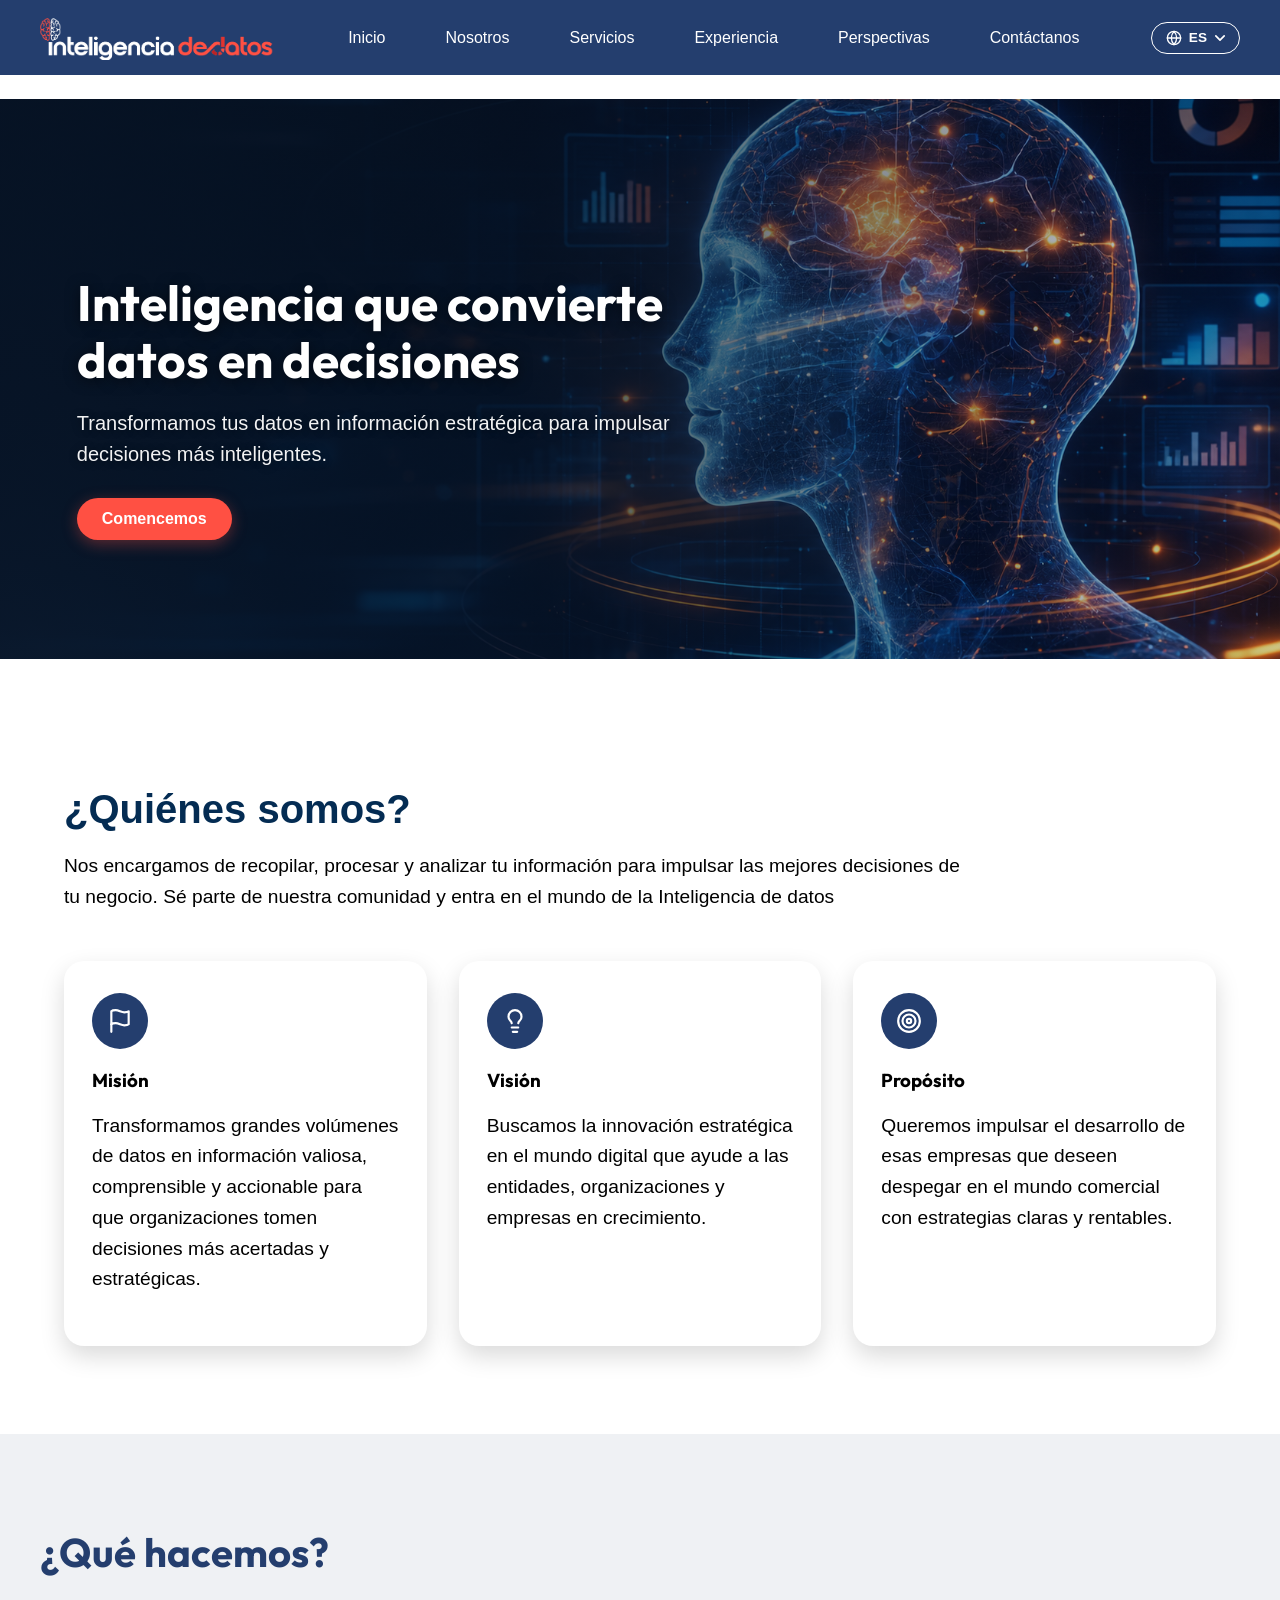
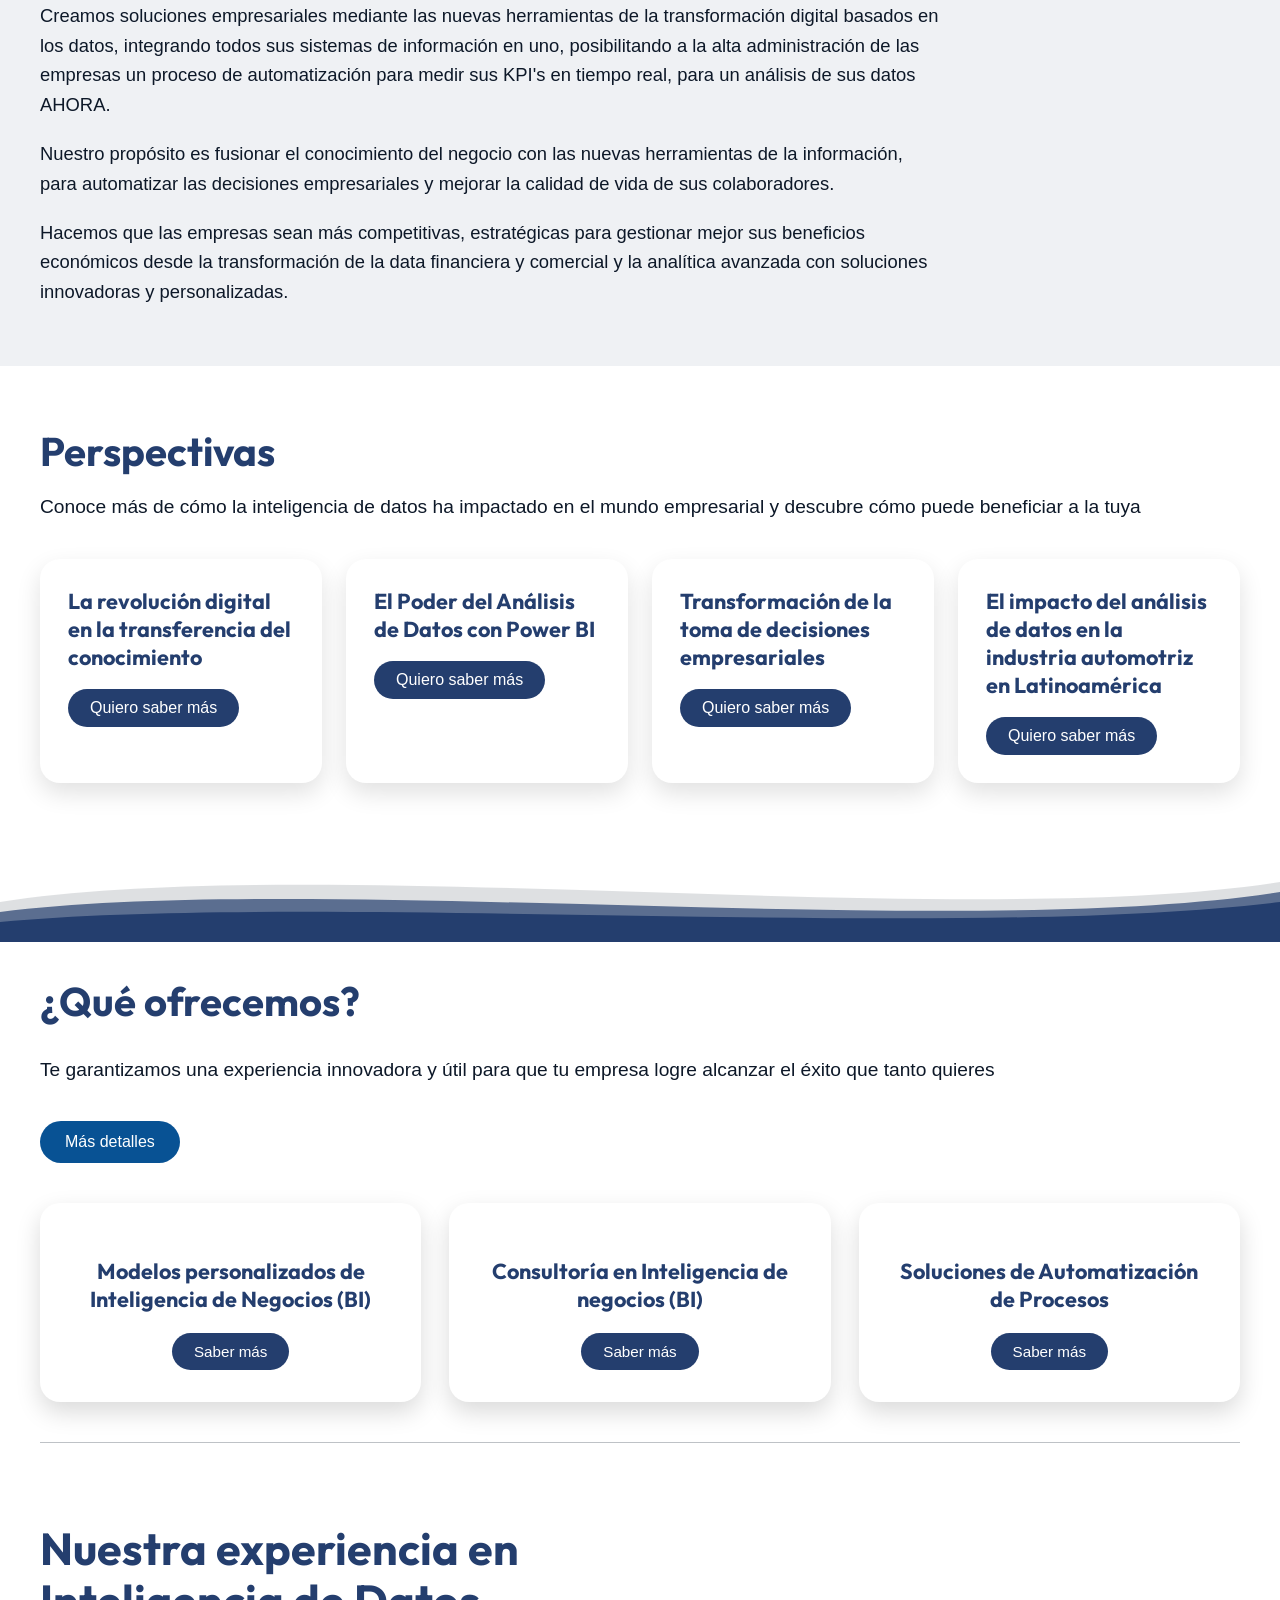
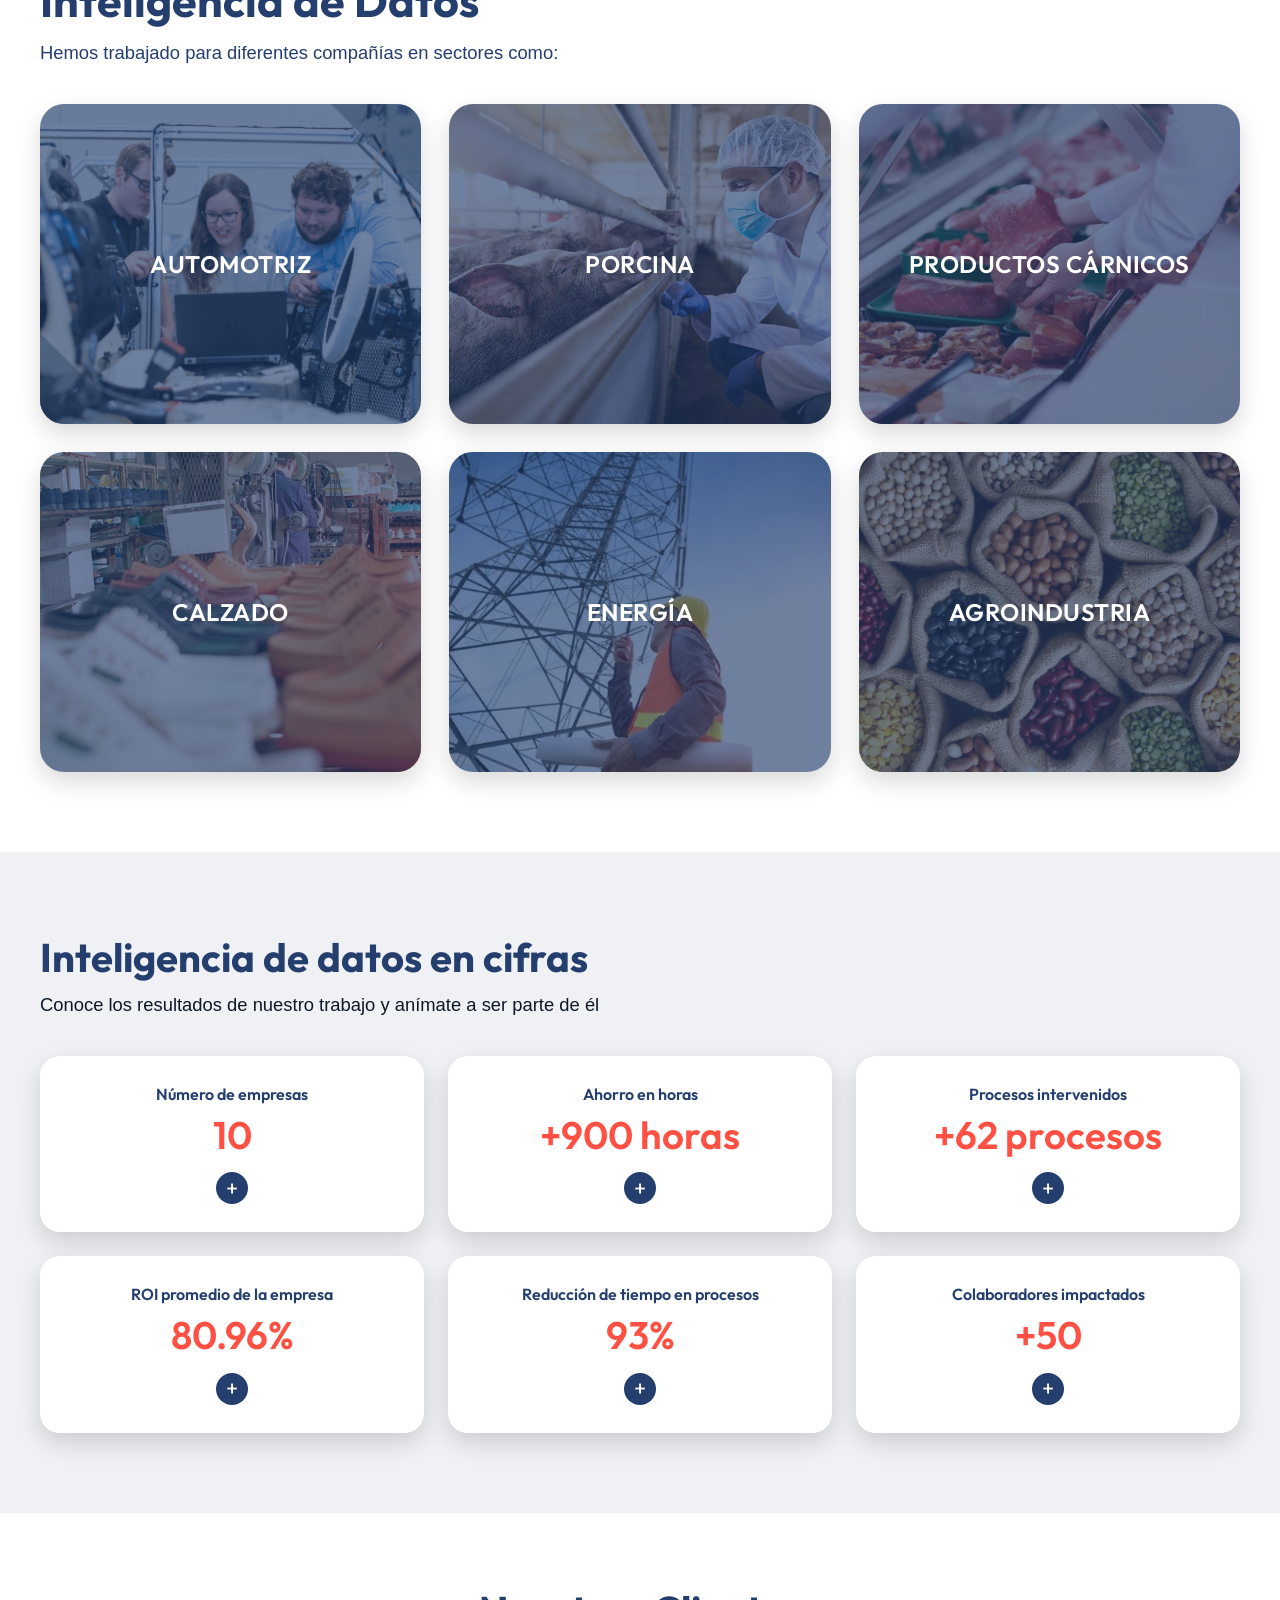
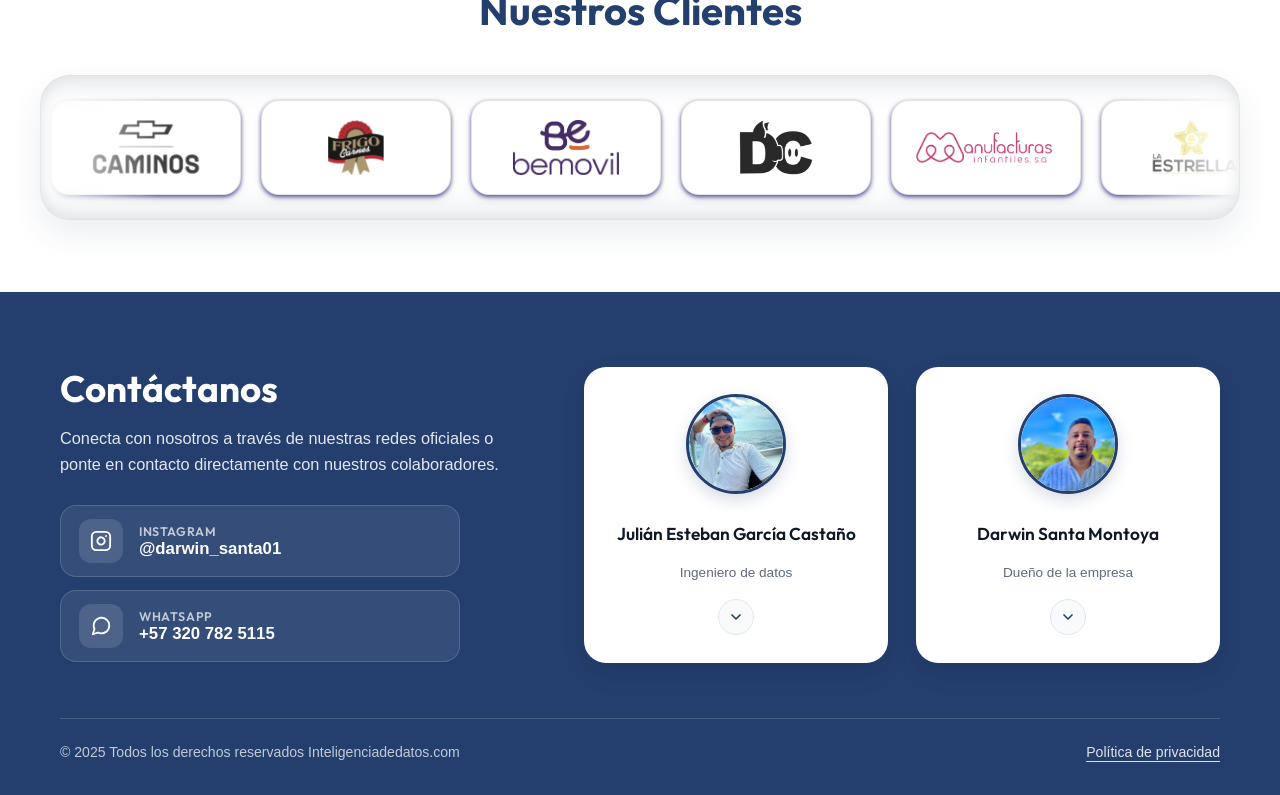
<file: index.html>
<!DOCTYPE html>  <!--DECLARA QUE ESTE DOCUMENTO ES UNA PAGINA WEB ESCRITA EN HTML5-->
<html lang="es">  <!--ETIQUETA PRINCIPAL QUE CONTIENE TODA LA PAGINA Y DEFINE QUE EL IDIOMA ES ESPAÑOL-->
<head>  <!--CONTIENE CONFIGURACIONES INTERNAS Y ENLACES QUE EL NAVEGADOR UTILIZA PERO NO SE VEN EN PANTALLA-->
  <meta charset="UTF-8">   <!--INDICA EL CONJUNTO DE CARACTERES QUE SE UTILIZA, VISUALIZAR ACENTOS, Ñ, ¿?,ETC-->
  <meta name="viewport" content="width=device-width, initial-scale=1.0">  <!--DEFINE EL AREA VISIBLE DE LA PAGINA, ESTABLECE RESPONSIVIDAD-->
  <title>Inteligencia de datos</title>  <!--TITULO DE LA PAGINA QUE SE MUESTRA EN LA PESTAÑA DEL NAVEGADOR-->
  <link href="https://fonts.googleapis.com/css2?family=Outfit:wght@400;600&display=swap" rel="stylesheet">   <!--IMPORTA LA FUENTE DESDE GOOGLE FONTS ESTABLECIDA COMO OUTFIT,400 ES EL TEXTO NORMAL Y 600 EN NEGRITA-->
  <link rel="stylesheet" href="style.css">  <!--IMPORTA EL ARCHIVO DE ESTILOS CSS, LO LLAMA -->
  <link rel="icon" href="assets/LOGOPEQUEÑO1.svg" type="image/svg+xml">
</head>
  <!-- COMIENZO DEL CUERPO DE LA PAGINA-->
<body>
 <header>  <!--ENCABEZADO DE LA PAGINA-->
  <a href="#inicio" class="logo-enlace">  <!--TODO LO QUE QUEDE DENTRO DE A SERA CLICKEABLE, INDICA QUE EL DESTINO ESTA EN LA MISMA PAGINA, SE DESPLAZARÁ HASTA INICIO DANDOLE CLICK AL LOGO-->
    <img src="assets/LOGOINTELIGENCIADEDATOSPOSITIVA.png" alt="Logo de la empresa" class="logo">   <!--ALT = ALERNATIVA COMO TEXTO EN CASO DE QUE LA IMAGEN NO CARGE POR EJEMPLO-->
  </a>

    <nav> <!--ETIQUETA SEMANTICA QUE INDICA QUE ES UN MENU DE NAVEGACION-->
    <a href = "#inicio" data-i18n="nav_inicio"> Inicio </a>  <!--DATA-I18N SIRVE PARA TRADUCIR EL TEXTO, JAVAS BUSCA LOS ELEMENTOS CON LA ETIQUETA Y CAMBIA EL IDIOMA-->
    <a href = "#nosotros" data-i18n="nav_nosotros"> Nosotros </a>
    <a href = "#servicios" data-i18n="nav_servicios"> Servicios </a>
    <a href = "#experiencia" data-i18n="nav_experiencia"> Experiencia </a>
    <a href = "#perspectivas" data-i18n="nav_perspectivas"> Perspectivas </a>
    <a href = "#contactanos" data-i18n="nav_contactanos"> Contáctanos</a>
    </nav>

  <div class="header-actions">   <!--DIV AGRUPA LOS ELEMENTOS, EN ESTE CASO LAS ACCIONES DEL HEADER-->
    <div class="lang-dropdown">   <!-- SELECTOR DESPLEGABLE DE IDIOMA -->
      <button class="lang-switch" id="lang-toggle-btn" aria-haspopup="listbox" aria-expanded="false" aria-label="Cambiar idioma" data-i18n-aria="aria_cambiar_idioma">   <!--BOTON QUE ABRE EL MENU DE IDIOMAS, ID HACE QUE JAVAS ENCUENTRE ESE BOTON
        ARIA.....FALSE HACE QUE JAVAS LO IDENTIFIQUE COMO CERRADO Y TRUE CUANDO ESTE ABIERTO, ARIALABEL NOMBRE QUE LEE EL LECTOR DE PANTALLA-->
        <svg class="lang-icon" xmlns="http://www.w3.org/2000/svg" viewBox="0 0 24 24" fill="none" stroke="currentColor" stroke-width="2" stroke-linecap="round" stroke-linejoin="round" aria-hidden="true">   <!--ESTABLECE EL ICONO DEL BOTON DE IDIOMA, SUS RELLENOS, CONTORNOS, POSICION, UNIDADES, GROSORES USANDO SVG-->
          <circle cx="12" cy="12" r="10"/>  <!--CIRCULO QUE REPRESENTA EL ICONO, EL CONTORNO, SU POSICION Y SU RADIO-->
          <line x1="2" y1="12" x2="22" y2="12"/>  <!--LINEA HORIZONTAL QUE CRUZA EL GLOBO POR LA MITAD-->
          <path d="M12 2a15.3 15.3 0 0 1 4 10 15.3 15.3 0 0 1-4 10 15.3 15.3 0 0 1-4-10 15.3 15.3 0 0 1 4-10z"/>  <!--LISTA DE INSTRUCCIONES QUE DIBUJAN EL ICONO DEL IDIOMA-->
        </svg>
        <span id="lang-actual">ES</span>  <!--SPAN HACE QUE EL TEXTO SE QUEDE AL LADO DEL ICONO, ADEMAS MUESTRA EL IDIOMA ACTUAL-->
        <svg class="lang-arrow" viewBox="0 0 12 8" fill="none" stroke="currentColor" stroke-width="2" stroke-linecap="round" stroke-linejoin="round" aria-hidden="true">   <!--ESTABLECE LA FLECHITA DEL BOTON DEL IDIOMA-->
          <path d="M1 1.5L6 6.5L11 1.5"/>  <!--DIBUJA EL TRAZO DE LA FLECHA QUE APUNTA HACIA ABAJO-->
        </svg>
      </button>
      <ul class="lang-menu" role="listbox" aria-label="Seleccionar idioma">  <!--LISTA DE OPCIONES DE IDIOMA-->
        <li>  <!--ELEMENTO O ITEM INDIVIDUAL DENTRO DE LA LISTA-->
          <button type="button" class="lang-option activo" data-lang="es" role="option" aria-selected="true">  <!--BOTON PARA SELECCIONAR EL IDIOMA-->
            <span class="lang-flag">🇪🇸</span>  <!--MUESTRA LA BANDERA DEL IDIOMA-->
            <span class="lang-name">Español</span>  <!--NOMBRE COMPLETO DEL IDIOMA-->
            <span class="lang-code">ES</span>  <!--ABREVIATURA O SIGLA DEL IDIOMA-->
          </button>
        </li>
        <li>
          <button type="button" class="lang-option" data-lang="en" role="option" aria-selected="false"> <!--OPCION DE IDIOMA INGLES, FALSE PRIMERO PORQUE LA PAGINA APARECE PRIMERAMENTE EN ESPAÑOL-->
            <span class="lang-flag">🇺🇸</span>  <!--MUESTRA LA BANDERA DEL IDIOMA-->
            <span class="lang-name">English</span>   <!--NOMBRE COMPLETO DEL IDIOMA-->
            <span class="lang-code">EN</span>   <!--ABREVIATURA O SIGLA DEL IDIOMA-->
          </button>
        </li>
        <li>
          <button type="button" class="lang-option" data-lang="pt" role="option" aria-selected="false">  <!--OPCION DE IDIOMA PORTUGUÉS, FALSE PRIMERO PORQUE LA PAGINA APARECE PRIMERAMENTE EN ESPAÑOL-->
            <span class="lang-flag">🇧🇷</span>  <!--MUESTRA LA BANDERA DEL IDIOMA-->
            <span class="lang-name">Português</span>  <!--NOMBRE COMPLETO DEL IDIOMA-->
            <span class="lang-code">PT</span>  <!--ABREVIATURA O SIGLA DEL IDIOMA-->
          </button>
        </li>
      </ul>
    </div>

    <button class="menu-toggle" id="menu-toggle" aria-label="Abrir menú" data-i18n-aria="aria_abrir_menu">  <!--ESTABLECEMOS MENU HAMBURGUESA-->
      <span></span>   <!--CADA SPAN ES UNA LINEA DEL MENU-->
      <span></span>
      <span></span>
    </button>
  </div>
</header>

  <section class="hero" id="inicio">  <!--SECCION PRINCIPAL O PORTADA DE LA PAGINA-->
    <img src="assets/HEROIMAGEN2 1.svg" alt="Fondo hero Inteligencia de datos" class="hero-forma" aria-hidden="true">  <!--IMAGEN DE FONDO DECORATIVA DE LA PORTADA-->
    
    <div class="hero-texto">  <!--CONTENEDOR QUE AGRUPA EL TEXTO Y EL BOTON DE LA PORTADA-->
      <h1 data-i18n="hero_titulo">Inteligencia que convierte <br> datos en decisiones</h1>  <!--TITULO PRINCIPAL DE LA PAGINA, Y BR DA UN SALTO DE LINEA EN EL TEXTO-->
      <p data-i18n="hero_descripcion">Transformamos tus datos en información estratégica para impulsar<br> decisiones más inteligentes.</p>  <!--PARRAFO PARA ESCRIBIR TEXTO NORMAL-->
      <a href="#nosotros" class="btn-primario" data-i18n="hero_btn">Comencemos</a>  <!--BOTON PRINCIPAL DE ACCION QUE LLEVA A LA SECCION NOSOTROS-->
    </div>
  </section>


<section id="nosotros">  <!--SECCION DE PRESENTACION SOBRE QUIENES SOMOS-->
  <h2 data-i18n="nosotros_titulo">¿Quiénes somos?</h2>  <!--SUBTITULO O ENCABEZADO DE SEGUNDO NIVEL PARA IDENTIFICAR UNA SECCION-->
  <p data-i18n="nosotros_subtitulo">Nos encargamos de recopilar, procesar y analizar tu información para impulsar las mejores decisiones de tu negocio. Sé parte de nuestra comunidad y entra en el mundo de la Inteligencia de datos</p>  <!--TEXTO INTRODUCTORIO DE LA SECCION-->
  
  <div class="pilares">  <!--CONTENEDOR EN CUADRICULA QUE AGRUPA LAS TRES TARJETAS DE PILARES-->
    <article>  <!--CONTENEDOR INDEPENDIENTE QUE AGRUPA UN TEMA COMPLETO, COMO UNA TARJETA-->
      <div class="pilar-icono pilar-icono-mision">  <!--CONTENEDOR DEL ICONO DEL PILAR-->
        <svg class="pilar-svg" xmlns="http://www.w3.org/2000/svg" viewBox="0 0 24 24" fill="none" stroke="currentColor" stroke-width="2" stroke-linecap="round" stroke-linejoin="round" aria-hidden="true">  <!--ICONO GRAFICO VECTORIAL DE LA MISION-->
          <path d="M4 15s1-1 4-1 5 2 8 2 4-1 4-1V3s-1 1-4 1-5-2-8-2-4 1-4 1z"/>  <!--DIBUJA LA BANDERA DEL ICONO-->
          <line x1="4" y1="22" x2="4" y2="15"/>  <!--DIBUJA EL PALO DE LA BANDERA-->
        </svg>
      </div>
      <h3 data-i18n="pilar_mision_tit">Misión</h3>  <!--TITULO DE TERCER NIVEL, SUBTITULO DE MENOR JERARQUIA DENTRO DE UNA TARJETA-->
      <p data-i18n="pilar_mision_desc">Transformamos grandes volúmenes de datos en información valiosa, comprensible y accionable para que organizaciones tomen decisiones más acertadas y estratégicas.</p>  <!--DESCRIPCION DE LA MISION-->
    </article>

    <article>
      <div class="pilar-icono pilar-icono-vision"> <!--CONTENEDOR DEL ICONO DEL PILAR-->
        <svg class="pilar-svg" xmlns="http://www.w3.org/2000/svg" viewBox="0 0 24 24" fill="none" stroke="currentColor" stroke-width="2" stroke-linecap="round" stroke-linejoin="round" aria-hidden="true">  <!--ICONO GRAFICO VECTORIAL DE LA VISION-->
          <path d="M15 14c.2-1 .7-1.7 1.5-2.5 1-.9 1.5-2.2 1.5-3.5A6 6 0 0 0 6 8c0 1 .2 2.2 1.5 3.5.7.7 1.3 1.5 1.5 2.5"/>  <!--DIBUJA EL CIRCULO DEL BOMBILLO-->
          <path d="M9 18h6"/>  <!--DIBUJA LA LINEA DE ARRIBA-->
          <path d="M10 22h4"/>  <!--DIBUJA LA LINEA DE ABAJO-->
        </svg>
      </div>
      <h3 data-i18n="pilar_vision_tit">Visión</h3>  <!--TITULO DE TERCER NIVEL, DE LA VISION-->
      <p data-i18n="pilar_vision_desc">Buscamos la innovación estratégica en el mundo digital que ayude a las entidades, organizaciones y empresas en crecimiento.</p>  <!--DESCRIPCION DE LA VISION-->
    </article>

    <article>
      <div class="pilar-icono pilar-icono-proposito">  <!--CONTENEDOR DEL ICONO DEL PROPOSITO-->
        <svg class="pilar-svg" xmlns="http://www.w3.org/2000/svg" viewBox="0 0 24 24" fill="none" stroke="currentColor" stroke-width="2" stroke-linecap="round" stroke-linejoin="round" aria-hidden="true">  <!--ICONO GRAFICO VECTORIAL DEL PROPÓSITO-->
          <circle cx="12" cy="12" r="10"/>  <!--PRIMER CIRCULO DEL ICONO-->
          <circle cx="12" cy="12" r="6"/>  <!--SEGUNDO CIRCULO DEL ICONO-->
          <circle cx="12" cy="12" r="2"/>  <!--TERCER CIRCULO DEL ICONO-->
        </svg>
      </div>
      <h3 data-i18n="pilar_proposito_tit">Propósito</h3>  <!--TITULO DE TERCER NIVEL, DEL PROPÓSITO-->
      <p data-i18n="pilar_proposito_desc">Queremos impulsar el desarrollo de esas empresas que deseen despegar en el mundo comercial con estrategias claras y rentables.</p>  <!--DESCRIPCION DEL PROPÓSITO-->
    </article>
  </div>
</section>

<section id="que-hacemos">  <!--SECCION QUE EXPLICA LAS ACTIVIDADES Y ENFOQUE DE LA EMPRESA-->
  <h2 data-i18n="que_hacemos_titulo">¿Qué hacemos?</h2>  <!--TITULO DE LA SECCION-->
  <p data-i18n="que_hacemos_p1">Creamos soluciones empresariales mediante las nuevas herramientas de la transformación digital basados en los datos, integrando todos sus sistemas de información en uno, posibilitando a la alta administración de las empresas un proceso de automatización para medir sus KPI's en tiempo real, para un análisis de sus datos AHORA.</p>  <!--PRIMER PARRAFO SOBRE SOLUCIONES EMPRESARIALES Y AUTOMATIZACION DE KPIS-->
  <p data-i18n="que_hacemos_p2">Nuestro propósito es fusionar el conocimiento del negocio con las nuevas herramientas de la información, para automatizar las decisiones empresariales y mejorar la calidad de vida de sus colaboradores.</p>
  <p data-i18n="que_hacemos_p3">Hacemos que las empresas sean más competitivas, estratégicas para gestionar mejor sus beneficios económicos desde la transformación de la data financiera y comercial y la analítica avanzada con soluciones innovadoras y personalizadas.</p>
</section>  <!--SE SEPARA POR LINEAS PARA QUE JAVAS PUEDA TRADUCIR CADA PARTE POR SEPARADO-->

<section id="perspectivas">  <!--SECCION DE ARTICULOS Y PERSPECTIVAS DE LA INDUSTRIA-->
  <h2 data-i18n="perspectivas_titulo">Perspectivas</h2>  <!--TITULO DE LA SECCION-->
  <p data-i18n="perspectivas_subtitulo">Conoce más de cómo la inteligencia de datos ha impactado en el mundo empresarial y descubre cómo puede beneficiar a la tuya</p>  <!--TEXTO INTRODUCTORIO DE PERSPECTIVAS-->
  <div class="perspectivas-grid">  <!--CUADRICULA QUE ORGANIZA LAS TARJETAS DE PERSPECTIVAS EN COLUMNAS Y FILAS -->

    <article class="perspectiva-tarjeta">  <!--TARJETA INDIVIDUAL DE UN ARTICULO-->
      <h3 data-i18n="pers_card1_tit">La revolución digital en la transferencia del conocimiento</h3>  <!--TITULO DEL ARTICULO-->
      <a class="btn-quiero-saber-mas" data-i18n="btn_quiero_saber_mas" href="perspectiva1.html">Quiero saber más</a>  <!--BOTON PARA LEER EL ARTICULO COMPLETO-->
    </article>

    <article class="perspectiva-tarjeta">
      <h3 data-i18n="pers_card2_tit">El Poder del Análisis de Datos con Power BI</h3>  <!--TITULO DE LA TARJETA-->
      <a class="btn-quiero-saber-mas" data-i18n="btn_quiero_saber_mas" href="perspectiva2.html#perspectiva-2">Quiero saber más</a>  <!--BOTON PARA LEER EL ARTICULO COMPLETO-->
    </article>

    <article class="perspectiva-tarjeta">
      <h3 data-i18n="pers_card3_tit">Transformación de la toma de decisiones empresariales</h3>  <!--TITULO DE LA TARJETA-->
      <a class="btn-quiero-saber-mas" data-i18n="btn_quiero_saber_mas" href="perspectiva3.html#perspectiva-3">Quiero saber más</a>  <!--BOTON PARA LEER EL ARTICULO COMPLETO-->
    </article>

    <article class="perspectiva-tarjeta">
      <h3 data-i18n="pers_card4_tit">El impacto del análisis de datos en la industria automotriz en Latinoamérica</h3>  <!--TITULO DE LA TARJETA-->
      <a class="btn-quiero-saber-mas" data-i18n="btn_quiero_saber_mas" href="perspectiva4.html#perspectiva-4">Quiero saber más</a>  <!--BOTON PARA LEER EL ARTICULO COMPLETO-->
    </article>
  </div>
</section>

<section id="servicios">  <!--SECCION QUE DE LOS SERVICIOS QUE OFRECE LA EMPRESA-->
  <svg class="ola" viewBox="0 0 1440 100" preserveAspectRatio="none">   <!--OLA DECORATIVA-->
  <path d="M0,60 C360,10 1080,90 1440,40 L1440,100 L0,100 Z" fill="#BEC2C6" opacity="0.5"></path>  <!--PRIMERA ONDULACION GRIS DECORATIVA-->
  <path d="M0,70 C360,30 1080,100 1440,50 L1440,100 L0,100 Z" fill="#243E6E" opacity="0.7"></path>  <!--SEGUNDA ONDULACION AZUL DECORATIVA-->
  <path d="M0,80 C360,50 1080,100 1440,60 L1440,100 L0,100 Z" fill="#243E6E"></path>  <!--TERCERA ONDULACION AZUL DECORATIVA-->
</svg>
  <h2 data-i18n="servicios_titulo">¿Qué ofrecemos?</h2>  <!--TITULO DE LA SECCION DE SERVICIOS-->
  <p data-i18n="servicios_subtitulo">Te garantizamos una experiencia innovadora y útil para que tu empresa logre alcanzar el éxito que tanto quieres</p>  <!--DESCRIPCION INTRODUCTORIA DE SERVICIOS-->
  <a href="#contactanos" class="btn-primario" data-i18n="servicios_btn_detalles">Más detalles</a>  <!--BOTON PARA CONTACTAR POR MAS DETALLES-->

  <div class="servicios-grid">  <!--CONTENEDOR EN CUADRICULA DE TARJETAS DE SERVICIOS-->
    <article class="servicio-card">  <!--TARJETA DEL SERVICIO1-->
      <h3 data-i18n="serv1_tit">Modelos personalizados de Inteligencia de Negocios (BI)</h3>  <!--TITULO DEL SERVICIO-->
      <button type="button" class="btn-saber-mas" data-i18n="btn_saber_mas">Saber más</button>  <!--BOTON INTERACTIVO PARA MOSTRAR U OCULTAR EL CONTENIDO-->
      <div class="servicio-contenido">  <!--BLOQUE DESPLEGABLE CON EL DETALLE DEL SERVICIO-->
        <p data-i18n="serv1_desc">Diseñamos modelos de BI que no solo interpretan números; anticipan movimientos. Es como tener un copiloto para tus decisiones estratégicas, además, convierte datos en conocimiento procesable, accionable y optimizado para tu empresa.</p>  <!--DESCRIPCION DEL SERVICIO-->
      </div>
    </article>

    <article class="servicio-card">  <!--TARJETA DEL SERVICIO2-->
      <h3 data-i18n="serv2_tit">Consultoría en Inteligencia de negocios (BI)</h3>  <!--TITULO DEL SERVICIO-->
      <button type="button" class="btn-saber-mas" data-i18n="btn_saber_mas">Saber más</button>  <!--BOTON INTERACTIVO PARA MOSTRAR U OCULTAR EL CONTENIDO-->
      <div class="servicio-contenido">  <!--BLOQUE DESPLEGABLE CON EL DETALLE DEL SERVICIO-->
        <p data-i18n="serv2_desc">Analizamos tus operaciones, te acompañamos a identificar y explorar tus necesidades y oportunidades, además, te equipamos con herramientas de BI que no solo funcionan, sino que transforman tu empresa en una organización basada en datos.</p>  <!--DESCRIPCION DEL SERVICIO-->
      </div>
    </article>

    <article class="servicio-card">  <!--TARJETA DEL SERVICIO3-->
      <h3 data-i18n="serv3_tit">Soluciones de Automatización de Procesos</h3>  <!--TITULO DEL SERVICIO-->
      <button type="button" class="btn-saber-mas" data-i18n="btn_saber_mas">Saber más</button>  <!--BOTON INTERACTIVO PARA MOSTRAR U OCULTAR EL CONTENIDO-->
      <div class="servicio-contenido">  <!--BLOQUE DESPLEGABLE CON EL DETALLE DEL SERVICIO-->
        <p data-i18n="serv3_desc">Automatizamos tus procesos con una precisión quirúrgica. En Inteligencia de Datos, creamos sistemas que trabajan como tú lo harías, pero más rápido, más inteligente y sin errores. Esto no es solo eficiencia, es liberarte para pensar en grande.</p>  <!--DESCRIPCION DEL SERVICIO-->
      </div>
    </article>
  </div>
</section>

<hr class="divisor-secciones">  <!--HR= HORIZONTAL RULE, LINEA HORIZONTAL VISUAL QUE SEPARA SECCIONES-->

<section id="experiencia">  <!--SECCION QUE MUESTRA LOS SECTORES DE  EXPERIENCIA-->
  <div class="experiencia-intro">  <!--CONTENEDOR DEL ENCABEZADO DE EXPERIENCIA-->
    <h2 data-i18n="exp_titulo">Nuestra experiencia en<br>Inteligencia de Datos</h2>  <!--TITULO DE EXPERIENCIA-->
    <p data-i18n="exp_subtitulo">Hemos trabajado para diferentes compañías en sectores como:</p>  <!--TEXTO GUIA DE LOS SECTORES-->
  </div>

  <div class="experiencia-grid">  <!--CUADRICULA DE TARJETAS DE SECTORES-->
    <article class="experiencia-card">  <!--TARJETA DE UN SECTOR CON IMAGEN Y TITULO-->
      <img src="assets/experiencia-automotriz.jpg" alt="Sector Automotriz" class="experiencia-img">  <!--FOTOGRAFIA REPRESENTATIVA DEL SECTOR-->
      <div class="experiencia-overlay"></div>  <!--CAPA DE SOMBRA OSCURA SOBRE LA FOTO PARA LEER MEJOR EL TEXTO-->
      <h3 data-i18n="exp_sec_automotriz">AUTOMOTRIZ</h3>  <!--NOMBRE DEL SECTOR EN MAYUSCULAS-->
    </article>

    <article class="experiencia-card">  <!--TARJETA DE UN SECTOR CON IMAGEN Y TITULO-->
      <img src="assets/experiencia-porcino.jpg" alt="Sector Porcino" class="experiencia-img"> <!--FOTOGRAFIA REPRESENTATIVA DEL SECTOR-->
      <div class="experiencia-overlay"></div>  <!--CAPA DE SOMBRA OSCURA SOBRE LA FOTO PARA LEER MEJOR EL TEXTO-->
      <h3 data-i18n="exp_sec_porcina">PORCINA</h3>  <!--NOMBRE DEL SECTOR EN MAYUSCULAS-->
    </article>

    <article class="experiencia-card"> <!--TARJETA DE UN SECTOR CON IMAGEN Y TITULO-->
      <img src="assets/experiencia-carnica.webp" alt="Productos Cárnicos" class="experiencia-img"> <!--FOTOGRAFIA REPRESENTATIVA DEL SECTOR-->
      <div class="experiencia-overlay"></div>  <!--CAPA DE SOMBRA OSCURA SOBRE LA FOTO PARA LEER MEJOR EL TEXTO-->
      <h3 data-i18n="exp_sec_carnicos">PRODUCTOS CÁRNICOS</h3>  <!--NOMBRE DEL SECTOR EN MAYUSCULAS-->
    </article>

    <article class="experiencia-card">  <!--TARJETA DE UN SECTOR CON IMAGEN Y TITULO-->
      <img src="assets/experiencia-calzado.jpg" alt="Sector Calzado" class="experiencia-img"> <!--FOTOGRAFIA REPRESENTATIVA DEL SECTOR-->
      <div class="experiencia-overlay"></div>  <!--CAPA DE SOMBRA OSCURA SOBRE LA FOTO PARA LEER MEJOR EL TEXTO-->
      <h3 data-i18n="exp_sec_calzado">CALZADO</h3>  <!--NOMBRE DEL SECTOR EN MAYUSCULAS-->
    </article>

    <article class="experiencia-card">  <!--TARJETA DE UN SECTOR CON IMAGEN Y TITULO-->
      <img src="assets/experiencia-energia.jpg" alt="Sector Energía" class="experiencia-img"> <!--FOTOGRAFIA REPRESENTATIVA DEL SECTOR-->
      <div class="experiencia-overlay"></div>  <!--CAPA DE SOMBRA OSCURA SOBRE LA FOTO PARA LEER MEJOR EL TEXTO-->
      <h3 data-i18n="exp_sec_energia">ENERGÍA</h3>  <!--NOMBRE DEL SECTOR EN MAYUSCULAS-->
    </article>

    <article class="experiencia-card"> <!--TARJETA DE UN SECTOR CON IMAGEN Y TITULO-->
      <img src="assets/experiencia-granos.webp" alt="Sector Agroindustria" class="experiencia-img"> <!--FOTOGRAFIA REPRESENTATIVA DEL SECTOR-->
      <div class="experiencia-overlay"></div>  <!--CAPA DE SOMBRA OSCURA SOBRE LA FOTO PARA LEER MEJOR EL TEXTO-->
      <h3 data-i18n="exp_sec_agro">AGROINDUSTRIA</h3>  <!--NOMBRE DEL SECTOR EN MAYUSCULAS-->
    </article>
  </div>
</section>

<section id="cifras">  <!--SECCION DE ESTADISTICAS Y METRICAS DE EXITO-->
  <div class="cifras-intro">  <!--CONTENEDOR DEL ENCABEZADO DE CIFRAS-->
    <h2 data-i18n="cifras_titulo">Inteligencia de datos en cifras</h2>  <!--TITULO DE LA SECCION DE CIFRAS-->
    <p data-i18n="cifras_subtitulo">Conoce los resultados de nuestro trabajo y anímate a ser parte de él</p>  <!--DESCRIPCION DE LAS METRICAS-->
  </div>

  <div class="cifras-grid">  <!--CUADRICULA DE TARJETAS DE CIFRAS INTERACTIVAS-->
    <article class="cifra-card">  <!--TARJETA DE UNA CIFRA O LOGRO-->
      <button type="button" class="btn-cifra-toggle" aria-expanded="false" aria-label="Ampliar tarjeta" data-i18n-aria="aria_ampliar_tarjeta">+</button>  <!--BOTON PARA EXPANDIR O DETALLAR LA INFORMACION DE LA CIFRA-->
      <h3 class="cifra-etiqueta" data-i18n="cifra1_etiqueta">Número de empresas</h3>  <!--TITULO O CONCEPTO DE LA METRICA-->
      <span class="cifra-numero">10</span>  <!--NUMERO O VALOR DESTACADO-->
      <div class="cifra-contenido">  <!--CONTENEDOR DEL TEXTO DETALLADO QUE SE ABRE AL DAR CLICK-->
        <p data-i18n="cifra1_desc">Empresas que confían en nuestra inteligencia de datos para impulsar sus decisiones estratégicas.</p>  <!--TEXTO EXPLICATIVO DE LA CIFRA-->
      </div>
    </article>

    <article class="cifra-card">  <!--TARJETA DE UNA CIFRA O LOGRO-->
      <button type="button" class="btn-cifra-toggle" aria-expanded="false" aria-label="Ampliar tarjeta" data-i18n-aria="aria_ampliar_tarjeta">+</button>  <!--BOTON PARA EXPANDIR O DETALLAR LA INFORMACION DE LA CIFRA-->
      <h3 class="cifra-etiqueta" data-i18n="cifra2_etiqueta">Ahorro en horas</h3>  <!--TITULO O CONCEPTO DE LA METRICA-->
      <span class="cifra-numero" data-i18n="cifra2_numero">+900 horas</span>  <!--NUMERO O VALOR DESTACADO-->
      <div class="cifra-contenido">  <!--CONTENEDOR DEL TEXTO DETALLADO QUE SE ABRE AL DAR CLICK-->
        <p data-i18n="cifra2_desc">Horas recuperadas gracias a la automatización de procesos manuales y reportes repetitivos.</p>  <!--TEXTO EXPLICATIVO DE LA CIFRA-->
      </div>
    </article>

    <article class="cifra-card">  <!--TARJETA DE UNA CIFRA O LOGRO-->
      <button type="button" class="btn-cifra-toggle" aria-expanded="false" aria-label="Ampliar tarjeta" data-i18n-aria="aria_ampliar_tarjeta">+</button>  <!--BOTON PARA EXPANDIR O DETALLAR LA INFORMACION DE LA CIFRA-->
      <h3 class="cifra-etiqueta" data-i18n="cifra3_etiqueta">Procesos intervenidos</h3>  <!--TITULO O CONCEPTO DE LA METRICA-->
      <span class="cifra-numero" data-i18n="cifra3_numero">+62 procesos</span>  <!--NUMERO O VALOR DESTACADO-->
      <div class="cifra-contenido">  <!--CONTENEDOR DEL TEXTO DETALLADO QUE SE ABRE AL DAR CLICK-->
        <p data-i18n="cifra3_desc">Procesos empresariales optimizados mediante soluciones de BI y automatización personalizadas.</p>  <!--TEXTO EXPLICATIVO DE LA CIFRA-->
      </div>
    </article>

    <article class="cifra-card">  <!--TARJETA DE UNA CIFRA O LOGRO-->
      <button type="button" class="btn-cifra-toggle" aria-expanded="false" aria-label="Ampliar tarjeta" data-i18n-aria="aria_ampliar_tarjeta">+</button>  <!--BOTON PARA EXPANDIR O DETALLAR LA INFORMACION DE LA CIFRA-->
      <h3 class="cifra-etiqueta" data-i18n="cifra4_etiqueta">ROI promedio de la empresa</h3>  <!--TITULO O CONCEPTO DE LA METRICA-->
      <span class="cifra-numero" data-i18n="cifra4_numero">80.96%</span>  <!--NUMERO O VALOR DESTACADO-->
      <div class="cifra-contenido">  <!--CONTENEDOR DEL TEXTO DETALLADO QUE SE ABRE AL DAR CLICK-->
        <p data-i18n="cifra4_desc">Retorno sobre la inversión promedio logrado por nuestros clientes tras implementar nuestras soluciones.</p>  <!--TEXTO EXPLICATIVO DE LA CIFRA-->
      </div>
    </article>

    <article class="cifra-card">  <!--TARJETA DE UNA CIFRA O LOGRO-->
      <button type="button" class="btn-cifra-toggle" aria-expanded="false" aria-label="Ampliar tarjeta" data-i18n-aria="aria_ampliar_tarjeta">+</button>  <!--BOTON PARA EXPANDIR O DETALLAR LA INFORMACION DE LA CIFRA-->
      <h3 class="cifra-etiqueta" data-i18n="cifra5_etiqueta">Reducción de tiempo en procesos</h3>  <!--TITULO O CONCEPTO DE LA METRICA-->
      <span class="cifra-numero" data-i18n="cifra5_numero">93%</span>  <!--NUMERO O VALOR DESTACADO-->
      <div class="cifra-contenido">  <!--CONTENEDOR DEL TEXTO DETALLADO QUE SE ABRE AL DAR CLICK-->
        <p data-i18n="cifra5_desc">Reducción media del tiempo operativo en procesos intervenidos con automatización e inteligencia de datos.</p>  <!--TEXTO EXPLICATIVO DE LA CIFRA-->
      </div>
    </article>

    <article class="cifra-card">  <!--TARJETA DE UNA CIFRA O LOGRO-->
      <button type="button" class="btn-cifra-toggle" aria-expanded="false" aria-label="Ampliar tarjeta" data-i18n-aria="aria_ampliar_tarjeta">+</button>  <!--BOTON PARA EXPANDIR O DETALLAR LA INFORMACION DE LA CIFRA-->
      <h3 class="cifra-etiqueta" data-i18n="cifra6_etiqueta">Colaboradores impactados</h3>  <!--TITULO O CONCEPTO DE LA METRICA-->
      <span class="cifra-numero" data-i18n="cifra6_numero">+50</span>  <!--NUMERO O VALOR DESTACADO-->
      <div class="cifra-contenido">  <!--CONTENEDOR DEL TEXTO DETALLADO QUE SE ABRE AL DAR CLICK-->
        <p data-i18n="cifra6_desc">Colaboradores que mejoraron su calidad de trabajo gracias a herramientas de datos accesibles y claras.</p>  <!--TEXTO EXPLICATIVO DE LA CIFRA-->
      </div>
    </article>
  </div>
</section>

<section id="clientes">  <!--SECCION DE CLIENTES DE LA EMPRESA-->
  <div class="clientes-intro">  <!--CONTENEDOR DEL TITULO DE CLIENTES-->
    <h2 data-i18n="clientes_titulo">Nuestros Clientes</h2>  <!--TITULO DE LA SECCION-->
  </div>

  <div class="clientes-carousel-wrapper">  <!--CARRUSEL INFINITO QUE MUESTRA LOS CLIENTES-->
    <div class="clientes-viewport">  <!--VENTANA VISIBLE DE RECORTE DEL CARRUSEL-->
      <div class="clientes-track" id="clientes-track">  <!--CINTA CONTINUA QUE SE DESPLAZA HORIZONTALMENTE-->
        <!-- BLOQUE 1 DE LOGOS -->
        <div class="cliente-item">  <!--TARJETA O CONTENEDOR INDIVIDUAL DEL LOGO-->
          <a href="https://www.caminos.com.co/es/" aria-label="Visitar el sitio de Caminos">  <!--ENLACE A LA PAGINA WEB DEL CLIENTE-->
            <img src="assets/IDCLIENTESCAMINOS.svg" alt="Caminos" class="cliente-logo">  <!--IMAGEN VECTORIAL DEL LOGO DEL CLIENTE-->
          </a>
        </div>
        <div class="cliente-item">
          <a href="https://frigocarnes.co/" aria-label="Visitar el sitio de Frigo Carnes">  <!--ENLACE A LA PAGINA WEB DEL CLIENTE-->
            <img src="assets/IDCLIENTESFRIGOCARNES.svg" alt="Frigo Carnes" class="cliente-logo">  <!--IMAGEN VECTORIAL DEL LOGO DEL CLIENTE-->
          </a>
        </div>
        <div class="cliente-item">
          <a href="https://bemovil.net/" aria-label="Visitar el sitio de Bemovil">  <!--ENLACE A LA PAGINA WEB DEL CLIENTE-->
            <img src="assets/IDCLIENTESBEMOVIL.png" alt="Bemovil" class="cliente-logo">  <!--IMAGEN VECTORIAL DEL LOGO DEL CLIENTE-->
          </a>
        </div>
        <div class="cliente-item">
          <img src="assets/IDCLIENTESDC.svg" alt="D&amp;C" class="cliente-logo">  <!--IMAGEN VECTORIAL DEL LOGO DEL CLIENTE-->
        </div>
        <div class="cliente-item">
          <a href="https://www.manufacturasinfantiles.com/" aria-label="Visitar el sitio de Manufacturas Infantiles"> <!--ENLACE A LA PAGINA WEB DEL CLIENTE-->
            <img src="assets/IDCLIENTESMANUFACTURAS.png" alt="Manufacturas Infantiles" class="cliente-logo">  <!--IMAGEN VECTORIAL DEL LOGO DEL CLIENTE-->
          </a>
        </div>
        <div class="cliente-item">
          <a href="https://laestrellasa.com/" aria-label="Visitar el sitio de La Estrella"> <!--ENLACE A LA PAGINA WEB DEL CLIENTE-->
            <img src="assets/IDCLIENTESLAESTRELLA.svg" alt="La Estrella" class="cliente-logo">  <!--IMAGEN VECTORIAL DEL LOGO DEL CLIENTE-->
          </a>
        </div>
        <div class="cliente-item">
          <a href="https://origentechnologies.com.co/" aria-label="Visitar el sitio de Origen Technologies"> <!--ENLACE A LA PAGINA WEB DEL CLIENTE-->
            <img src="assets/IDCLIENTESORIGENTECNO.svg" alt="Origen Technologies" class="cliente-logo">  <!--IMAGEN VECTORIAL DEL LOGO DEL CLIENTE-->
          </a>
        </div>
        <div class="cliente-item">
          <a href="https://www.calzacosta.com.co/?srsltid=AU7gw4UHZcbJSxJegNpmiAss-SUEoE9Kf_RPj3ya9R6E-5gA0m8z0rYJ" aria-label="Visitar el sitio de Calzacosta"> <!--ENLACE A LA PAGINA WEB DEL CLIENTE-->
            <img src="assets/IDCLIENTESCALZACOSTA.svg" alt="Calzacosta" class="cliente-logo">  <!--IMAGEN VECTORIAL DEL LOGO DEL CLIENTE-->
          </a>
        </div>
        <div class="cliente-item">
          <a href="https://juancamole.com/" aria-label="Visitar el sitio de Juancamole"> <!--ENLACE A LA PAGINA WEB DEL CLIENTE-->
            <img src="assets/IDCLIENTESJUANCAMOLE.png" alt="Juancamole" class="cliente-logo">  <!--IMAGEN VECTORIAL DEL LOGO DEL CLIENTE-->
          </a>
        </div>
        <div class="cliente-item">
          <a href="https://www.corredoresdeseguros.com/" aria-label="Visitar el sitio de Corredores de Seguros Asociados S.A."> <!--ENLACE A LA PAGINA WEB DEL CLIENTE-->
            <img src="assets/IDCLIENTESCORREDORES.svg" alt="Corredores de Seguros Asociados S.A." class="cliente-logo">  <!--IMAGEN VECTORIAL DEL LOGO DEL CLIENTE-->
          </a>
        </div>

        <!-- BLOQUE 2 DUPLICADO PARA BUCLE CONTINUO -->
        <div class="cliente-item">
          <a href="https://www.caminos.com.co/es/" aria-label="Visitar el sitio de Caminos"> <!--ENLACE A LA PAGINA WEB DEL CLIENTE-->
          <img src="assets/IDCLIENTESCAMINOS.svg" alt="Caminos" class="cliente-logo">  <!--IMAGEN VECTORIAL DEL LOGO DEL CLIENTE-->
          </a>
        </div>

        <div class="cliente-item">
          <a href="https://frigocarnes.co/" aria-label="Visitar el sitio de Frigo Carnes"> <!--ENLACE A LA PAGINA WEB DEL CLIENTE-->
          <img src="assets/IDCLIENTESFRIGOCARNES.svg" alt="Frigo Carnes" class="cliente-logo">  <!--IMAGEN VECTORIAL DEL LOGO DEL CLIENTE-->
          </a>
        </div>

        <div class="cliente-item">
          <a href="https://bemovil.net/" aria-label="Visitar el sitio de Bemovil"> <!--ENLACE A LA PAGINA WEB DEL CLIENTE-->
          <img src="assets/IDCLIENTESBEMOVIL.png" alt="Bemovil" class="cliente-logo">  <!--IMAGEN VECTORIAL DEL LOGO DEL CLIENTE-->
          </a>
        </div>

        <div class="cliente-item">
          <img src="assets/IDCLIENTESDC.svg" alt="D&amp;C" class="cliente-logo">  <!--IMAGEN VECTORIAL DEL LOGO DEL CLIENTE-->
        </div>

        <div class="cliente-item">
          <a href="https://www.manufacturasinfantiles.com/" aria-label="Visitar el sitio de Manufacturas Infantiles"> <!--ENLACE A LA PAGINA WEB DEL CLIENTE-->
          <img src="assets/IDCLIENTESMANUFACTURAS.png" alt="Manufacturas Infantiles" class="cliente-logo">  <!--IMAGEN VECTORIAL DEL LOGO DEL CLIENTE-->
          </a>
        </div>

        <div class="cliente-item">
          <a href="https://laestrellasa.com/" aria-label="Visitar el sitio de La Estrella"> <!--ENLACE A LA PAGINA WEB DEL CLIENTE-->
          <img src="assets/IDCLIENTESLAESTRELLA.svg" alt="La Estrella" class="cliente-logo">  <!--IMAGEN VECTORIAL DEL LOGO DEL CLIENTE-->
          </a>
        </div>

        <div class="cliente-item">
          <a href="https://origentechnologies.com.co/" aria-label="Visitar el sitio de Origen Technologies"> <!--ENLACE A LA PAGINA WEB DEL CLIENTE-->
          <img src="assets/IDCLIENTESORIGENTECNO.svg" alt="Origen Technologies" class="cliente-logo">  <!--IMAGEN VECTORIAL DEL LOGO DEL CLIENTE-->
          </a>
        </div>

        <div class="cliente-item">
          <a href="https://www.calzacosta.com.co/?srsltid=AU7gw4UHZcbJSxJegNpmiAss-SUEoE9Kf_RPj3ya9R6E-5gA0m8z0rYJ" aria-label="Visitar el sitio de Calzacosta"> <!--ENLACE A LA PAGINA WEB DEL CLIENTE-->
          <img src="assets/IDCLIENTESCALZACOSTA.svg" alt="Calzacosta" class="cliente-logo">  <!--IMAGEN VECTORIAL DEL LOGO DEL CLIENTE-->
          </a>
        </div>

        <div class="cliente-item">
          <a href="https://juancamole.com/" aria-label="Visitar el sitio de Juancamole"> <!--ENLACE A LA PAGINA WEB DEL CLIENTE-->
          <img src="assets/IDCLIENTESJUANCAMOLE.png" alt="Juancamole" class="cliente-logo">  <!--IMAGEN VECTORIAL DEL LOGO DEL CLIENTE-->
          </a>
        </div>

        <div class="cliente-item">
          <a href="https://www.corredoresdeseguros.com/" aria-label="Visitar el sitio de Corredores de Seguros Asociados S.A."> <!--ENLACE A LA PAGINA WEB DEL CLIENTE-->
          <img src="assets/IDCLIENTESCORREDORES.svg" alt="Corredores de Seguros Asociados S.A." class="cliente-logo">
          </a>
        </div>
      </div>
    </div>
  </div>
</section>

<!-- SECCIÓN CONTÁCTANOS -->
<section id="contactanos" class="encuentranos-seccion">  <!--SECCION DE CONTACTO Y REDES SOCIALES-->
  <div class="encuentranos-contenedor">  <!--CONTENEDOR PRINCIPAL DEL AREA DE CONTACTO-->
    <div class="encuentranos-rectangulo-azul">  <!--TARJETA O FONDO AZUL QUE AGRUPA LA INFORMACION Y LOS COLABORADORES-->
      
      <!-- PARTE IZQUIERDA: INFORMACIÓN Y REDES SOCIALES -->
      <div class="encuentranos-col-info">  <!--COLUMNA IZQUIERDA CON LOS CANALES DIRECTOS DE COMUNICACION-->
        <h2 class="encuentranos-titulo" data-i18n="encuentranos_titulo">Contáctanos</h2>  <!--TITULO DE CONTACTO-->
        <p class="encuentranos-descripcion" data-i18n="encuentranos_desc">  <!--TEXTO EXPLICATIVO PARA CONTACTAR-->
          Conecta con nosotros a través de nuestras redes oficiales o ponte en contacto directamente con nuestros colaboradores.
        </p>

        <!-- ICONOS Y ENLACES DIRECTOS = INSTAGRAM, WHATSAPP -->
        <div class="encuentranos-canales">  <!--CONTENEDOR DE LOS BOTONES DE REDES SOCIALES-->
          <!-- INSTAGRAM -->
          <a href="https://www.instagram.com/darwin_santa01/" target="_blank" rel="noopener noreferrer" class="canal-item canal-instagram" aria-label="Visitar el perfil de Instagram de Darwin Santa">  <!--ENLACE EXTERNO AL PERFIL DE INSTAGRAM-->
            <div class="canal-icono-wrap">  <!--CONTENEDOR CIRCULAR DEL ICONO-->
              <svg class="canal-svg" viewBox="0 0 24 24" width="22" height="22" fill="none" stroke="currentColor" stroke-width="2" stroke-linecap="round" stroke-linejoin="round" aria-hidden="true">  <!--ICONO VECTORIAL DE INSTAGRAM-->
                <rect x="2" y="2" width="20" height="20" rx="5" ry="5"></rect>  <!--DIBUJA UN RECTANGULO O CUADRADO EN EL GRAFICO SVG-->
                <path d="M16 11.37A4 4 0 1 1 12.63 8 4 4 0 0 1 16 11.37z"></path>  <!--DIBUJA EL LENTE CIRCULAR DE LA CAMARA DEL LOGO-->
                <line x1="17.5" y1="6.5" x2="17.51" y2="6.5"></line>  <!--DIBUJA EL PUNTO DEL FLASH DE LA CAMARA-->
              </svg>
            </div>
            <div class="canal-texto">  <!--CONTENEDOR DE TEXTO DEL CANAL-->
              <span class="canal-nombre">Instagram</span>  <!--NOMBRE DE LA RED SOCIAL-->
              <span class="canal-dato">@darwin_santa01</span>  <!--NOMBRE DE USUARIO O CUENTA-->
            </div>
          </a>

          <!-- WHATSAPP PRINCIPAL -->
          <a href="https://wa.me/573207825115" target="_blank" rel="noopener noreferrer" class="canal-item canal-whatsapp" aria-label="Escribir a nuestro WhatsApp general"> <!--ENLACE EXTERNO AL WHATSAPP GENERAL-->
            <div class="canal-icono-wrap"> <!--CONTENEDOR CIRCULAR DEL ICONO DE WHATSAPP-->
              <svg class="canal-svg" viewBox="0 0 24 24" width="22" height="22" fill="none" stroke="currentColor" stroke-width="2" stroke-linecap="round" stroke-linejoin="round" aria-hidden="true"> <!--ICONO VECTORIAL DE WHATSAPP-->
                <path d="M21 11.5a8.38 8.38 0 0 1-.9 3.8 8.5 8.5 0 0 1-7.6 4.7 8.38 8.38 0 0 1-3.8-.9L3 21l1.9-5.7a8.38 8.38 0 0 1-.9-3.8 8.5 8.5 0 0 1 4.7-7.6 8.38 8.38 0 0 1 3.8-.9h.5a8.48 8.48 0 0 1 8 8v.5z"></path>  <!--DIBUJA EL ICONO DE WHATSAPP-->
              </svg>
            </div>
            <div class="canal-texto"> <!--CONTENEDOR DE TEXTO DEL CANAL-->
              <span class="canal-nombre">WhatsApp</span>  <!--NOMBRE DE LA RED SOCIAL-->
              <span class="canal-dato">+57 320 782 5115</span>  <!--NUMERO DE TELEFONO DE DARWIN-->
            </div>
          </a>
        </div>
      </div>

      <!-- PARTE DERECHA: TARJETAS DE COLABORADORES CON FOTO CIRCULAR Y DESPLEGABLE -->
      <div class="encuentranos-col-colaboradores">  <!--COLUMNA DERECHA QUE CONTIENE LAS TARJETAS DE LAS PERSONAS-->
        
        <!--1ER COLABORADOR. JULIAN-->
        <article class="colaborador-card" tabindex="0">  <!--TARJETA DEL PRIMER COLABORADOR-->
          <div class="colaborador-top">  <!--PARTE SUPERIOR VISIBLE DE LA TARJETA-->
            <div class="colaborador-circulo">  <!--CONTENEDOR REDONDO DE LA FOTO DE PERFIL-->
              <img src="assets/JULIANFOTO 1.svg" alt="Foto colaborador 1" class="colaborador-avatar-img" onerror="this.style.display='none'; this.nextElementSibling.style.display='flex';">  <!--FOTO DEL COLABORADOR CON CONDICION DE OCULTARSE SI NO CARGA-->
              <div class="colaborador-avatar-fallback" style="display: none;" aria-hidden="true">  <!--ICONO DE RESPALDO SI LA FOTO NO CARGA-->
                <svg viewBox="0 0 24 24" width="46" height="46" fill="none" stroke="currentColor" stroke-width="1.6" stroke-linecap="round" stroke-linejoin="round"> <!--ICONO VECTORIAL DE PERFIL-->
                  <path d="M20 21v-2a4 4 0 0 0-4-4H8a4 4 0 0 0-4 4v2"></path>  <!--DIBUJA LA PARTE INFERIOR DEL ICONO DE PERFIL-->
                  <circle cx="12" cy="7" r="4"></circle> <!--DIBUJA LA CABEZA DEL ICONO DE PERFIL-->
                </svg>
              </div>
            </div>
            <div class="colaborador-encabezado">  <!--CONTENEDOR DEL NOMBRE Y CARGO-->
              <h3 class="colaborador-nombre">Julián Esteban García Castaño</h3>  <!--NOMBRE COMPLETO DE COLABORADOR1- JULIAN-->
              <span class="colaborador-cargo">Ingeniero de datos</span>  <!--CARGO DE COLABORADOR1-->
            </div>
            <button type="button" class="colaborador-toggle-btn" aria-expanded="false" aria-label="Desplegar información de contacto" data-i18n-aria="colab_toggle_aria">  <!--BOTON PARA EXPANDIR LA INFORMACION DE CONTACTO-->
              <svg class="toggle-chevron" viewBox="0 0 24 24" width="16" height="16" fill="none" stroke="currentColor" stroke-width="2.5" stroke-linecap="round" stroke-linejoin="round" aria-hidden="true"> <!--ICONO VECTORIAL DE FLECHA HACIA ABAJO-->
                <polyline points="6 9 12 15 18 9"></polyline>  <!--DIBUJA UNA LINEA CON MULTIPLES PUNTOS DE QUIEBRE EN SVG, COMO UNA FLECHA O CHEVRON-->
              </svg>
            </button>
          </div>

          <!-- CONTENIDO DESPLEGABLE CON INFORMACIÓN DE CONTACTO Y WHATSAPP -->
          <div class="colaborador-desplegable">  <!--PANEL DESPLEGABLE CON LOS DATOS DE CONTACTO-->
            <div class="colaborador-contacto-linea">  <!--FILA CON ICONO Y CORREO ELECTRONICO-->
              <svg viewBox="0 0 24 24" width="16" height="16" fill="none" stroke="currentColor" stroke-width="2" stroke-linecap="round" stroke-linejoin="round" aria-hidden="true"> <!--ICONO VECTORIAL DE CORREO ELECTRONICO-->
                <path d="M4 4h16c1.1 0 2 .9 2 2v12c0 1.1-.9 2-2 2H4c-1.1 0-2-.9-2-2V6c0-1.1.9-2 2-2z"></path>  <!--DIBUJA EL RECTANGULO DEL CORREO ELECTRONICO-->
                <polyline points="22,6 12,13 2,6"></polyline>  <!--DIBUJA LA FLECHA DEL CORREO ELECTRONICO-->
              </svg>
              <span class="colaborador-email">juliangarcia3200@gmail.com</span>  <!--DIRECCION DE CORREO ELECTRONICO-->
            </div>
            <div class="colaborador-contacto-linea">  <!--FILA CON ICONO Y NUMERO DE TELEFONO-->
              <svg viewBox="0 0 24 24" width="16" height="16" fill="none" stroke="currentColor" stroke-width="2" stroke-linecap="round" stroke-linejoin="round" aria-hidden="true">  <!--ICONO VECTORIAL DE TELEFONO-->
                <path d="M21 11.5a8.38 8.38 0 0 1-.9 3.8 8.5 8.5 0 0 1-7.6 4.7 8.38 8.38 0 0 1-3.8-.9L3 21l1.9-5.7a8.38 8.38 0 0 1-.9-3.8 8.5 8.5 0 0 1 4.7-7.6 8.38 8.38 0 0 1 3.8-.9h.5a8.48 8.48 0 0 1 8 8v.5z"></path> <!--DIBUJA EL ICONO DE TELEFONO-->
              </svg>
              <a href="https://wa.me/573015795327" target="_blank" rel="noopener noreferrer" class="colaborador-link-telefono">+57 301 579 5327</a>  <!--ENLACE DIRECTO AL NUMERO DE TELEFONO-->
            </div>
            <a href="https://wa.me/573015795327" target="_blank" rel="noopener noreferrer" class="btn-colaborador-whatsapp">  <!--BOTON DE ACCESO DIRECTO A CHAT DE WHATSAPP-->
              <svg viewBox="0 0 24 24" width="17" height="17" fill="none" stroke="currentColor" stroke-width="2" stroke-linecap="round" stroke-linejoin="round" aria-hidden="true"> <!--ICONO VECTORIAL DE WHATSAPP-->
                <path d="M21 11.5a8.38 8.38 0 0 1-.9 3.8 8.5 8.5 0 0 1-7.6 4.7 8.38 8.38 0 0 1-3.8-.9L3 21l1.9-5.7a8.38 8.38 0 0 1-.9-3.8 8.5 8.5 0 0 1 4.7-7.6 8.38 8.38 0 0 1 3.8-.9h.5a8.48 8.48 0 0 1 8 8v.5z"></path> <!--DIBUJA EL ICONO DE WHATSAPP-->
              </svg>
              <span>WhatsApp: +57 301 579 5327</span>
            </a>
          </div>
        </article>

        <!-- COLABORADOR 2 -->
        <article class="colaborador-card" tabindex="0">
          <div class="colaborador-top">
            <div class="colaborador-circulo"> <!--CÍRCULO QUE CONTIENE LA IMAGEN DEL COLABORADOR-->
              <img src="assets/DARWINFOTO 1.svg" alt="Foto colaborador 2" class="colaborador-avatar-img" onerror="this.style.display='none'; this.nextElementSibling.style.display='flex';"> <!--IMAGEN DEL COLABORADOR-->
              <div class="colaborador-avatar-fallback" style="display: none;" aria-hidden="true"> <!--FALLBACK DE LA IMAGEN DEL COLABORADOR-->
                <svg viewBox="0 0 24 24" width="46" height="46" fill="none" stroke="currentColor" stroke-width="1.6" stroke-linecap="round" stroke-linejoin="round"> <!--ICONO VECTORIAL DE PERFIL-->
                  <path d="M20 21v-2a4 4 0 0 0-4-4H8a4 4 0 0 0-4 4v2"></path> <!--DIBUJA EL ICONO DE PERFIL-->
                  <circle cx="12" cy="7" r="4"></circle>  <!--DIBUJA LA CABEZA DEL ICONO DE PERFIL-->
                </svg>
              </div>
            </div>
            <div class="colaborador-encabezado">
              <h3 class="colaborador-nombre">Darwin Santa Montoya</h3>
              <span class="colaborador-cargo">Dueño de la empresa</span>
            </div>
            <button type="button" class="colaborador-toggle-btn" aria-expanded="false" aria-label="Desplegar información de contacto" data-i18n-aria="colab_toggle_aria"> <!--BOTON PARA EXPANDIR LA INFORMACION DE CONTACTO-->
              <svg class="toggle-chevron" viewBox="0 0 24 24" width="16" height="16" fill="none" stroke="currentColor" stroke-width="2.5" stroke-linecap="round" stroke-linejoin="round" aria-hidden="true"> <!--ICONO VECTORIAL DE FLECHA HACIA ABAJO-->
                <polyline points="6 9 12 15 18 9"></polyline> <!--DIBUJA LA FLECHA HACIA ABAJO-->
              </svg>
            </button>
          </div>

          <!-- CONTENIDO DESPLEGABLE CON INFORMACIÓN DE CONTACTO Y WHATSAPP -->
          <div class="colaborador-desplegable">
            <div class="colaborador-contacto-linea"> <!--FILA CON ICONO Y CORREO ELECTRONICO-->
              <svg viewBox="0 0 24 24" width="16" height="16" fill="none" stroke="currentColor" stroke-width="2" stroke-linecap="round" stroke-linejoin="round" aria-hidden="true"> <!--ICONO VECTORIAL DE CORREO ELECTRÓNICO-->
                <path d="M4 4h16c1.1 0 2 .9 2 2v12c0 1.1-.9 2-2 2H4c-1.1 0-2-.9-2-2V6c0-1.1.9-2 2-2z"></path> <!--DIBUJA EL ICONO DE CORREO ELECTRÓNICO-->
                <polyline points="22,6 12,13 2,6"></polyline> <!--DIBUJA LA LINEA DEL CORREO ELECTRÓNICO-->
              </svg>
              <span class="colaborador-email">programacion@inteligenciadedatos.com</span>
            </div>
            <div class="colaborador-contacto-linea"> <!--FILA CON ICONO Y NUMERO DE TELEFONO-->
              <svg viewBox="0 0 24 24" width="16" height="16" fill="none" stroke="currentColor" stroke-width="2" stroke-linecap="round" stroke-linejoin="round" aria-hidden="true"> <!--ICONO VECTORIAL DE TELÉFONO-->
                <path d="M21 11.5a8.38 8.38 0 0 1-.9 3.8 8.5 8.5 0 0 1-7.6 4.7 8.38 8.38 0 0 1-3.8-.9L3 21l1.9-5.7a8.38 8.38 0 0 1-.9-3.8 8.5 8.5 0 0 1 4.7-7.6 8.38 8.38 0 0 1 3.8-.9h.5a8.48 8.48 0 0 1 8 8v.5z"></path> <!--DIBUJA EL ICONO DE TELÉFONO-->
              </svg>
              <a href="https://wa.me/573207825115" target="_blank" rel="noopener noreferrer" class="colaborador-link-telefono">+57 320 782 5115</a> <!--LINK DE NUMERO DE WHATSAPP-->
            </div>
            <a href="https://wa.me/573207825115" target="_blank" rel="noopener noreferrer" class="btn-colaborador-whatsapp"> <!--BOTON DE WHATSAPP DEL CONTACTO-->
              <svg viewBox="0 0 24 24" width="17" height="17" fill="none" stroke="currentColor" stroke-width="2" stroke-linecap="round" stroke-linejoin="round" aria-hidden="true"> <!--ICONO VECTORIAL DE WHATSAPP-->
                <path d="M21 11.5a8.38 8.38 0 0 1-.9 3.8 8.5 8.5 0 0 1-7.6 4.7 8.38 8.38 0 0 1-3.8-.9L3 21l1.9-5.7a8.38 8.38 0 0 1-.9-3.8 8.5 8.5 0 0 1 4.7-7.6 8.38 8.38 0 0 1 3.8-.9h.5a8.48 8.48 0 0 1 8 8v.5z"></path> <!--DIBUJA EL ICONO DE WHATSAPP-->
              </svg>
              <span>WhatsApp: +57 320 782 5115</span>
            </a>
          </div>
        </article>

      </div>

    </div>

    <!-- BARRA INFERIOR / COPYRIGHT Y POLÍTICA DE PRIVACIDAD -->
    <div class="footer-bottom">  <!--BARRA INFERIOR DEL PIE DE PAGINA-->
      <p class="footer-copyright" data-i18n="footer_copyright">© 2025 Todos los derechos reservados Inteligenciadedatos.com</p>  <!--TEXTO DE DERECHOS DE AUTOR-->
      <a href="politicadeprivacidad.html" class="footer-link-privacidad" data-i18n="footer_privacidad">Política de privacidad</a>  <!--ENLACE A LA PAGINA DE POLITICA DE PRIVACIDAD-->
    </div>

  </div>
</section>

<script src="translations.js"></script>  <!--CONECTA Y EJECUTA UN ARCHIVO DE JAVASCRIPT EXTERNO EN LA PAGINA-->
<script src="script.js"></script>
</body>
</html>
</file>
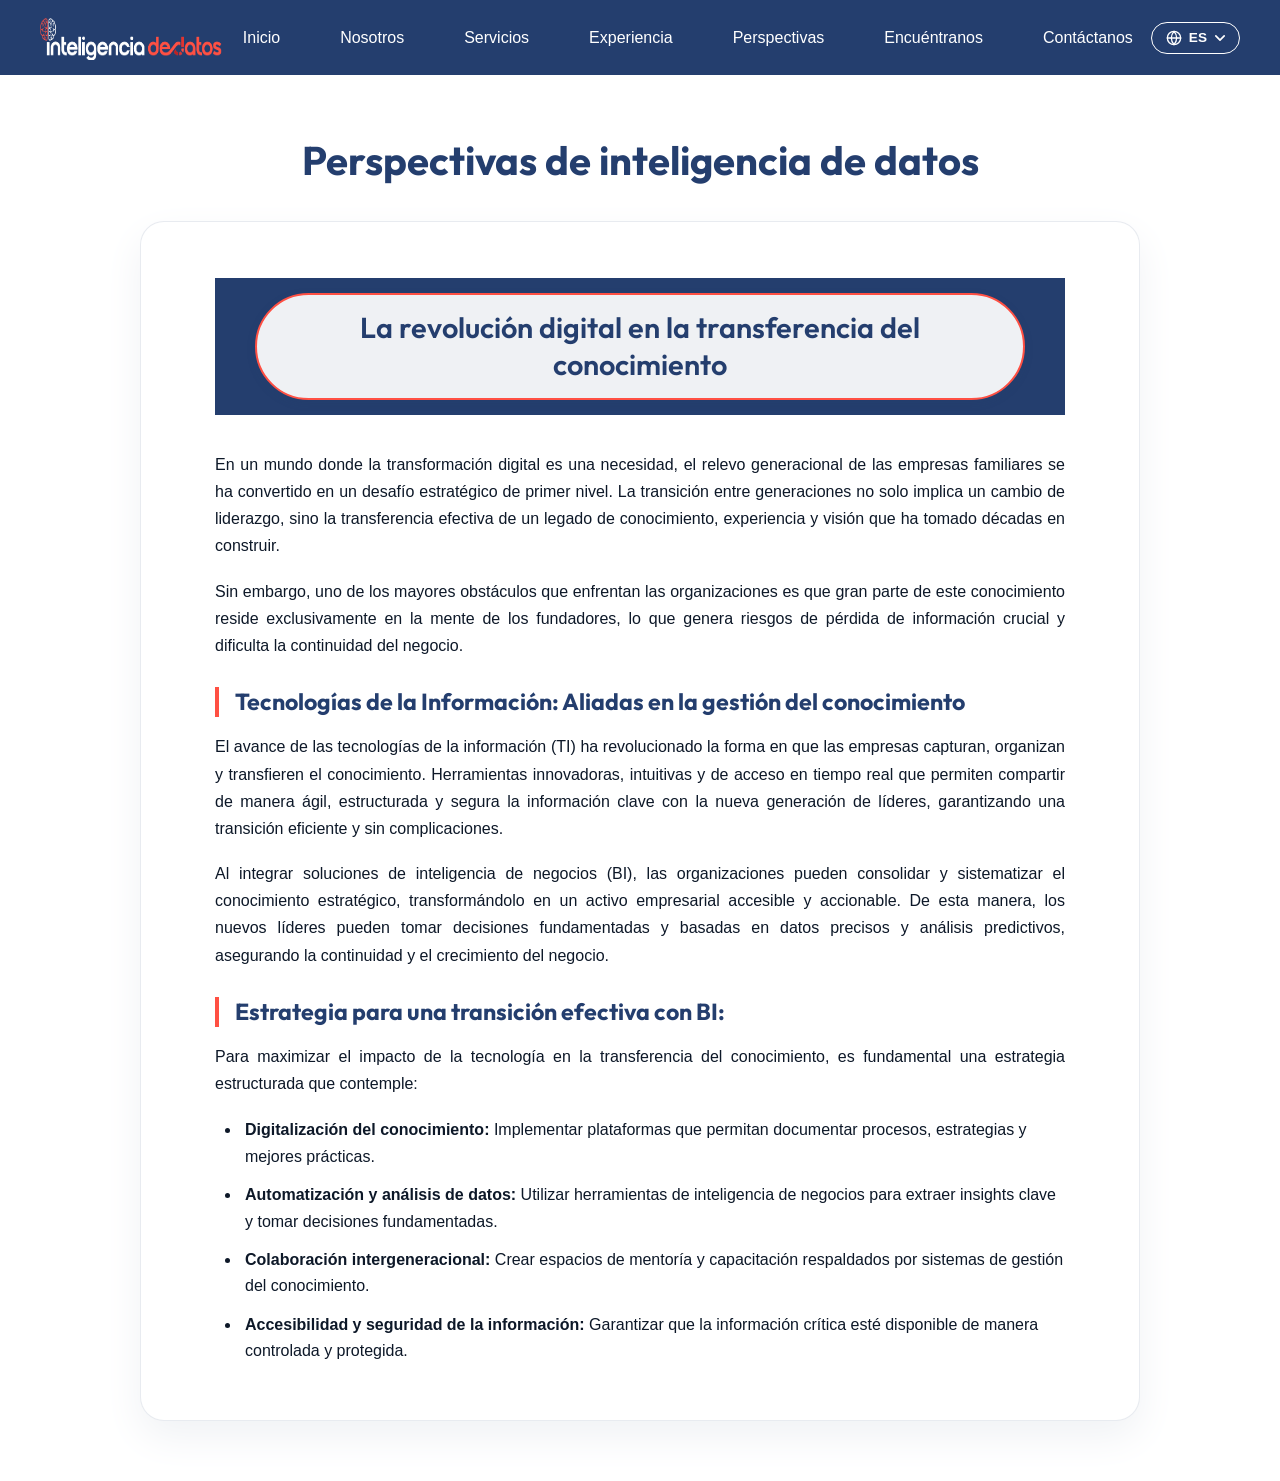
<file: perspectiva1.html>
<!DOCTYPE html>
<html lang="es">
<head>
  <meta charset="UTF-8">
  <meta name="viewport" content="width=device-width, initial-scale=1.0">
  <title>Perspectivas | Inteligencia de datos</title>
  <link href="https://fonts.googleapis.com/css2?family=Outfit:wght@400;600&display=swap" rel="stylesheet">
  <link rel="stylesheet" href="style.css">
</head>
<body>
  <header>
    <a href="index.html#inicio" class="logo-enlace">
      <img src="assets/LOGOINTELIGENCIADEDATOSPOSITIVA.png" alt="Logo de la empresa" class="logo">
    </a>

    <nav>
      <a href="index.html#inicio" data-i18n="nav_inicio">Inicio</a>
      <a href="index.html#nosotros" data-i18n="nav_nosotros">Nosotros</a>
      <a href="index.html#servicios" data-i18n="nav_servicios">Servicios</a>
      <a href="index.html#experiencia" data-i18n="nav_experiencia">Experiencia</a>
      <a href="index.html#perspectivas" data-i18n="nav_perspectivas">Perspectivas</a>
      <a href="index.html#encuentranos" data-i18n="nav_encuentranos">Encuéntranos</a>
      <a href="index.html#contactanos" data-i18n="nav_contactanos">Contáctanos</a>
    </nav>

    <div class="header-actions">
          <!-- SELECTOR DESPLEGABLE DE IDIOMA -->
    <div class="lang-dropdown">
      <button class="lang-switch" id="lang-toggle-btn" aria-haspopup="listbox" aria-expanded="false" aria-label="Cambiar idioma" data-i18n-aria="aria_cambiar_idioma">
        <svg class="lang-icon" xmlns="http://www.w3.org/2000/svg" viewBox="0 0 24 24" fill="none" stroke="currentColor" stroke-width="2" stroke-linecap="round" stroke-linejoin="round" aria-hidden="true">
          <circle cx="12" cy="12" r="10"/>
          <line x1="2" y1="12" x2="22" y2="12"/>
          <path d="M12 2a15.3 15.3 0 0 1 4 10 15.3 15.3 0 0 1-4 10 15.3 15.3 0 0 1-4-10 15.3 15.3 0 0 1 4-10z"/>
        </svg>
        <span id="lang-actual">ES</span>
        <svg class="lang-arrow" viewBox="0 0 12 8" fill="none" stroke="currentColor" stroke-width="2" stroke-linecap="round" stroke-linejoin="round" aria-hidden="true">
          <path d="M1 1.5L6 6.5L11 1.5"/>
        </svg>
      </button>
      <ul class="lang-menu" role="listbox" aria-label="Seleccionar idioma">
        <li>
          <button type="button" class="lang-option activo" data-lang="es" role="option" aria-selected="true">
            <span class="lang-flag">🇪🇸</span>
            <span class="lang-name">Español</span>
            <span class="lang-code">ES</span>
          </button>
        </li>
        <li>
          <button type="button" class="lang-option" data-lang="en" role="option" aria-selected="false">
            <span class="lang-flag">🇺🇸</span>
            <span class="lang-name">English</span>
            <span class="lang-code">EN</span>
          </button>
        </li>
        <li>
          <button type="button" class="lang-option" data-lang="pt" role="option" aria-selected="false">
            <span class="lang-flag">🇧🇷</span>
            <span class="lang-name">Português</span>
            <span class="lang-code">PT</span>
          </button>
        </li>
      </ul>
    </div>
      <button class="menu-toggle" id="menu-toggle" aria-label="Abrir menú" data-i18n-aria="aria_abrir_menu">
        <span></span>
        <span></span>
        <span></span>
      </button>
    </div>
  </header>

  <main>
    <section id="perspectiva">
      <h1 data-i18n="perspectiva_general_titulo">Perspectivas de inteligencia de datos</h1>
      <div class="perspectiva-detalles">
        <article class="perspectiva-detalle perspectiva-articulo" id="perspectiva-1">
          <header class="perspectiva-articulo-cabecera">
            <h2 class="perspectiva-titulo-pildora" data-i18n="p1_titulo">La revolución digital en la transferencia del conocimiento</h2>
          </header>

          <div class="perspectiva-contenido">
            <p data-i18n="p1_intro1">En un mundo donde la transformación digital es una necesidad, el relevo generacional de las empresas familiares se ha convertido en un desafío estratégico de primer nivel. La transición entre generaciones no solo implica un cambio de liderazgo, sino la transferencia efectiva de un legado de conocimiento, experiencia y visión que ha tomado décadas en construir.</p>
            <p data-i18n="p1_intro2">Sin embargo, uno de los mayores obstáculos que enfrentan las organizaciones es que gran parte de este conocimiento reside exclusivamente en la mente de los fundadores, lo que genera riesgos de pérdida de información crucial y dificulta la continuidad del negocio.</p>
            <h3 data-i18n="p1_subtit1">Tecnologías de la Información: Aliadas en la gestión del conocimiento</h3>
            <p data-i18n="p1_p1">El avance de las tecnologías de la información (TI) ha revolucionado la forma en que las empresas capturan, organizan y transfieren el conocimiento. Herramientas innovadoras, intuitivas y de acceso en tiempo real que permiten compartir de manera ágil, estructurada y segura la información clave con la nueva generación de líderes, garantizando una transición eficiente y sin complicaciones.</p>
            <p data-i18n="p1_p2">Al integrar soluciones de inteligencia de negocios (BI), las organizaciones pueden consolidar y sistematizar el conocimiento estratégico, transformándolo en un activo empresarial accesible y accionable. De esta manera, los nuevos líderes pueden tomar decisiones fundamentadas y basadas en datos precisos y análisis predictivos, asegurando la continuidad y el crecimiento del negocio.</p>
            <h3 data-i18n="p1_subtit2">Estrategia para una transición efectiva con BI:</h3>
            <p data-i18n="p1_p3">Para maximizar el impacto de la tecnología en la transferencia del conocimiento, es fundamental una estrategia estructurada que contemple:</p>
            <ul>
              <li data-i18n="p1_li1"><strong>Digitalización del conocimiento:</strong> Implementar plataformas que permitan documentar procesos, estrategias y mejores prácticas.</li>
              <li data-i18n="p1_li2"><strong>Automatización y análisis de datos:</strong> Utilizar herramientas de inteligencia de negocios para extraer insights clave y tomar decisiones fundamentadas.</li>
              <li data-i18n="p1_li3"><strong>Colaboración intergeneracional:</strong> Crear espacios de mentoría y capacitación respaldados por sistemas de gestión del conocimiento.</li>
              <li data-i18n="p1_li4"><strong>Accesibilidad y seguridad de la información:</strong> Garantizar que la información crítica esté disponible de manera controlada y protegida.</li>
            </ul>
          </div>
        </article>
        </div>
      </section>
    </main>
  


  <script src="translations.js"></script>
  <script src="script.js"></script>
</body>
</html>
</file>
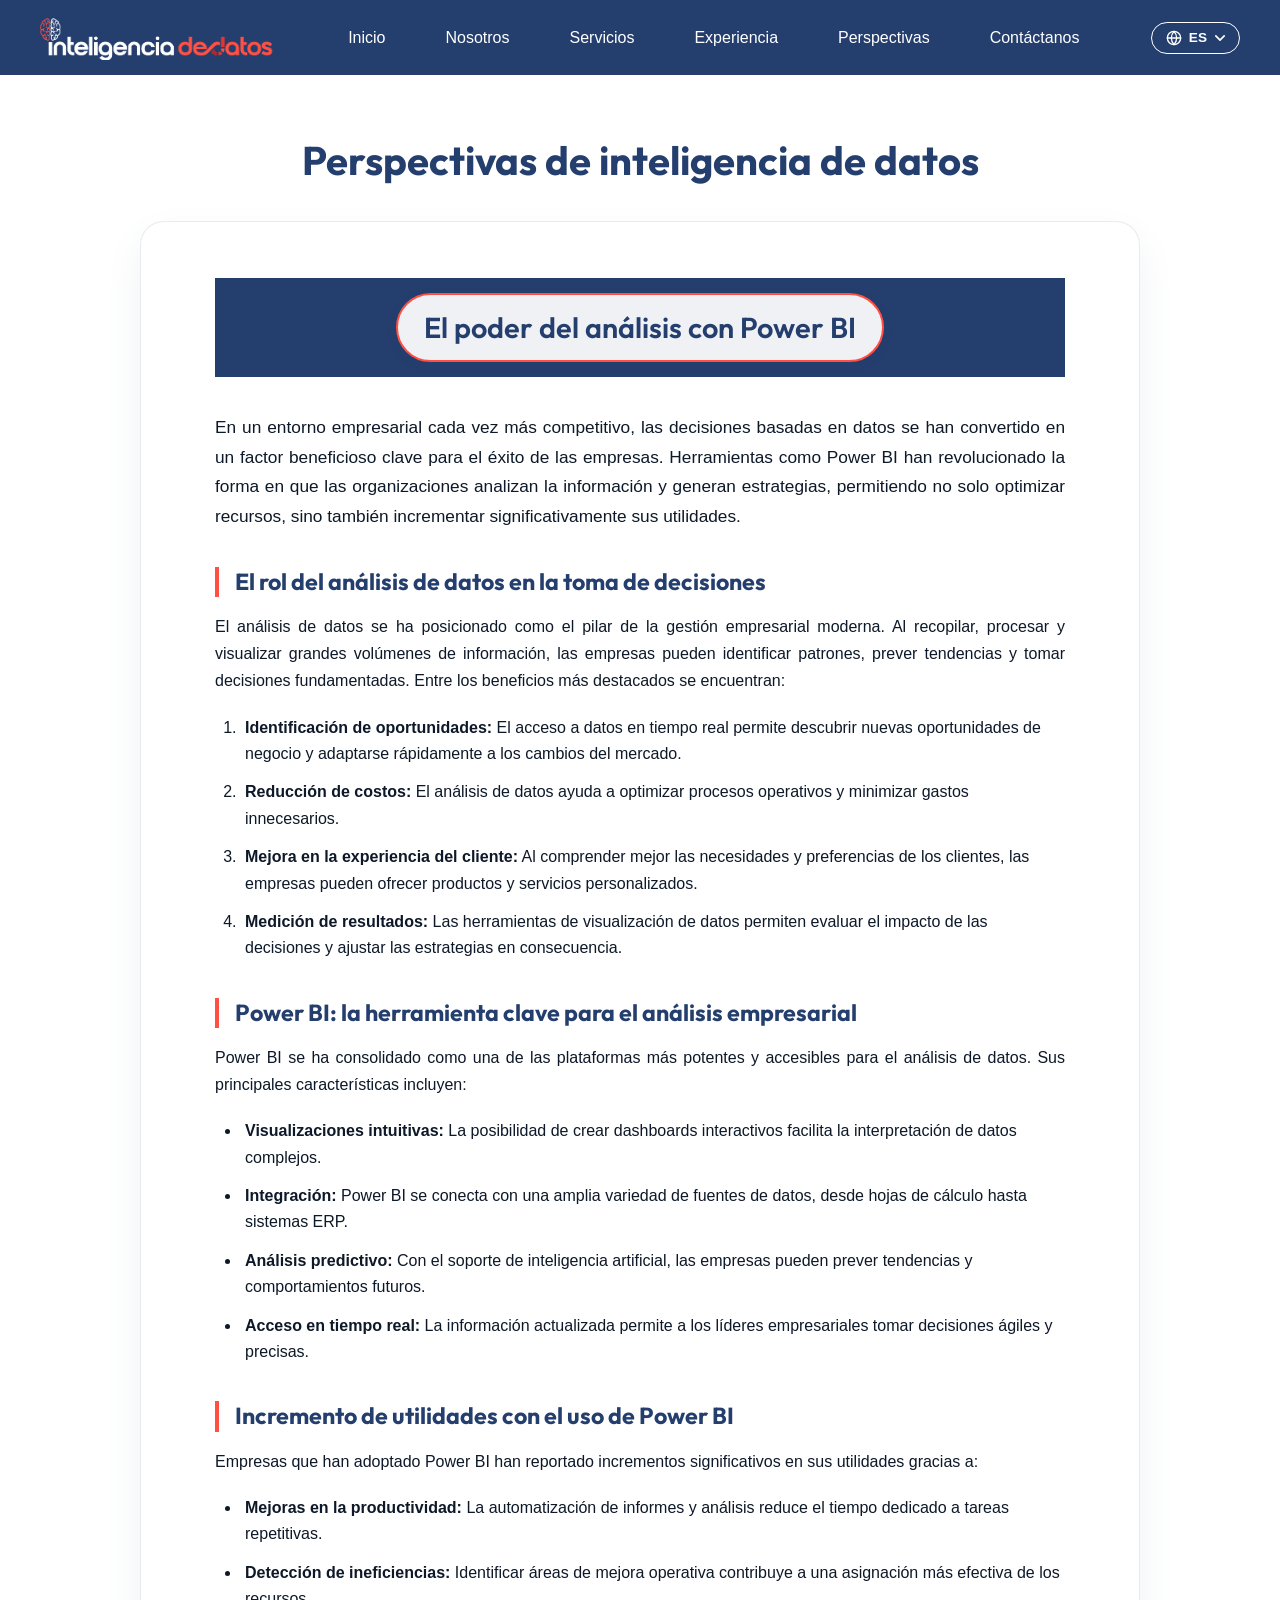
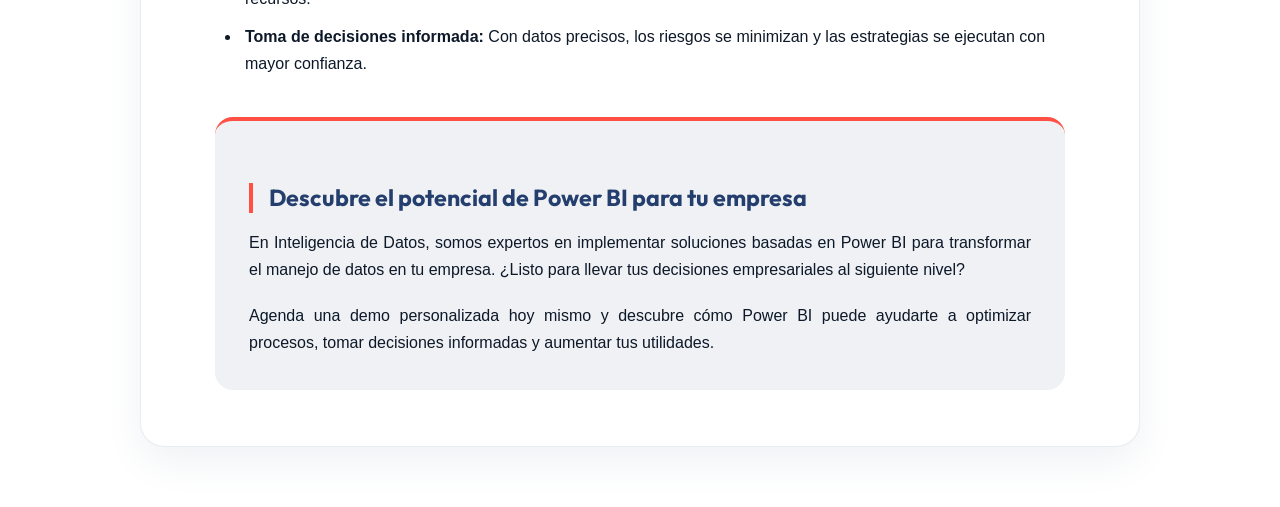
<file: perspectiva2.html>
<!DOCTYPE html>
<html lang="es">
<head>
  <meta charset="UTF-8">
  <meta name="viewport" content="width=device-width, initial-scale=1.0">
  <title>Perspectivas | Inteligencia de datos</title>
  <link href="https://fonts.googleapis.com/css2?family=Outfit:wght@400;600&display=swap" rel="stylesheet">
  <link rel="stylesheet" href="style.css">
</head>
<body>
  <header>
    <a href="index.html#inicio" class="logo-enlace">
      <img src="assets/LOGOINTELIGENCIADEDATOSPOSITIVA.png" alt="Logo de la empresa" class="logo">
    </a>

    <nav>
      <a href="index.html#inicio" data-i18n="nav_inicio">Inicio</a>
      <a href="index.html#nosotros" data-i18n="nav_nosotros">Nosotros</a>
      <a href="index.html#servicios" data-i18n="nav_servicios">Servicios</a>
      <a href="index.html#experiencia" data-i18n="nav_experiencia">Experiencia</a>
      <a href="index.html#perspectivas" data-i18n="nav_perspectivas">Perspectivas</a>
      <a href="index.html#contactanos" data-i18n="nav_contactanos">Contáctanos</a>
    </nav>

    <div class="header-actions">
          <!-- SELECTOR DESPLEGABLE DE IDIOMA -->
    <div class="lang-dropdown">
      <button class="lang-switch" id="lang-toggle-btn" aria-haspopup="listbox" aria-expanded="false" aria-label="Cambiar idioma" data-i18n-aria="aria_cambiar_idioma">
        <svg class="lang-icon" xmlns="http://www.w3.org/2000/svg" viewBox="0 0 24 24" fill="none" stroke="currentColor" stroke-width="2" stroke-linecap="round" stroke-linejoin="round" aria-hidden="true">
          <circle cx="12" cy="12" r="10"/>
          <line x1="2" y1="12" x2="22" y2="12"/>
          <path d="M12 2a15.3 15.3 0 0 1 4 10 15.3 15.3 0 0 1-4 10 15.3 15.3 0 0 1-4-10 15.3 15.3 0 0 1 4-10z"/>
        </svg>
        <span id="lang-actual">ES</span>
        <svg class="lang-arrow" viewBox="0 0 12 8" fill="none" stroke="currentColor" stroke-width="2" stroke-linecap="round" stroke-linejoin="round" aria-hidden="true">
          <path d="M1 1.5L6 6.5L11 1.5"/>
        </svg>
      </button>
      <ul class="lang-menu" role="listbox" aria-label="Seleccionar idioma">
        <li>
          <button type="button" class="lang-option activo" data-lang="es" role="option" aria-selected="true">
            <span class="lang-flag">🇪🇸</span>
            <span class="lang-name">Español</span>
            <span class="lang-code">ES</span>
          </button>
        </li>
        <li>
          <button type="button" class="lang-option" data-lang="en" role="option" aria-selected="false">
            <span class="lang-flag">🇺🇸</span>
            <span class="lang-name">English</span>
            <span class="lang-code">EN</span>
          </button>
        </li>
        <li>
          <button type="button" class="lang-option" data-lang="pt" role="option" aria-selected="false">
            <span class="lang-flag">🇧🇷</span>
            <span class="lang-name">Português</span>
            <span class="lang-code">PT</span>
          </button>
        </li>
      </ul>
    </div>
      <button class="menu-toggle" id="menu-toggle" aria-label="Abrir menú" data-i18n-aria="aria_abrir_menu">
        <span></span>
        <span></span>
        <span></span>
      </button>
    </div>
  </header>
<main>
  <section id="perspectiva">
    <h1 data-i18n="perspectiva_general_titulo">Perspectivas de inteligencia de datos</h1>
    <div class="perspectiva-detalles">
      <article class="perspectiva-detalle perspectiva-articulo" id="perspectiva-2">
        <header class="perspectiva-articulo-cabecera">
          <h2 class="perspectiva-titulo-pildora" data-i18n="p2_titulo">El poder del análisis con Power BI</h2>
        </header>

        <div class="perspectiva-contenido">
          <p class="perspectiva-introduccion" data-i18n="p2_intro">En un entorno empresarial cada vez más competitivo, las decisiones basadas en datos se han convertido en un factor beneficioso clave para el éxito de las empresas. Herramientas como Power BI han revolucionado la forma en que las organizaciones analizan la información y generan estrategias, permitiendo no solo optimizar recursos, sino también incrementar significativamente sus utilidades.</p>

          <section class="perspectiva-bloque">
            <h3 data-i18n="p2_subtit1">El rol del análisis de datos en la toma de decisiones</h3>
            <p data-i18n="p2_p1">El análisis de datos se ha posicionado como el pilar de la gestión empresarial moderna. Al recopilar, procesar y visualizar grandes volúmenes de información, las empresas pueden identificar patrones, prever tendencias y tomar decisiones fundamentadas. Entre los beneficios más destacados se encuentran:</p>
            <ol>
              <li data-i18n="p2_li1_1"><strong>Identificación de oportunidades:</strong> El acceso a datos en tiempo real permite descubrir nuevas oportunidades de negocio y adaptarse rápidamente a los cambios del mercado.</li>
              <li data-i18n="p2_li1_2"><strong>Reducción de costos:</strong> El análisis de datos ayuda a optimizar procesos operativos y minimizar gastos innecesarios.</li>
              <li data-i18n="p2_li1_3"><strong>Mejora en la experiencia del cliente:</strong> Al comprender mejor las necesidades y preferencias de los clientes, las empresas pueden ofrecer productos y servicios personalizados.</li>
              <li data-i18n="p2_li1_4"><strong>Medición de resultados:</strong> Las herramientas de visualización de datos permiten evaluar el impacto de las decisiones y ajustar las estrategias en consecuencia.</li>
            </ol>
          </section>

          <section class="perspectiva-bloque">
            <h3 data-i18n="p2_subtit2">Power BI: la herramienta clave para el análisis empresarial</h3>
            <p data-i18n="p2_p2">Power BI se ha consolidado como una de las plataformas más potentes y accesibles para el análisis de datos. Sus principales características incluyen:</p>
            <ul>
              <li data-i18n="p2_li2_1"><strong>Visualizaciones intuitivas:</strong> La posibilidad de crear dashboards interactivos facilita la interpretación de datos complejos.</li>
              <li data-i18n="p2_li2_2"><strong>Integración:</strong> Power BI se conecta con una amplia variedad de fuentes de datos, desde hojas de cálculo hasta sistemas ERP.</li>
              <li data-i18n="p2_li2_3"><strong>Análisis predictivo:</strong> Con el soporte de inteligencia artificial, las empresas pueden prever tendencias y comportamientos futuros.</li>
              <li data-i18n="p2_li2_4"><strong>Acceso en tiempo real:</strong> La información actualizada permite a los líderes empresariales tomar decisiones ágiles y precisas.</li>
            </ul>
          </section>

          <section class="perspectiva-bloque">
            <h3 data-i18n="p2_subtit3">Incremento de utilidades con el uso de Power BI</h3>
            <p data-i18n="p2_p3">Empresas que han adoptado Power BI han reportado incrementos significativos en sus utilidades gracias a:</p>
            <ul>
              <li data-i18n="p2_li3_1"><strong>Mejoras en la productividad:</strong> La automatización de informes y análisis reduce el tiempo dedicado a tareas repetitivas.</li>
              <li data-i18n="p2_li3_2"><strong>Detección de ineficiencias:</strong> Identificar áreas de mejora operativa contribuye a una asignación más efectiva de los recursos.</li>
              <li data-i18n="p2_li3_3"><strong>Toma de decisiones informada:</strong> Con datos precisos, los riesgos se minimizan y las estrategias se ejecutan con mayor confianza.</li>
            </ul>
          </section>

          <aside class="perspectiva-llamado">
            <h3 data-i18n="p2_llamado_tit">Descubre el potencial de Power BI para tu empresa</h3>
            <p data-i18n="p2_llamado_p1">En Inteligencia de Datos, somos expertos en implementar soluciones basadas en Power BI para transformar el manejo de datos en tu empresa. ¿Listo para llevar tus decisiones empresariales al siguiente nivel?</p>
            <p data-i18n="p2_llamado_p2">Agenda una demo personalizada hoy mismo y descubre cómo Power BI puede ayudarte a optimizar procesos, tomar decisiones informadas y aumentar tus utilidades.</p>
          </aside>
        </div>
      </article>
    </div>
  </section>
</main>

  <script src="translations.js"></script>
  <script src="script.js"></script>
</body>
</html>
</file>
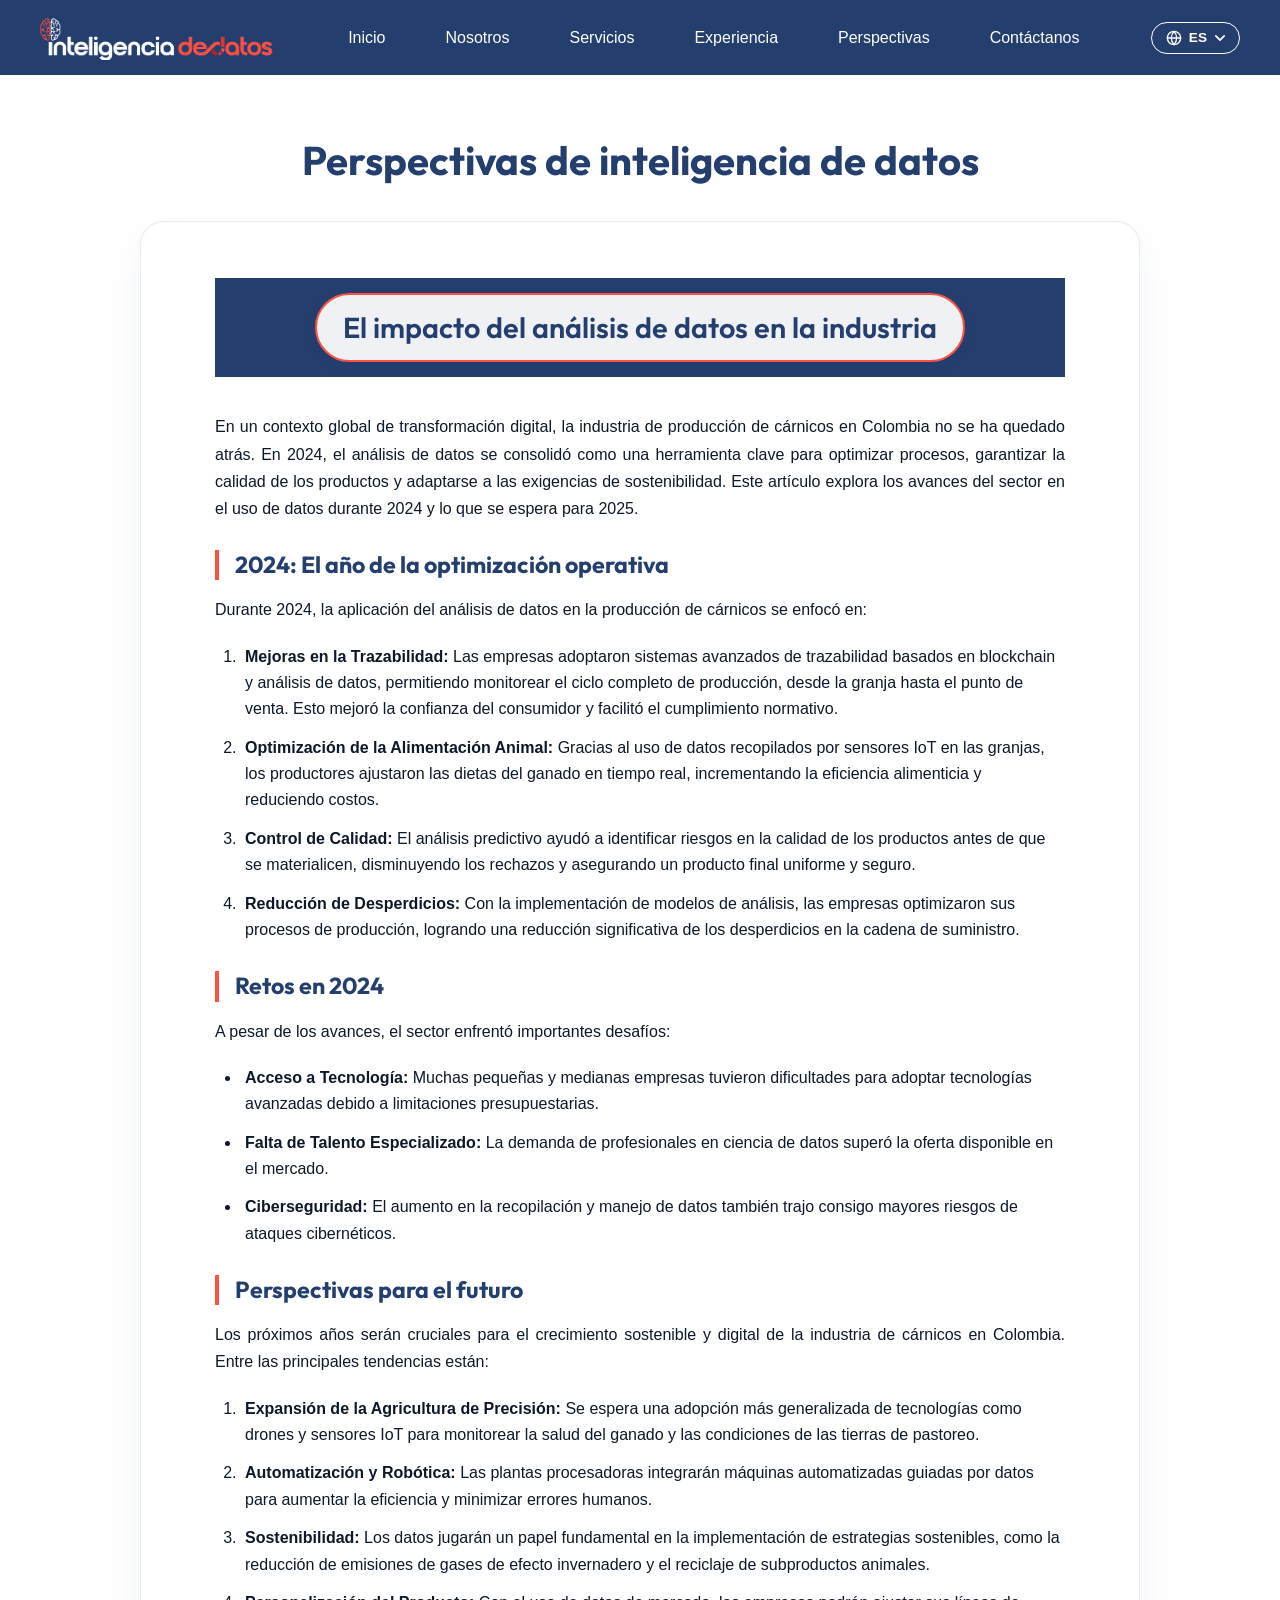
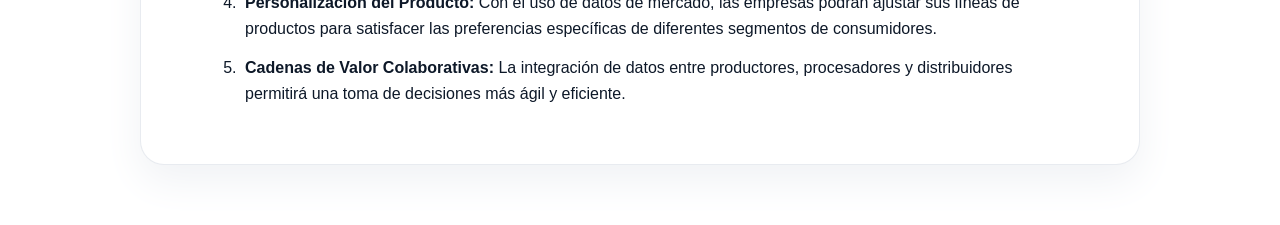
<file: perspectiva3.html>
<!DOCTYPE html>
<html lang="es">
<head>
  <meta charset="UTF-8">
  <meta name="viewport" content="width=device-width, initial-scale=1.0">
  <title>Perspectivas | Inteligencia de datos</title>
  <link href="https://fonts.googleapis.com/css2?family=Outfit:wght@400;600&display=swap" rel="stylesheet">
  <link rel="stylesheet" href="style.css">
</head>
<body>
  <header>
    <a href="index.html#inicio" class="logo-enlace">
      <img src="assets/LOGOINTELIGENCIADEDATOSPOSITIVA.png" alt="Logo de la empresa" class="logo">
    </a>

    <nav>
      <a href="index.html#inicio" data-i18n="nav_inicio">Inicio</a>
      <a href="index.html#nosotros" data-i18n="nav_nosotros">Nosotros</a>
      <a href="index.html#servicios" data-i18n="nav_servicios">Servicios</a>
      <a href="index.html#experiencia" data-i18n="nav_experiencia">Experiencia</a>
      <a href="index.html#perspectivas" data-i18n="nav_perspectivas">Perspectivas</a>
      <a href="index.html#contactanos" data-i18n="nav_contactanos">Contáctanos</a>
    </nav>

    <div class="header-actions">
          <!-- SELECTOR DESPLEGABLE DE IDIOMA -->
    <div class="lang-dropdown">
      <button class="lang-switch" id="lang-toggle-btn" aria-haspopup="listbox" aria-expanded="false" aria-label="Cambiar idioma" data-i18n-aria="aria_cambiar_idioma">
        <svg class="lang-icon" xmlns="http://www.w3.org/2000/svg" viewBox="0 0 24 24" fill="none" stroke="currentColor" stroke-width="2" stroke-linecap="round" stroke-linejoin="round" aria-hidden="true">
          <circle cx="12" cy="12" r="10"/>
          <line x1="2" y1="12" x2="22" y2="12"/>
          <path d="M12 2a15.3 15.3 0 0 1 4 10 15.3 15.3 0 0 1-4 10 15.3 15.3 0 0 1-4-10 15.3 15.3 0 0 1 4-10z"/>
        </svg>
        <span id="lang-actual">ES</span>
        <svg class="lang-arrow" viewBox="0 0 12 8" fill="none" stroke="currentColor" stroke-width="2" stroke-linecap="round" stroke-linejoin="round" aria-hidden="true">
          <path d="M1 1.5L6 6.5L11 1.5"/>
        </svg>
      </button>
      <ul class="lang-menu" role="listbox" aria-label="Seleccionar idioma">
        <li>
          <button type="button" class="lang-option activo" data-lang="es" role="option" aria-selected="true">
            <span class="lang-flag">🇪🇸</span>
            <span class="lang-name">Español</span>
            <span class="lang-code">ES</span>
          </button>
        </li>
        <li>
          <button type="button" class="lang-option" data-lang="en" role="option" aria-selected="false">
            <span class="lang-flag">🇺🇸</span>
            <span class="lang-name">English</span>
            <span class="lang-code">EN</span>
          </button>
        </li>
        <li>
          <button type="button" class="lang-option" data-lang="pt" role="option" aria-selected="false">
            <span class="lang-flag">🇧🇷</span>
            <span class="lang-name">Português</span>
            <span class="lang-code">PT</span>
          </button>
        </li>
      </ul>
    </div>
      <button class="menu-toggle" id="menu-toggle" aria-label="Abrir menú" data-i18n-aria="aria_abrir_menu">
        <span></span>
        <span></span>
        <span></span>
      </button>
    </div>
  </header>
<main>

    <section id="perspectiva">
      <h1 data-i18n="perspectiva_general_titulo">Perspectivas de inteligencia de datos</h1>
        <div class="perspectiva-detalles">
        <article class="perspectiva-detalle perspectiva-articulo" id="perspectiva-3">
          <header class="perspectiva-articulo-cabecera">
            <h2 class="perspectiva-titulo-pildora" data-i18n="p3_titulo">El impacto del análisis de datos en la industria</h2>
          </header>
          <div class="perspectiva-contenido">
            <p data-i18n="p3_intro">En un contexto global de transformación digital, la industria de producción de cárnicos en Colombia no se ha quedado atrás. En 2024, el análisis de datos se consolidó como una herramienta clave para optimizar procesos, garantizar la calidad de los productos y adaptarse a las exigencias de sostenibilidad. Este artículo explora los avances del sector en el uso de datos durante 2024 y lo que se espera para 2025.</p>
            <h3 data-i18n="p3_subtit1">2024: El año de la optimización operativa</h3>
            <p data-i18n="p3_p1">Durante 2024, la aplicación del análisis de datos en la producción de cárnicos se enfocó en:</p>
            <ol>
              <li data-i18n="p3_li1_1"><strong>Mejoras en la Trazabilidad:</strong> Las empresas adoptaron sistemas avanzados de trazabilidad basados en blockchain y análisis de datos, permitiendo monitorear el ciclo completo de producción, desde la granja hasta el punto de venta. Esto mejoró la confianza del consumidor y facilitó el cumplimiento normativo.</li>
              <li data-i18n="p3_li1_2"><strong>Optimización de la Alimentación Animal:</strong> Gracias al uso de datos recopilados por sensores IoT en las granjas, los productores ajustaron las dietas del ganado en tiempo real, incrementando la eficiencia alimenticia y reduciendo costos.</li>
              <li data-i18n="p3_li1_3"><strong>Control de Calidad:</strong> El análisis predictivo ayudó a identificar riesgos en la calidad de los productos antes de que se materialicen, disminuyendo los rechazos y asegurando un producto final uniforme y seguro.</li>
              <li data-i18n="p3_li1_4"><strong>Reducción de Desperdicios:</strong> Con la implementación de modelos de análisis, las empresas optimizaron sus procesos de producción, logrando una reducción significativa de los desperdicios en la cadena de suministro.</li>
            </ol>

            <h3 data-i18n="p3_subtit2">Retos en 2024</h3>
            <p data-i18n="p3_p2">A pesar de los avances, el sector enfrentó importantes desafíos:</p>
            <ul>
              <li data-i18n="p3_li2_1"><strong>Acceso a Tecnología:</strong> Muchas pequeñas y medianas empresas tuvieron dificultades para adoptar tecnologías avanzadas debido a limitaciones presupuestarias.</li>
              <li data-i18n="p3_li2_2"><strong>Falta de Talento Especializado:</strong> La demanda de profesionales en ciencia de datos superó la oferta disponible en el mercado.</li>
              <li data-i18n="p3_li2_3"><strong>Ciberseguridad:</strong> El aumento en la recopilación y manejo de datos también trajo consigo mayores riesgos de ataques cibernéticos.</li>
            </ul>

            <h3 data-i18n="p3_subtit3">Perspectivas para el futuro</h3>
            <p data-i18n="p3_p3">Los próximos años serán cruciales para el crecimiento sostenible y digital de la industria de cárnicos en Colombia. Entre las principales tendencias están:</p>
            <ol>
              <li data-i18n="p3_li3_1"><strong>Expansión de la Agricultura de Precisión:</strong> Se espera una adopción más generalizada de tecnologías como drones y sensores IoT para monitorear la salud del ganado y las condiciones de las tierras de pastoreo.</li>
              <li data-i18n="p3_li3_2"><strong>Automatización y Robótica:</strong> Las plantas procesadoras integrarán máquinas automatizadas guiadas por datos para aumentar la eficiencia y minimizar errores humanos.</li>
              <li data-i18n="p3_li3_3"><strong>Sostenibilidad:</strong> Los datos jugarán un papel fundamental en la implementación de estrategias sostenibles, como la reducción de emisiones de gases de efecto invernadero y el reciclaje de subproductos animales.</li>
              <li data-i18n="p3_li3_4"><strong>Personalización del Producto:</strong> Con el uso de datos de mercado, las empresas podrán ajustar sus líneas de productos para satisfacer las preferencias específicas de diferentes segmentos de consumidores.</li>
              <li data-i18n="p3_li3_5"><strong>Cadenas de Valor Colaborativas:</strong> La integración de datos entre productores, procesadores y distribuidores permitirá una toma de decisiones más ágil y eficiente.</li>
            </ol>
          </div>
        </article>
      </div>
    </section>
  </main>

  <script src="translations.js"></script>
  <script src="script.js"></script>
</body>
</html>
</file>
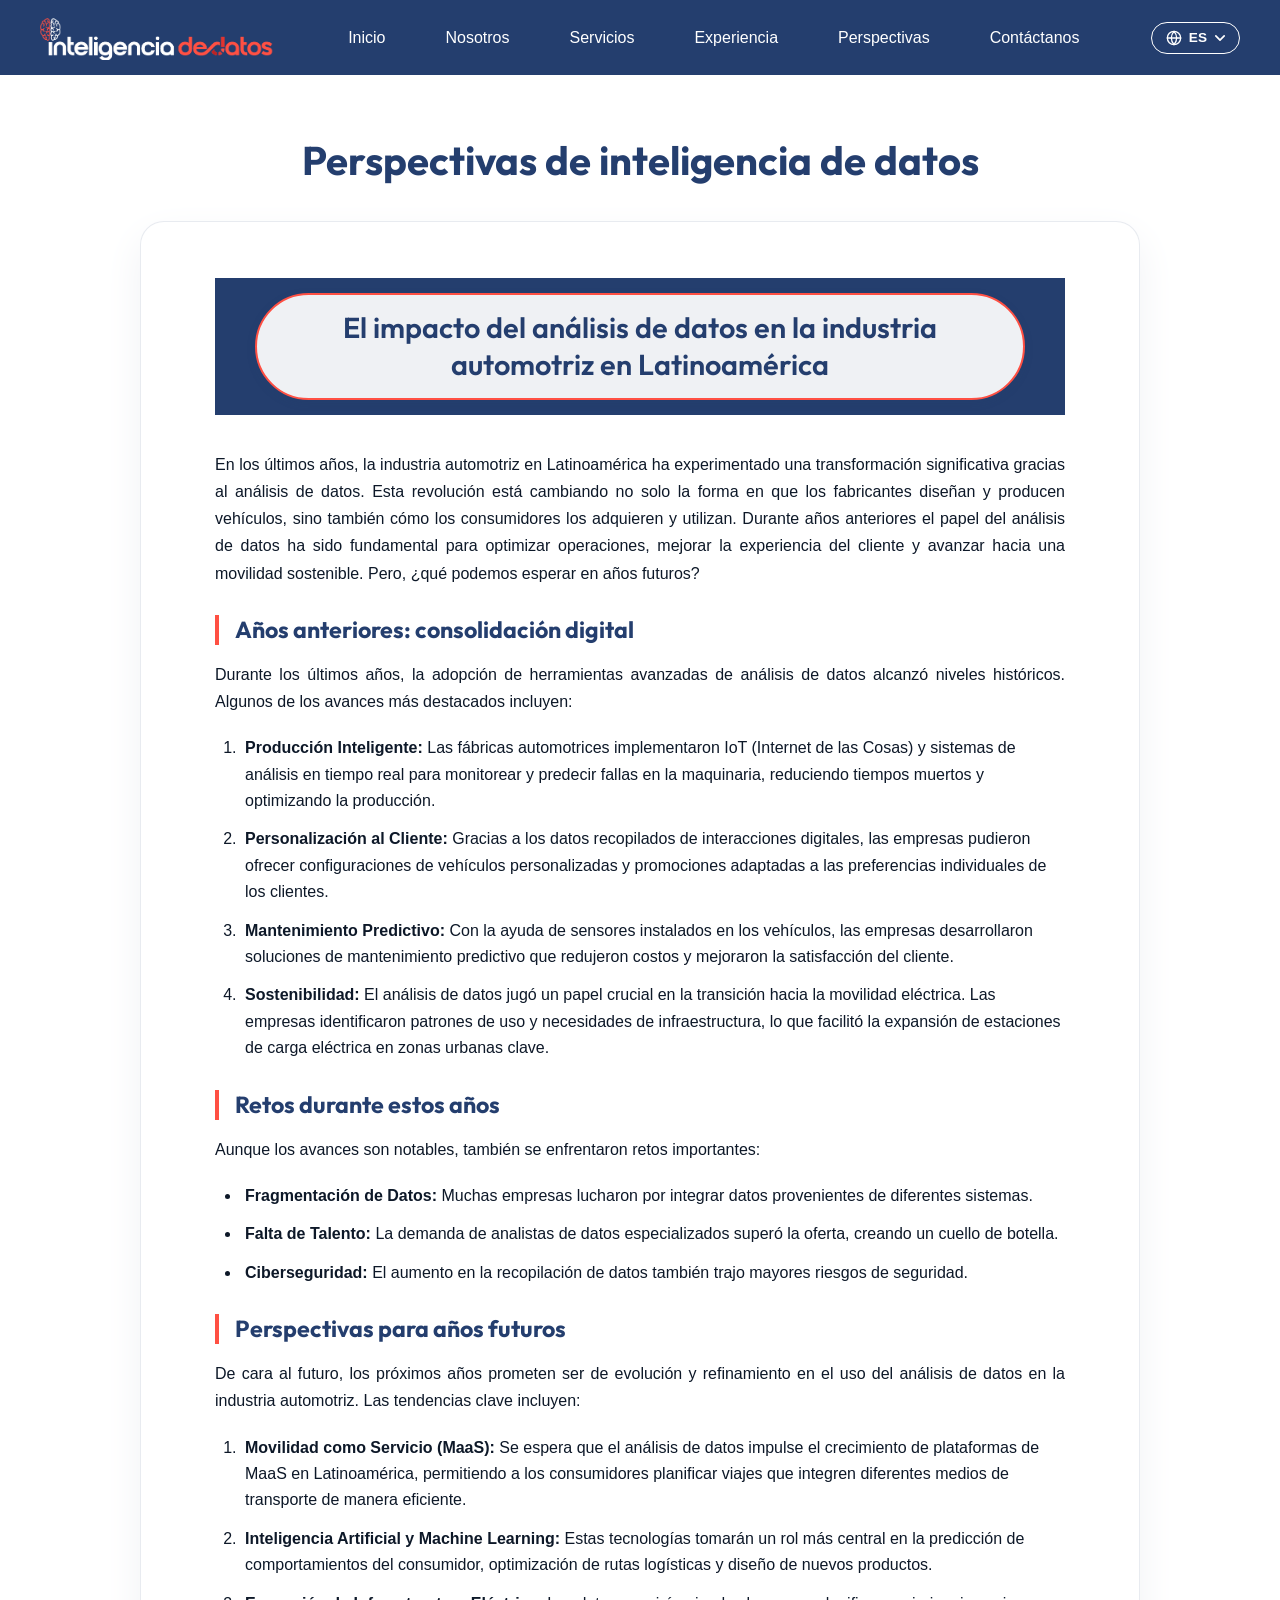
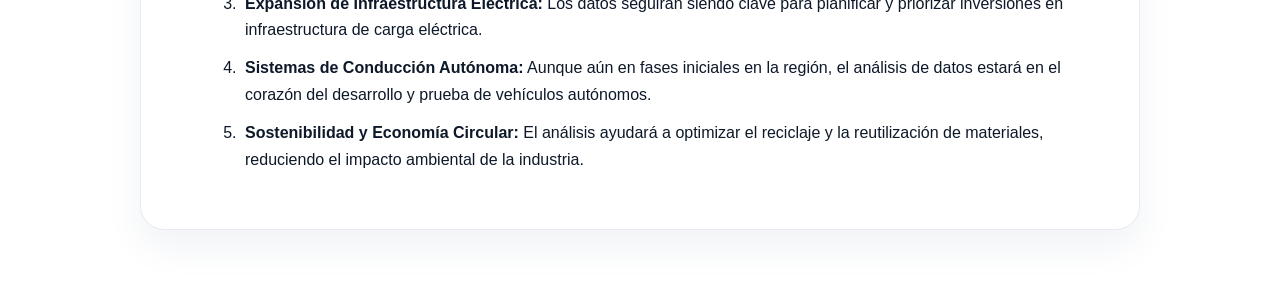
<file: perspectiva4.html>
<!DOCTYPE html>
<html lang="es">
<head>
  <meta charset="UTF-8">
  <meta name="viewport" content="width=device-width, initial-scale=1.0">
  <title>Perspectivas | Inteligencia de datos</title>
  <link href="https://fonts.googleapis.com/css2?family=Outfit:wght@400;600&display=swap" rel="stylesheet">
  <link rel="stylesheet" href="style.css">
</head>
<body>
  <header>
    <a href="index.html#inicio" class="logo-enlace">
      <img src="assets/LOGOINTELIGENCIADEDATOSPOSITIVA.png" alt="Logo de la empresa" class="logo">
    </a>

    <nav>
      <a href="index.html#inicio" data-i18n="nav_inicio">Inicio</a>
      <a href="index.html#nosotros" data-i18n="nav_nosotros">Nosotros</a>
      <a href="index.html#servicios" data-i18n="nav_servicios">Servicios</a>
      <a href="index.html#experiencia" data-i18n="nav_experiencia">Experiencia</a>
      <a href="index.html#perspectivas" data-i18n="nav_perspectivas">Perspectivas</a>
      <a href="index.html#contactanos" data-i18n="nav_contactanos">Contáctanos</a>
    </nav>

    <div class="header-actions">
          <!-- SELECTOR DESPLEGABLE DE IDIOMA -->
    <div class="lang-dropdown">
      <button class="lang-switch" id="lang-toggle-btn" aria-haspopup="listbox" aria-expanded="false" aria-label="Cambiar idioma" data-i18n-aria="aria_cambiar_idioma">
        <svg class="lang-icon" xmlns="http://www.w3.org/2000/svg" viewBox="0 0 24 24" fill="none" stroke="currentColor" stroke-width="2" stroke-linecap="round" stroke-linejoin="round" aria-hidden="true">
          <circle cx="12" cy="12" r="10"/>
          <line x1="2" y1="12" x2="22" y2="12"/>
          <path d="M12 2a15.3 15.3 0 0 1 4 10 15.3 15.3 0 0 1-4 10 15.3 15.3 0 0 1-4-10 15.3 15.3 0 0 1 4-10z"/>
        </svg>
        <span id="lang-actual">ES</span>
        <svg class="lang-arrow" viewBox="0 0 12 8" fill="none" stroke="currentColor" stroke-width="2" stroke-linecap="round" stroke-linejoin="round" aria-hidden="true">
          <path d="M1 1.5L6 6.5L11 1.5"/>
        </svg>
      </button>
      <ul class="lang-menu" role="listbox" aria-label="Seleccionar idioma">
        <li>
          <button type="button" class="lang-option activo" data-lang="es" role="option" aria-selected="true">
            <span class="lang-flag">🇪🇸</span>
            <span class="lang-name">Español</span>
            <span class="lang-code">ES</span>
          </button>
        </li>
        <li>
          <button type="button" class="lang-option" data-lang="en" role="option" aria-selected="false">
            <span class="lang-flag">🇺🇸</span>
            <span class="lang-name">English</span>
            <span class="lang-code">EN</span>
          </button>
        </li>
        <li>
          <button type="button" class="lang-option" data-lang="pt" role="option" aria-selected="false">
            <span class="lang-flag">🇧🇷</span>
            <span class="lang-name">Português</span>
            <span class="lang-code">PT</span>
          </button>
        </li>
      </ul>
    </div>
      <button class="menu-toggle" id="menu-toggle" aria-label="Abrir menú" data-i18n-aria="aria_abrir_menu">
        <span></span>
        <span></span>
        <span></span>
      </button>
    </div>
  </header>

  <main>
    <section id="perspectiva">
      <h1 data-i18n="perspectiva_general_titulo">Perspectivas de inteligencia de datos</h1>
      <div class="perspectiva-detalles">
        <article class="perspectiva-detalle perspectiva-articulo" id="perspectiva-4">
          <header class="perspectiva-articulo-cabecera">
            <h2 class="perspectiva-titulo-pildora" data-i18n="p4_titulo">El impacto del análisis de datos en la industria automotriz en Latinoamérica</h2>
          </header>

          <div class="perspectiva-contenido">
            <p data-i18n="p4_intro">En los últimos años, la industria automotriz en Latinoamérica ha experimentado una transformación significativa gracias al análisis de datos. Esta revolución está cambiando no solo la forma en que los fabricantes diseñan y producen vehículos, sino también cómo los consumidores los adquieren y utilizan. Durante años anteriores el papel del análisis de datos ha sido fundamental para optimizar operaciones, mejorar la experiencia del cliente y avanzar hacia una movilidad sostenible. Pero, ¿qué podemos esperar en años futuros?</p>
            <h3 data-i18n="p4_subtit1">Años anteriores: consolidación digital</h3>
            <p data-i18n="p4_p1">Durante los últimos años, la adopción de herramientas avanzadas de análisis de datos alcanzó niveles históricos. Algunos de los avances más destacados incluyen:</p>
            <ol>
              <li data-i18n="p4_li1_1"><strong>Producción Inteligente:</strong> Las fábricas automotrices implementaron IoT (Internet de las Cosas) y sistemas de análisis en tiempo real para monitorear y predecir fallas en la maquinaria, reduciendo tiempos muertos y optimizando la producción.</li>
              <li data-i18n="p4_li1_2"><strong>Personalización al Cliente:</strong> Gracias a los datos recopilados de interacciones digitales, las empresas pudieron ofrecer configuraciones de vehículos personalizadas y promociones adaptadas a las preferencias individuales de los clientes.</li>
              <li data-i18n="p4_li1_3"><strong>Mantenimiento Predictivo:</strong> Con la ayuda de sensores instalados en los vehículos, las empresas desarrollaron soluciones de mantenimiento predictivo que redujeron costos y mejoraron la satisfacción del cliente.</li>
              <li data-i18n="p4_li1_4"><strong>Sostenibilidad:</strong> El análisis de datos jugó un papel crucial en la transición hacia la movilidad eléctrica. Las empresas identificaron patrones de uso y necesidades de infraestructura, lo que facilitó la expansión de estaciones de carga eléctrica en zonas urbanas clave.</li>
            </ol>
            <h3 data-i18n="p4_subtit2">Retos durante estos años</h3>
            <p data-i18n="p4_p2">Aunque los avances son notables, también se enfrentaron retos importantes:</p>
            <ul>
              <li data-i18n="p4_li2_1"><strong>Fragmentación de Datos:</strong> Muchas empresas lucharon por integrar datos provenientes de diferentes sistemas.</li>
              <li data-i18n="p4_li2_2"><strong>Falta de Talento:</strong> La demanda de analistas de datos especializados superó la oferta, creando un cuello de botella.</li>
              <li data-i18n="p4_li2_3"><strong>Ciberseguridad:</strong> El aumento en la recopilación de datos también trajo mayores riesgos de seguridad.</li>
            </ul>
            <h3 data-i18n="p4_subtit3">Perspectivas para años futuros</h3>
            <p data-i18n="p4_p3">De cara al futuro, los próximos años prometen ser de evolución y refinamiento en el uso del análisis de datos en la industria automotriz. Las tendencias clave incluyen:</p>
            <ol>
              <li data-i18n="p4_li3_1"><strong>Movilidad como Servicio (MaaS):</strong> Se espera que el análisis de datos impulse el crecimiento de plataformas de MaaS en Latinoamérica, permitiendo a los consumidores planificar viajes que integren diferentes medios de transporte de manera eficiente.</li>
              <li data-i18n="p4_li3_2"><strong>Inteligencia Artificial y Machine Learning:</strong> Estas tecnologías tomarán un rol más central en la predicción de comportamientos del consumidor, optimización de rutas logísticas y diseño de nuevos productos.</li>
              <li data-i18n="p4_li3_3"><strong>Expansión de Infraestructura Eléctrica:</strong> Los datos seguirán siendo clave para planificar y priorizar inversiones en infraestructura de carga eléctrica.</li>
              <li data-i18n="p4_li3_4"><strong>Sistemas de Conducción Autónoma:</strong> Aunque aún en fases iniciales en la región, el análisis de datos estará en el corazón del desarrollo y prueba de vehículos autónomos.</li>
              <li data-i18n="p4_li3_5"><strong>Sostenibilidad y Economía Circular:</strong> El análisis ayudará a optimizar el reciclaje y la reutilización de materiales, reduciendo el impacto ambiental de la industria.</li>
            </ol>
          </div>
        </article>
      </div>
    </section>
  </main>

  <script src="translations.js"></script>
  <script src="script.js"></script>
</body>
</html>
</file>
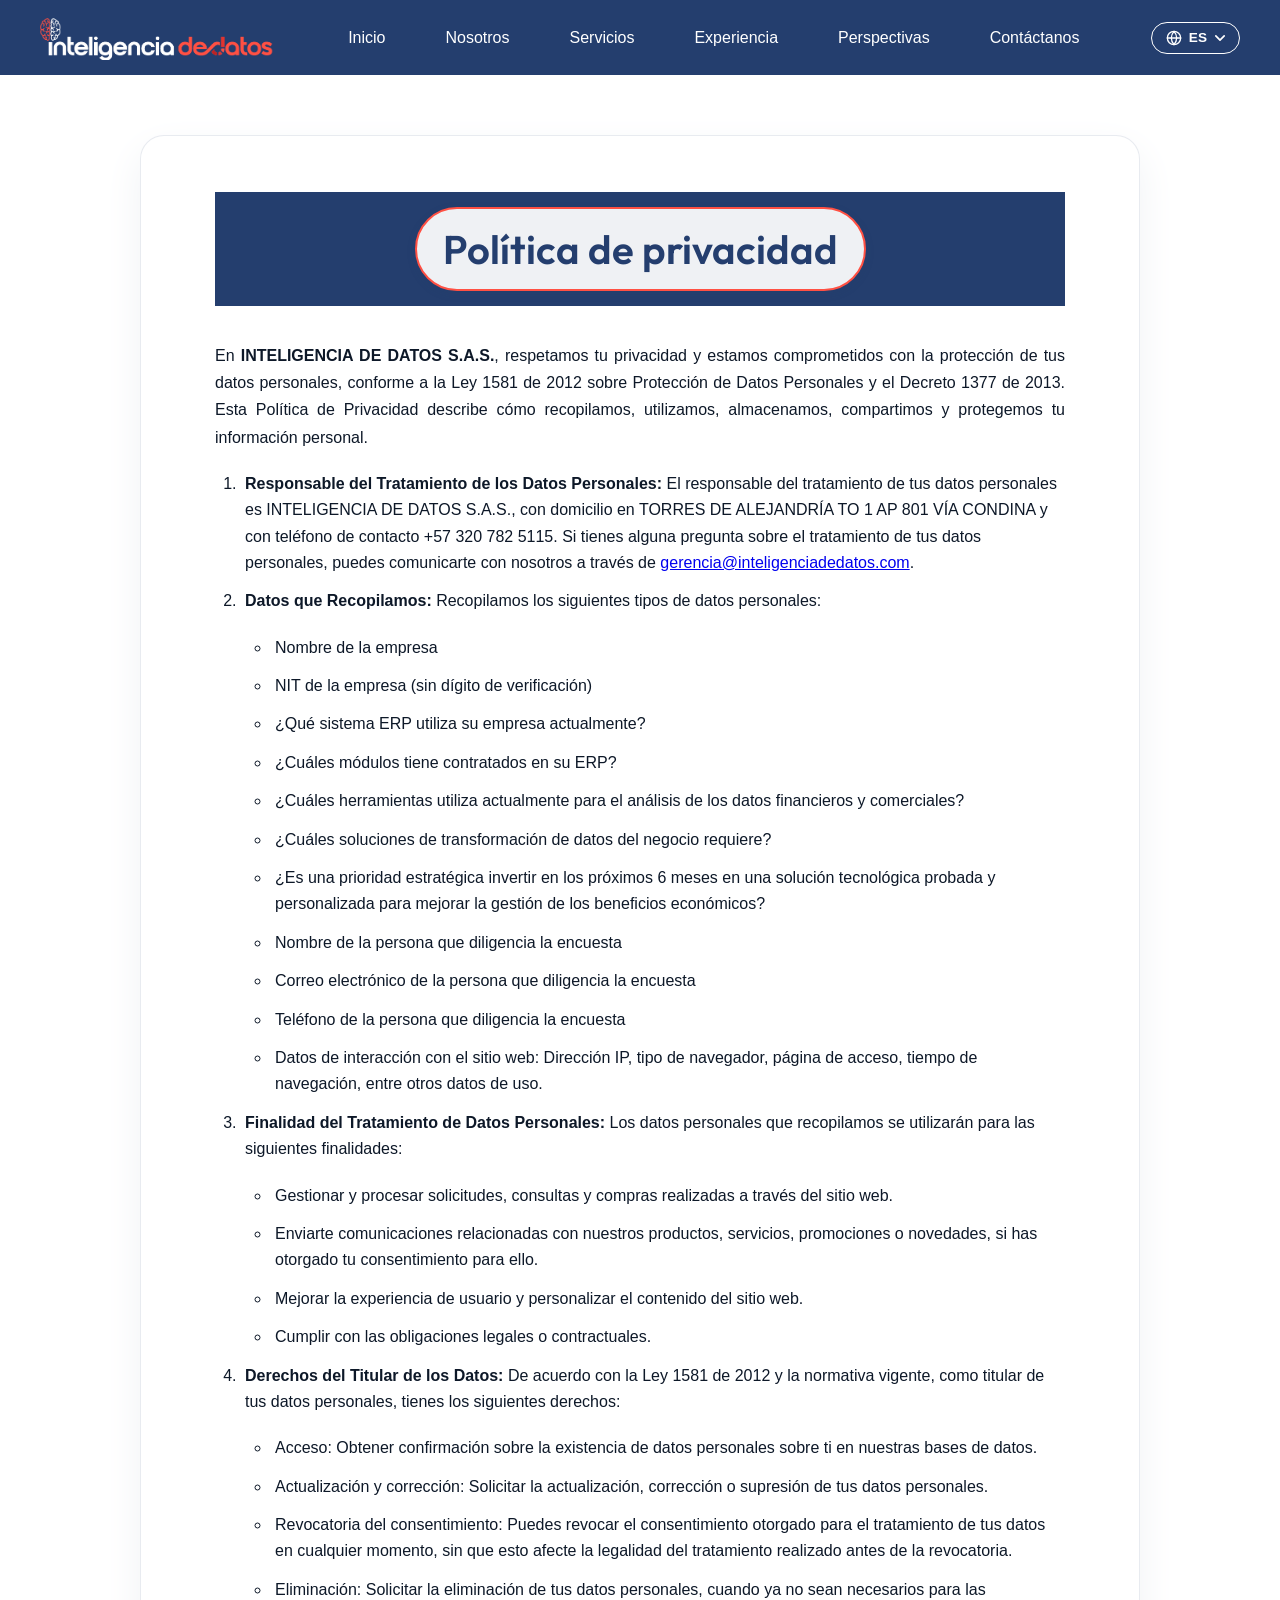
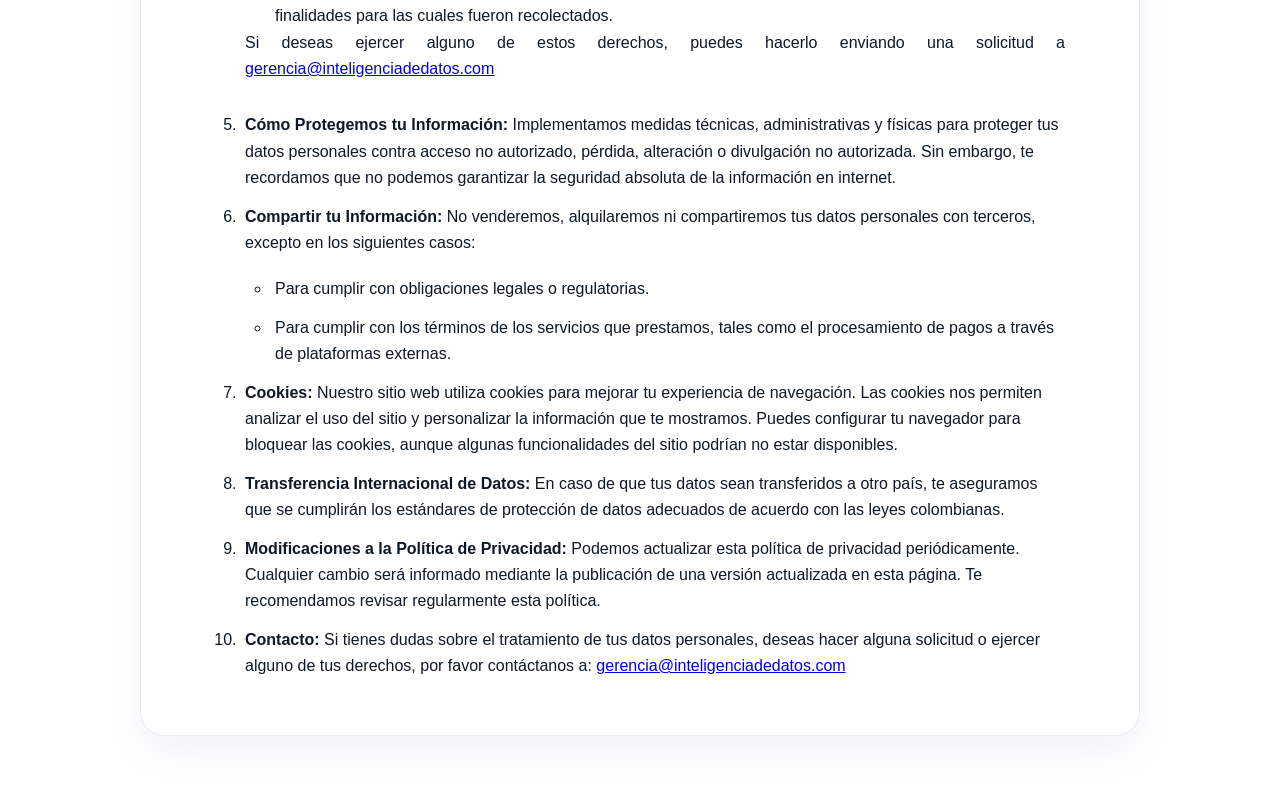
<file: politicadeprivacidad.html>
<!DOCTYPE html>
<html lang="es">
<head>
  <meta charset="UTF-8">
  <meta name="viewport" content="width=device-width, initial-scale=1.0">
  <title data-i18n="privacy_document_title">Política de Privacidad | Inteligencia de datos</title>
  <link href="https://fonts.googleapis.com/css2?family=Outfit:wght@400;600&display=swap" rel="stylesheet">
  <link rel="stylesheet" href="style.css">
</head>
<body>
  <header>
    <a href="index.html#inicio" class="logo-enlace">
      <img src="assets/LOGOINTELIGENCIADEDATOSPOSITIVA.png" alt="Logo de la empresa" class="logo">
    </a>

    <nav>
      <a href="index.html#inicio" data-i18n="nav_inicio">Inicio</a>
      <a href="index.html#nosotros" data-i18n="nav_nosotros">Nosotros</a>
      <a href="index.html#servicios" data-i18n="nav_servicios">Servicios</a>
      <a href="index.html#experiencia" data-i18n="nav_experiencia">Experiencia</a>
      <a href="index.html#perspectivas" data-i18n="nav_perspectivas">Perspectivas</a>
      <a href="index.html#contactanos" data-i18n="nav_contactanos">Contáctanos</a>
    </nav>

    <div class="header-actions">
      <!-- SELECTOR DESPLEGABLE DE IDIOMA -->
      <div class="lang-dropdown">
        <button class="lang-switch" id="lang-toggle-btn" aria-haspopup="listbox" aria-expanded="false" aria-label="Cambiar idioma" data-i18n-aria="aria_cambiar_idioma">
          <svg class="lang-icon" xmlns="http://www.w3.org/2000/svg" viewBox="0 0 24 24" fill="none" stroke="currentColor" stroke-width="2" stroke-linecap="round" stroke-linejoin="round" aria-hidden="true">
            <circle cx="12" cy="12" r="10"/>
            <line x1="2" y1="12" x2="22" y2="12"/>
            <path d="M12 2a15.3 15.3 0 0 1 4 10 15.3 15.3 0 0 1-4 10 15.3 15.3 0 0 1-4-10 15.3 15.3 0 0 1 4-10z"/>
          </svg>
          <span id="lang-actual">ES</span>
          <svg class="lang-arrow" viewBox="0 0 12 8" fill="none" stroke="currentColor" stroke-width="2" stroke-linecap="round" stroke-linejoin="round" aria-hidden="true">
            <path d="M1 1.5L6 6.5L11 1.5"/>
          </svg>
        </button>
        <ul class="lang-menu" role="listbox" aria-label="Seleccionar idioma">
          <li>
            <button type="button" class="lang-option activo" data-lang="es" role="option" aria-selected="true">
              <span class="lang-flag">🇪🇸</span>
              <span class="lang-name">Español</span>
              <span class="lang-code">ES</span>
            </button>
          </li>
          <li>
            <button type="button" class="lang-option" data-lang="en" role="option" aria-selected="false">
              <span class="lang-flag">🇺🇸</span>
              <span class="lang-name">English</span>
              <span class="lang-code">EN</span>
            </button>
          </li>
          <li>
            <button type="button" class="lang-option" data-lang="pt" role="option" aria-selected="false">
              <span class="lang-flag">🇧🇷</span>
              <span class="lang-name">Português</span>
              <span class="lang-code">PT</span>
            </button>
          </li>
        </ul>
      </div>
      <button class="menu-toggle" id="menu-toggle" aria-label="Abrir menú" data-i18n-aria="aria_abrir_menu">
        <span></span>
        <span></span>
        <span></span>
      </button>
    </div>
  </header>

  <main>
    <section id="perspectiva">
      <div class="perspectiva-detalles">
        <article class="perspectiva-detalle perspectiva-articulo">
          <header class="perspectiva-articulo-cabecera">
            <h1 class="perspectiva-titulo-pildora" style="margin: 0 auto;" data-i18n="privacy_title">Política de privacidad</h1>
          </header>

          <div class="perspectiva-contenido">
            <p data-i18n="privacy_intro">En <strong>INTELIGENCIA DE DATOS S.A.S.</strong>, respetamos tu privacidad y estamos comprometidos
            con la protección de tus datos personales, conforme a la Ley 1581 de 2012 sobre Protección de Datos Personales
            y el Decreto 1377 de 2013. Esta Política de Privacidad describe cómo recopilamos, utilizamos, almacenamos,
            compartimos y protegemos tu información personal.</p>
            
            <ol>
              <li data-i18n="privacy_controller"><strong>Responsable del Tratamiento de los Datos Personales:</strong> El responsable del tratamiento de 
              tus datos personales es INTELIGENCIA DE DATOS S.A.S., con domicilio en TORRES DE ALEJANDRÍA TO 1 AP 801 VÍA 
              CONDINA y con teléfono de contacto +57 320 782 5115. Si tienes alguna pregunta sobre el tratamiento de tus datos
              personales, puedes comunicarte con nosotros a través de <a href="mailto:gerencia@inteligenciadedatos.com">gerencia@inteligenciadedatos.com</a>.</li>
              <li data-i18n="privacy_data"><strong>Datos que Recopilamos:</strong> Recopilamos los siguientes tipos de datos personales:
              <ul>
                <li>Nombre de la empresa</li>
                <li>NIT de la empresa (sin dígito de verificación)</li>
                <li>¿Qué sistema ERP utiliza su empresa actualmente?</li>
                <li>¿Cuáles módulos tiene contratados en su ERP?</li>
                <li>¿Cuáles herramientas utiliza actualmente para el análisis de los datos financieros y comerciales?</li>
                <li>¿Cuáles soluciones de transformación de datos del negocio requiere?</li>
                <li>¿Es una prioridad estratégica invertir en los próximos 6 meses en una solución tecnológica probada y personalizada para mejorar la gestión de los beneficios económicos?</li>
                <li>Nombre de la persona que diligencia la encuesta</li>
                <li>Correo electrónico de la persona que diligencia la encuesta</li>
                <li>Teléfono de la persona que diligencia la encuesta</li>
                <li>Datos de interacción con el sitio web: Dirección IP, tipo de navegador, página de acceso, tiempo de navegación, entre otros datos de uso.</li>
              </ul>
              </li>
              <li data-i18n="privacy_purpose"><strong>Finalidad del Tratamiento de Datos Personales:</strong> Los datos personales que recopilamos se utilizarán para las siguientes finalidades: 
              <ul>
                <li>Gestionar y procesar solicitudes, consultas y compras realizadas a través del sitio web.</li>
                <li>Enviarte comunicaciones relacionadas con nuestros productos, servicios, promociones o novedades, si has otorgado tu consentimiento para ello.</li>
                <li>Mejorar la experiencia de usuario y personalizar el contenido del sitio web.</li>
                <li>Cumplir con las obligaciones legales o contractuales.</li>
              </ul>
              </li>
              <li data-i18n="privacy_rights"><strong>Derechos del Titular de los Datos:</strong> De acuerdo con la Ley 1581 de 2012 y la normativa vigente, como titular de tus datos personales, tienes los siguientes derechos:
                <ul>
                  <li>Acceso: Obtener confirmación sobre la existencia de datos personales sobre ti en nuestras bases de datos.</li>
                  <li>Actualización y corrección: Solicitar la actualización, corrección o supresión de tus datos personales.</li>
                  <li>Revocatoria del consentimiento: Puedes revocar el consentimiento otorgado para el tratamiento de tus datos en cualquier momento, sin que esto afecte la legalidad del tratamiento realizado antes de la revocatoria.</li>
                  <li>Eliminación: Solicitar la eliminación de tus datos personales, cuando ya no sean necesarios para las finalidades para las cuales fueron recolectados.</li>
                </ul>
                <p>Si deseas ejercer alguno de estos derechos, puedes hacerlo enviando una solicitud a <a href="mailto:gerencia@inteligenciadedatos.com">gerencia@inteligenciadedatos.com</a> </p>
              </li>
              <li data-i18n="privacy_protection"><strong>Cómo Protegemos tu Información:</strong> Implementamos medidas técnicas, administrativas y físicas para proteger tus datos personales contra acceso no autorizado, 
              pérdida, alteración o divulgación no autorizada. Sin embargo, te recordamos que no podemos garantizar la seguridad absoluta de la información en internet.</li>
              <li data-i18n="privacy_sharing"><strong>Compartir tu Información:</strong> No venderemos, alquilaremos ni compartiremos tus datos personales con terceros, excepto en los siguientes casos:
               <ul>
                <li>Para cumplir con obligaciones legales o regulatorias.</li>
                <li>Para cumplir con los términos de los servicios que prestamos, tales como el procesamiento de pagos a través de plataformas externas.</li>
               </ul>
              </li>
              <li data-i18n="privacy_cookies"><strong>Cookies:</strong> Nuestro sitio web utiliza cookies para mejorar tu experiencia de navegación. Las cookies nos permiten analizar el uso del sitio y personalizar 
              la información que te mostramos. Puedes configurar tu navegador para bloquear las cookies, aunque algunas funcionalidades del sitio podrían no estar disponibles.</li>
              <li data-i18n="privacy_international"><strong>Transferencia Internacional de Datos:</strong> En caso de que tus datos sean transferidos a otro país, te aseguramos que se cumplirán los estándares de protección de datos adecuados de acuerdo con las leyes colombianas.</li>
              <li data-i18n="privacy_changes"><strong>Modificaciones a la Política de Privacidad:</strong> Podemos actualizar esta política de privacidad periódicamente. Cualquier cambio será informado mediante la publicación de una versión actualizada en esta página. Te recomendamos revisar regularmente esta política.</li>
              <li data-i18n="privacy_contact"><strong>Contacto:</strong> Si tienes dudas sobre el tratamiento de tus datos personales, deseas hacer alguna solicitud o ejercer alguno de tus derechos, por favor contáctanos a: <a href="mailto:gerencia@inteligenciadedatos.com">gerencia@inteligenciadedatos.com</a> </li>
            </ol>
          </div>
        </article>
      </div>
    </section>
  </main>

  <script src="translations.js"></script>
  <script src="script.js"></script>
</body>
</html>
</file>
<file: style.css>
:root { /*ES UN SELECTOR ESPECUAL QUE REPRESENTA "TODO EL DOCUMENTO"*/
    --azul-marino:#243E6E;
    --naranja:#FF5043;
    --gris-claro:#EFF1F4;
    --gris-oscuro:#BEC2C6;
    --negro:#0D1828;
    --blanco:#ffffff;
    --fuente-titulos:'Outfit', sans-serif;   /*ESTABLECE LA FUENTE PARA TITULOS*/
    --fuente-texto: Helvetica, Arial, sans-serif;  /*ESTABLECE LA FUENTE PARA LA DEMÁS INFORMACION*/
}

/*CAMBIAN LA FORMA EN QUE EL NAVEGADOR CALCULA EL TAMAÑO DE LOS ELEMENTOS. EL PADDING Y EL BORDE YA NO SUMAN AL ANCHO DE LOS ELEMENTOS (EVITA QUE LAS TARJETAS SE DESBORDEN EN CELULAR*/
/*EL * SIGNIFICA TODO LOS ELEMENTOS DE LA PAGINA,*/
*, *::before, *::after {
    box-sizing: border-box;
}

img {
    max-width: 100%;   /*LAS IMAGENES NUNCA SE SALEN DE SU CONTENEDOR, ABARCAN SU 100% DEL ANCHO*/
}

body { 
    font-family: var(--fuente-texto);  /*ESTABLECE UNA TIPOGRAFIA ESPECIFICA PARA TODO TEXTO DESCRIPTIVO*/
    overflow-x: hidden; /*EVITA LA BARRA DE DESPLAZAMIENTO HORIZONTAL*/
    width: 100%;  /*ESTABLECE EL ANCHO DE LA PAGINA AL 100% DEL CONTENEDOR*/
    margin: 0;   /*QUITA EL MARGEN DE 8PX QUE TRAE EL NAVEGADOR POR DEFECTO*/
}

h1, h2, h3, h4, h5, h6 { 
    font-family: var(--fuente-titulos);  /*ESTABLECE UNA TIPOGRAFIA ESPECIFICA PARA TODOS DIFERENTES ENCABEZADOS*/
}

/* ESTABLECE QUE TODOS ESTOS ELEMENTOS TENGAN LA FUENTE ESTABLECIDA EN ROOT */
button, input, select, textarea, optgroup {
    font-family: var(--fuente-texto);
}

.logo { 
    height: 45px; /*LARGO*/
    width: auto; /*ANCHO AUTOMATICO PARA QUE NO SE DEFORME EL LOGO*/
    display: block;  /*INDICA QUE EL LOGO SE MUESTRA COMO UN ELEMENTO DE BLOQUE*/
}

.logo-enlace { /*TRAE AL LOGO COMO UN ENLACE DE HREF EN HTML*/
    display: flex;  /*INDIA QUE EL LOGO SE MUESTRA COMO UN ELEMENTO DE BLOQUE*/
    align-items: center;
    text-decoration: none;
}

html { 
    scroll-behavior: smooth; /*ESTABLECE UNA ANIMACION SUAVE A LA HORA DE SCROLLEAR*/
}

header {  /*CREAMOS NUESTRO HEADER*/
    position: sticky;  /*HACE QUE EL HEADER SE MANTENGA EN LA PARTE SUPERIOR DE LA PANTALLA ASI LA PERSONA BAJE*/
    top: 0; /*PONE AL HEADER EN LA PARTE SUPERIOR DE LA PANTALLA ASI LA PEROSNA BAJE*/
    z-index: 100;  /*ESTABLECE QUE EL HEADER SE MANTENGA POR ENCIMA DE OTROS ELEMENTOS*/
    background-color: var(--azul-marino);
    font-family: var(--fuente-texto);
    padding: 15px 40px;   /*ESPACIO INTERNO DEL HEADER*/
    display: flex;         /*LOS ELEMENTOS VAN ENFILADOS */
    align-items: center;   /* CENTRA LOS ELEMENTOS VERTICALMENTE DENTRO DEL HEADER*/
    justify-content: space-between;  /*ESPACIA LOS ELMENTOS DEL HEADER*/
}

nav a {  /*ESTABLECE EL ESTILO DE LOS LINKS DEL MENU*/
    text-decoration: none;
    color: var(--blanco); 
    cursor: pointer;  /*INDICA QUE EL CURSOR CAMBIA A UNA MANITO*/
    padding: 6px 18px;
    border-radius: 999px;  /*ELEMENTO DEMASIADO CURVO, HACE QUE SE VEA COMO UNA PILDORA*/
    transition: background-color 0.2s ease, color 0.2s ease;
}

nav a:hover {
    background-color: var(--naranja);
}

nav {   /*NAV ES EL CONTENEDOR QUE AGRUPA LOS ENLACES DEL MENU DENTRO DEL HEADER*/
    display: flex;  /*LOS ELEMENTOS VAN ENFILADOS*/
    align-items: center;
    justify-content: center;  /*CENTRA LOS ELEMENTOS DEL MENU*/
    gap: 24px;   /*ESPACIO ENTRE CADA ELEMENTO HIJO SIN NECESIDAD DE MARGENES*/
    flex: 1;    /*INDICA QUE EL MENU OCUPA TODO EL ESPACIO DISPONIBLE*/
}

.header-actions {  /*CONTENEDOR QUE AGRUPA EL BOTON DE IDIOMA Y EL MENU HAMBURGUESA*/
    display:flex;   /*HACE QUE LOS ELEMENTOS SE MUESTREN EN FILA*/
    align-items: center;
    gap: 16px;   /*ESPACIO ENTRE EL BOTON DE IDIOMA Y EL MENU HAMBURGUESA*/
}

.lang-dropdown { /* SELECTOR DE IDIOMAS Y DROPDOWN */
    position: relative;  /* HACE QUE SE QUE EN SU SITIO*/
    display: inline-block;  
}

.lang-switch {   /*BOTON DE IDIOMA */
    display: inline-flex;  /*HACE QUE EL BOTON SE MUESTRE EN FILA*/
    align-items: center;
    gap: 7px;  /*ESPACIO ENTRE EL ICONO Y EL TEXTO DEL BOTON*/
    border-radius: 999px;
    background-color: transparent; 
    color: var(--blanco);
    border: 1.5px solid var(--blanco);
    font-family: var(--fuente-texto); 
    font-size: 0.85rem;
    font-weight: 600;  /*GROSOR DE LA LETRA, SEMINEGRITA*/
    padding: 7px 14px; 
    cursor: pointer;
    transition: background-color 0.2s ease, border-color 0.2s ease, color 0.2s ease; /*TRANSICION SUAVE AL CAMBIAR DE COLOR*/
    white-space: nowrap;  /*EVITA QUE EL TEXTO SE DIVIDA EN VARIAS LINEAS*/
}

.lang-switch:hover,
.lang-dropdown.abierto .lang-switch {   /*CAMBIO DE COLOR AL PASAR POR ENCIMA O ESTAR ABIERTO*/
    background-color: var(--naranja);
    border-color: var(--naranja);
    color: var(--blanco);
}

.lang-icon {  /*ESTILO DEL ICONO DEL IDIOMA*/
    width: 16px;
    height: 16px;
    flex-shrink: 0;  /*EVITA QUE EL ICONO SE ENCOJA CUANDO EL BOTON SE REDUZCA*/
}

.lang-arrow {  /*FLECHITA DESPLEGABLE*/
    width: 10px;
    height: 10px;
    margin-left: 1px;
    transition: transform 0.2s ease;  /*TRANSICION SUAVE AL GIRAR LA FLECHA*/
}

.lang-dropdown.abierto .lang-arrow {
    transform: rotate(180deg);  /*ROTA LA FLECHA 180 GRADOS*/
}

.lang-menu { /* MENU DESPLEGABLE FLOTANTE DE IDIOMA */
    position: absolute;  /*HACE QUE EL MENU "SALTE" Y SE SALGA DE SU POSICION*/
    top: calc(100% + 8px); /*HACE QUE EL MENU DESPEGLABLE ESTE 8XP JUSTO ABAJO DEL BOTON DE IDIOMA*/
    right: 0; /*HACE QUE SE "PEGUE A LA PARTE DERECHA, EL MENU SE EXTIENDE HACIA LA IZQUIERDA*/
    background-color: var(--azul-marino);
    border: 1px solid rgba(255, 255, 255, 0.15); /*HACE QUE EL MENU DESPLEGABLE TENGA UN CONTORNO TRANSPARENTE DE COLOR BLANCO*/
    border-radius: 12px;
    padding: 6px;
    min-width: 145px;  /*HACE QUE EL MENU TENGA UN MINIMO ANCHO DE 145 PIXELES PARA QUE LA CAJA EVITE SER ANGOSTA*/
    box-shadow: 0 10px 25px rgba(0, 0, 0, 0.25);   /*HACE LO CONTRARIO A LA ANTEIOR, PONE UNA SOMBRA NEGRA PERO CON 25% DE TRANSPARENCIA*/
    list-style: none; /*QUITA LOS PUNTOS TIPO VIÑETAS QUE EL NAVEGADOR PONE EN LAS LISTAS, COMO TENEMOS UL, SE VERIAN CON PUNTO, PERO ESTO LO QUITA*/
    margin: 0; /*QUITA LA MARGEN ALREDEDOR DEL ELEMENTO QUE EL NAVEGADOR PONE POR DEFECTO*/
    opacity: 0; /*LO HACE TOTALMENTE TRANSPARENTE*/ 
    visibility: hidden;  /*LO OCULTA Y LO HACE NO CLICKEABLE*/
    transform: translateY(-8px);  /*LO MUEVE 8PX HACIA ARRIBA*/
    transition: opacity 0.2s ease, transform 0.2s ease, visibility 0.2s; /*HACE QUE HAYA UNA TRANSICION SUAVE A LA HORA DE ABRIR EL MENU Y CERRARLO*/
    z-index: 1000; /*HACE QUE EL MENU QUEDE POR ENCIMA DE LOS DEMAS ELEMENTOS DE LA PAGINA*/
}

.lang-dropdown.abierto .lang-menu {
    opacity: 1;  /*JAVASCRIPT TOMA ESTA INSTRUCCION Y LA CONTRASTA CON LA ANTERIOR, CUANDO EL MENU SE ABRE YA NO ES TRANSPARENTE SINO QUE AHORA ES VISIBLE*/
    visibility: visible;  /*LO MUESTRA Y DEJA QUE ESTE OCULTO CUANDO SE ABRE A COMPARACION DEL HIDDEN*/
    transform: translateY(0);  /*HACE QUE EL MENU BAJE A SU LUGAR MIENTRAS APARECE*/
}

.lang-option {
    display: flex; /*ELEMENTOS ENFILADOS - BANDERA Y NOMBRE*/
    align-items: center;
    gap: 8px;  /*ESPACIO ENTRE ELEMENTOS SIN PONER MARGEN*/
    width: 100%;  /*OCUPA TODO EL ANCHO DEL CONTENEDOR*/
    padding: 8px 12px; /*AGREGA 8PX ARRIBA Y ABAJO, 12 EN LOS COSTADOS, ASI EL CONTENIDO NO QUEDA PEGADO A LOS BORDES*/
    background: transparent;
    border: none;
    border-radius: 8px;
    color: var(--blanco);
    font-family: var(--fuente-texto);
    font-size: 0.88rem;
    font-weight: 500;
    cursor: pointer;
    text-align: left;
    transition: background-color 0.15s ease, color 0.15s ease;  /*HACE QUE AL PASAR EL MOUSE HAYA UNA TRANSICIONN SUAVE PARA QUE SE MUESTRE UNA FONDO CON UNA TRANSPARENCIA*/
}

.lang-option:hover {
    background-color: rgba(255, 255, 255, 0.12);  /*ACOMPAÑADO DE LA ULTIMA LINEA DE LA CLASE ANTERIOR*/
}

.lang-option.activo {  /*HACE QUE MIENTRAS EL MENU ESTE DESPLEGADO, EL BOTON SE MUESTRE NARANJA*/
    background-color: var(--naranja);
    color: var(--blanco);
    font-weight: 600;
}

.lang-flag {
    font-size: 1.1rem;  /*SI EL TAMAÑO DETERMINADO ES 16PX, 1REM SON ESOS 16, 1.1 ES 16 MAS 10% DE ESOS 16*/
    line-height: 1;  /*ALTURA DE CADA LINEA CON RESPECTO AL FONT-SIZE, ES SU MULTIPLO, SI POR EJEMPLO FUERA 2 SERIA 32, HACE QUE UN IDIOMA DEL OTRO QUEDEN PEGADOS*/
}

.lang-code {  /*ESTILO PARA EL CODIGO DE CADA IDIOMA, ES, EN PT*/
    margin-left: auto;  /*JUNTO CON DISPLAY FLEX, EL TEXTO SE VA A LA DERECHA Y EL CODIGO DEL IDIOMA SE VA A LA DERECHA*/
    font-size: 0.75rem;
    opacity: 0.8;  /*LO VUELVE UN POCO TRANSPARENTE*/
    text-transform: uppercase;  /*MUESTRA EL TEXTO EN MAYUSCULAS SIN IMPORTAR SI EN HTML LO PUSE EN MINUSCULAS*/
}

.menu-toggle {    /*MENU HAMBURGUESA*/
    display: none;   /*OCULTA EL MENU EN PANTALLAS GRANDES, MAS ADELANTE HACE QUE SE VEA SOLO EN PANTALLAS ANGOSTAS CON EL @MEDIA...*/
    flex-direction: column; /*CAMBIA EL EJE DEL FLEX Y HACE QUE EN LUGAR DE QUE VAYAN EN FILA VAYAN UNO DEBAJO DEL OTRO*/
    justify-content: center;
    gap: 5px;  /*SEPARACION ENTRE RAYITAS*/
    width: 28px;
    height: 20px;
    background: none;
    border: none;  /*NO TIENE BORDE*/
    cursor: pointer;
    padding: 0; /*HACE QUE NO HAYA ESPACIO INTERNO ENTRE EL ELEMENTO Y LOS BORDES, COMO NO TIENE BORDE NO SE NOTA*/
}

.menu-toggle span {   /*ESTILO DE CADA LINEA DEL MENU HAMBURGUESA*/
    width: 100%; /*HACE QUE OCUPE TODO EL ESPACIO DEL ELEMENTO EN ANCHO*/
    height: 3px;
    background-color: var(--blanco);   
    border-radius:2px;
}

.hero { /*HERO CON IMAGEN SVG DE FONDO COMPLETO*/
    position: relative;  /*DEJA AL ELEMENTO EN SU LUGAR NORMAL, A COMPARACION DE ABSOLUTE QUE LO SACA*/
    overflow: hidden; /*HACE QUE ELEMENTOS APARTE DEL HERO SE OCULTEN SI SALEN DE LOS LIMITES DEL HERO*/
    min-height: 560px; /*EL MINIMO DE ANCHO ES ESE, PERO....*/ 
    height: auto;  /*PUEDE CRECER SI EL CONTENIDO NECESITA MAS ESPACIO*/
    margin-top: 24px;   /*SE VE UN POCO MÁS ABAJO Y NO PEGADO AL HEADER*/
    margin-bottom: 45px; /*NO QUEDA PEGADO A LA SIGUIENTE SECCION*/
    display: flex;  /*CONVIERTE AL HERO EN UN CONTENEDOR FLEXIBLE, FUNCIONA CON LA SIGUIENTE LINEA, LOS HIJOS PASAN A SER ELEMENTOS FLEX, SE ACOMODAN EN FILA*/
    align-items: center;  /*CENTRA ESOS HIJOS VERTICALMENTE DENTRO DEL HERO, COMO TIENE MIN HEIGHT EL CONTENIDO QUEDA CENTRADO CON RESPECTO A ESA ALTURA*/
    background-color: #071425; /*UN AZUL EXTREMANDAMENTE OSCURO QUE APARECE MIENTRAS CARGA LA IMAGEN DEL HERO*/
    padding: 75px 6% 70px; /*75px DE ESPACIO INTERNO ARRIBA, 6% DEL ANCHO RELATIVO DEL HERO EN LOS LADOS Y 70PX ABAJO, ESE PORCENTAJE DEPENDE DE LA PANTALLA*/
}

.hero::after { /*CAPA DE OSCURECIMIENTO DEL HERO PARA QUE SE LEA BIEN EL TEXTO BLANCO, AFTER HACE QUE SE PUEDA PONER DEL HERO EN ESTE CASO SIN PONERLO EN HTML*/
    content: '';  /*OBLIGATORIO PARA QUE AFTER EXISTA, SIN ESTO NO SE GENERA, ASI NO TENGA NADA DENTRO DE LAS COMILLAS*/
    position: absolute; /*HACE QUE LA CAPA SE PUEDA PONER POR ENCIMA DEL HERO SIN EMPUJAR EL CONTENIDO*/
    inset: 0;  /*ATAJO DE TOP, RIGHT, BOTTOM, LEFT PARA QUE LA CAPA CUBRA TODO EL HERO DE EXTREMO A EXTREMO*/
    background: linear-gradient(90deg, rgba(6, 18, 35, 0.88) 0%, rgba(6, 18, 35, 0.65) 48%, rgba(6, 18, 35, 0.20) 100%);  /*REGLAS DE TRANSPARENCIA QUE HACE QUE LA CAPA SEA MAS OSCURA EN LA PARTE DEL TEXTO Y MAS TRANSPARENTE EN LA PARTE DE LA CABEZA DE LA FOTO*/
    z-index: 1;  /*CAPA DE APILAMIENTO, LA CAPA QUEDA POR ENCIMA DE LA IMAGEN DEL HERO*/
    pointer-events: none; /*HACE QUE LA CAPA SEA TRANSPARENTE A LOS CLICKS Y AL MOUSE, SIN ESTO LA CAPA TAPARIA LOS BOTONES Y LOS ENLACES DEL HERO NO PODRIAN PRESIONARSE*/
}

.hero-forma {   /*FONDO SVG CENTRADO VERTICALMENTE QUE ABARCA TODO EL HERO DETRÁS*/
    position: absolute; /*SE POSICIONA RESPECTO AL HERO, PARA PONERLA DETRAS DEL CONTENIDO SIN EMPUJARLO*/
    inset: 0; /*ATAJO ANTERIOR, PEGA LA IMAGEN A TODOS LOS BORDES*/
    width: 100%; /*ESTA CON LA SIGUIENTE HACE QUE LA IMAGEN CUBRA TODO EL ESPACIO DEL HERO*/
    height: 100%;
    object-fit: cover; /*LA IMAGEN SE ESCALA Y MANTIENE SU PROPORCION HASTA LLENAR LA CAJA, SI SOBRA ESPACIO EN LOS BORDES SE DEFORMA, ASI NO QUEDAN HUECOS NI SE DEFORMAN*/
    object-position: center center;  /*CENTRADO HORIZONTAL Y VERTICALMENTE, DEFINE QUE PARTE QUEDA VISIBLE CUANDO SE RECORTA*/
    z-index: 0; /*CAPA MAS BAJA, QUEDA AL FONDO*/
    pointer-events: none; /*HACE QUE EL HERO NO SEA CICKLEABLE NI NADA PARA QUE EVITE ESTORBAR LA INTERACTIVIDAD DEL BOTON*/
}

.hero-texto {  /*TEXTO DEL HERO POR ENCIMA DE LA FOTO*/
    position: relative; /*MANTIENE EL BLOQUE EN SU LUGAR NORMAL PERO LE PERMITE USAR Z INDEX*/
    z-index: 2;  /*QUEDA POR ENCIMA DE LA IMAGEN DE FONDO Y DEL OVERLAY*/
    max-width: 650px;
    color: var(--blanco);
    margin-top: 10px;  /*POSICIONA EL CONTENIDO UN POCO MÁS ABAJO*/
}

.hero-texto h1 {  /*TÍTULO PRINCIPAL EN BLANCO*/
    font-size: 3.1rem;
    line-height: 1.15;
    color: var(--blanco);
    text-shadow: 0 2px 14px rgba(0, 0, 0, 0.55);
    margin-bottom: 20px;
}

.hero-texto p {  /*TEXTO DESCRIPTIVO EN BLANCO*/
    font-size: 1.25rem;
    color: rgba(255, 255, 255, 0.95);
    line-height: 1.55;
    text-shadow: 0 1px 8px rgba(0, 0, 0, 0.45);
    margin-bottom: 28px;
}

.hero .btn-primario {
    margin-left: 0;
    background-color: var(--naranja);
    color: var(--blanco);
    font-weight: 600;
    box-shadow: 0 4px 15px rgba(255, 80, 67, 0.35);
    transition: background-color 0.2s ease, transform 0.2s ease, box-shadow 0.2s ease;
}

.hero .btn-primario:hover {
    background-color: #e64539;
    transform: translateY(-2px);  /*HACE AL PASAR POR ENCIMA, EL BOTON SUBA UN POCO*/
    box-shadow: 0 6px 20px rgba(255, 80, 67, 0.45);
}

.btn-primario { /*BOTON DE MAS DETALLES QUE APARECE MAS ABAJO*/
    display: inline-block; /*BOTON CON TAMAÑO PROPIO, SE AJUSTA AL CONTENIDO Y PERMITE PADDING, PUEDE ESTAR AL LADO DE OTROS BOTONES*/
    border-radius: 999px;
    background-color: #085294;
    color: #ffffff;
    font-family: var(--fuente-texto);
    padding: 12px 25px;
    margin-left: 40px;
    font-size: 1rem;
    cursor: pointer;
    border: none;
    text-decoration: none;
    transition: background-color 0.2s ease;
}

.btn-primario:hover {
    background-color:var(--naranja);
}

/*COMENZAMOS CON LA PARTE DE NOSOTROS */
#nosotros { /*DEFINE COMO SE VE ENTRE EL BORDE DE LA SECCION Y SU CONTENIDO*/ /*# SIGNIFICA QUE ES UNA ID, NORMALMENTE UN ENLACE*/
    padding: 50px 5% 40px; /*50 DE ESPACIO ENTRE EL BORDE SUPERIOR DE LA SECCION Y DEL CONTENIDO, LO MISMO CON LS OTROS DOS VALORES*/
}

#nosotros h2 {
    font-family: var(--fuente-texto);
    font-size: 2.5rem;
    text-align:initial;
    color: #042C53;
    margin-left: 0; /*A PESAR DE NO TENER UN MARGEN, TENEMOS UN PADDING*/
    margin-bottom: 16px;
}

#nosotros p {
    font-family: var(--fuente-texto);
    margin-left: 0;
    font-size: 1.2rem;
    line-height: 1.6;
    max-width: 900px; /*LIMITE DE ANCHO DE HASTA DONDE SE PUEDE VER EL TEXTO, EVITA UNA LINEA UNICA DE TEXTO DE EXTREMO A EXTREMO*/
    text-wrap: pretty; /*LE DICE AL NAVEGADOR QUE ACOMODE MEJOR LOS SALTOS DE LINEA, POR EJEMPLO EVITA QUE LA ULTIMA PALABRA QUEDE EN UNA SOLA LINEA*/
}

.pilares {     
    display:flex; /*ENFILADAS*/
    gap: 32px; /*SEPARADA CADA UNA DE ESE VALOR*/
    margin: 48px 0;  /*MARGEN ARRIBA Y ABAJO, NO EN LOS LADOS*/
}

.pilares article { 
    font-family: var(--fuente-texto);
    flex: 1;      /*HACE QUE TODAS LAS TARJETAS TENGAN EL MISMO ANCHO*/
    background-color: #ffffff;
    border-radius: 20px;
    padding: 32px 28px;
    box-shadow: 0 10px 25px rgba(0, 0, 0, 0.15);
    border: none;
    transition: transform 0.25s ease, box-shadow 0.25s ease; /*CON EL SIGUIENTE BLOQUE HACE QUE LAS TARJETAS TENGAN UN CAMBIO AL PASAR EL MOUSE, LA SOMBRA CAMBIA DE FORMA GRADUAL*/
}

.pilares article:hover {
    transform: translateY(-8px);  /*HACE QUE AL PASAR EL MOUSE, LAS TARJETAS SUBAN UN POCO*/
    box-shadow: 0 16px 30px rgba(0, 0, 0, 0.12); /*TRANSICION DE LA SOMBRA UN POCO MAS TRANSPARENTE*/
}

.pilar-icono { 
    width: 56px;
    height: 56px;
    border-radius: 50%; /*HACE QUE SE HAGA UN CIRCULO DEL TAMAÑO ANTERIORMENTE DEFINIDO*/
    display: flex;
    align-items: center; /*CENTRA EL ICONO EN EL EJE HORIZONTAL DENTRO DEL CIRCULO*/
    justify-content: center; /*CENTRA EL ICONO EN EL EJE VERTICAL, SE USAN LOS DOS PARA QUE EL ELEMENTO QUEDE CENTRADO EN AMBOS SENTIDOS*/
    margin-bottom: 16px;
    color: var(--blanco);
}

.pilar-svg {
    width: 26px;
    height: 26px;
    stroke: var(--blanco); /*COLOR DEL TRAZO*/
}

.pilar-icono-mision { background-color: var(--azul-marino); }
.pilar-icono-vision { background-color: var(--azul-marino); }
.pilar-icono-proposito { background-color: var(--azul-marino); }

/* SECCION QUE HACEMOS */
#que-hacemos {
    background-color: var(--gris-claro);
    padding: 60px 40px; /*ESPACIO INTERNO QUE HAY*/
}

#que-hacemos h2 {
    font-family: var(--fuente-titulos);
    font-size: 2.5rem;
    color: var(--azul-marino);
    margin-bottom: 24px;
}

#que-hacemos p {
    font-family: var(--fuente-texto);
    font-size: 1.15rem;
    line-height: 1.6; /*SEPARACION ENTRE LINEAS*/
    color: var(--negro);
    margin-bottom: 20px; /*HACE QUE CADA PARRAFO TENGA UNA MARGEN ABAJO DE ESE VALOR*/
    max-width: 900px;
}

#que-hacemos p:last-child {
    margin-bottom: 0;  /*HACE QUE EL ULTIMO PARRAFO DEJE DE TENER EL MARGEN QUE DEFINIMOS EN EL BLOQUE ANTERIOR*/
}

#perspectivas {
    padding: 60px 40px; /*MISMO ESPACIO INTERNO QUE LA SECCION ANTERIOR*/
}

#perspectivas h2,
#perspectiva h1 { /*FORMA ABREVIADA DE PONER LOS MISMOS ESSTILOS PARA AMBAS*/
    font-family: var(--fuente-titulos);
    color: var(--azul-marino);
    font-size: 2.5rem;
}

#perspectivas h2 {
    margin: 0 0 16px 0; /* QUITA LAS MARGENES, ARRIBA, A LA DERECHA E IZQUIERDA QUE POR DEFECTO EL NAVEGADOR PONE, EL 16PX VA ABAJO DEL TITULO QUE LO SEPARA DEL TEXTO*/
}

#perspectivas > p {
    font-family: var(--fuente-texto);
    font-size: 1.2rem;
    line-height: 1.6;
    color: var(--negro);
    margin: 0 0 36px 0;
}

.perspectivas-grid {
    display: grid;
    grid-template-columns: repeat(auto-fit, minmax(240px, 1fr)); /*CADA COLUMNA MIDE MAXIMO ESE VALOR Y ESA COLUMBA SE REPITE TANTAS VECES COMO QUEPAN EN EL ANCHO*/
    gap: 24px;
}

.perspectiva-tarjeta {
    display: flex;
    flex-direction: column; /*APILA A LAS TARJETAS UNA DEBAJO DE LA OTRA VERTICALMENTE*/
    align-items: flex-start; /*CADA TARJETA MIDE SOLO LO QUE NECESITA SU CONTENIDO Y TODAS QUEDAN ALINEADAS POR ARRIBA*/ 
    gap: 18px;
    padding: 28px;
    border-radius: 20px;
    background-color: var(--blanco);
    box-shadow: 0 10px 25px rgba(0, 0, 0, 0.12);
}

.perspectiva-tarjeta h3 {
    margin: 0;
    color: var(--azul-marino);
    font-size: 1.35rem;
}

.btn-quiero-saber-mas {
    display: inline-block; /*SE QUEDA AL LADO DE OTROS ELEMENTOS COMO INLINE SIN OCUPAR TODA LA FILA TENIENDO ELEMENTOS DE BLOCK QUE PUEDEN TENER PADDING*/
    padding: 10px 22px;
    border: 0;
    border-radius: 999px;
    background-color: var(--azul-marino);
    color: var(--blanco);
    font-family: var(--fuente-texto);
    text-decoration: none;
    cursor: pointer;
    transition: background-color 0.2s ease;
}

.btn-quiero-saber-mas:hover {
    background-color: var(--naranja);
}

#perspectiva {
    padding: 60px clamp(20px, 6vw, 80px); /*ESTABLECE UN ESPACIO INTERNO, MINIMO DE 20PX, IDEAL DEL 6% DEL ANCHO DE LA PANTALLA Y MAXIMO 80PX*/
}

#perspectiva > h1 { /*SELECCIONA LOS H1 QUE ESTEN DENTRO DE PERSPECTIVA*/
    max-width: 1000px; /*EL TITULO NO SERÁ MAS ANCHO QUE 1000PC, EN PANTALLAS PEQUELLAS SE ENCOGE PARA CABER*/
    margin: 0 auto 36px; /*NADA ARRIBA, AUTOMATICA EN LOS LADOS (LA MISMA EN LA IZQUIERDA Y DERECHA) Y 36 ABAJO QUE SEPARA EL TITULO DEL CONTENIDO*/
    text-align: center; /*CENTRA EL TEXTO*/
}

.perspectiva-detalles {
    display: grid; /*ACOMODA LOS HIJOS EN UNA CUADRICULA*/
    gap: 32px;
}

.perspectiva-detalle {  /*HIJOS DE LA CUADRICULA*/
    width: 100%; /*EL ELEMENTO OCUPA TODO EL ANCHO PERO NO SE PASA DE 1000PX*/
    max-width: 1000px; /*EN PANTALLAS PEQUEÑAS MIDE EL 100% PERO EN GRANDES SE DETIENE A 1000PX*/
    margin: 0 auto;
    scroll-margin-top: 100px; /*AL HACER CLICK EN UN ENLACE PARA IR AHÍ, SE POSICIONA 100PX MAS ABAJO PARA QUE EL HEADER NO LO TAPE*/
}

.perspectiva-detalle h2 {
    color: var(--azul-marino);
    text-align: center;
}

.perspectiva-contenido {
    max-width: 850px;
    margin: 0 auto;
    line-height: 1.7;
}

.perspectiva-articulo {
    padding: clamp(24px, 5vw, 56px);
    border: 1px solid rgba(36, 62, 110, 0.1);
    border-radius: 24px;
    background: var(--blanco);
    box-shadow: 0 16px 40px rgb(240, 242, 245);
}

.perspectiva-articulo-cabecera {
    max-width: 850px;
    margin: 0 auto 36px;
    text-align: center;
}

.perspectiva-titulo-pildora {
    display: flex;
    align-items: center;
    justify-content: center;
    width: fit-content; /*HACE QUE EL ELEMENTO MIDA LO QUE NECESITA SU CONTENIDO, SIN ESTIRARSE A TODO EL ANCHO PERO SIN PASARSE DEL ESPACIO QUE TIENE EL CONTENEDOR*/
    max-width: 100%;
    margin: 0 auto;
    padding: 14px 26px;
    border: 2px solid var(--naranja);
    border-radius: 999px;
    background-color: var(--gris-claro);
    color: var(--azul-marino); /*DE LA LETRA*/
    font-family: var(--fuente-titulos);
    font-size: clamp(1.25rem, 3vw, 1.8rem);
    font-weight: 600;
    line-height: 1.3;
    text-align: center;
    box-shadow: 0 3px 10px rgba(36, 62, 110, 0.12);
}

.perspectiva-contenido {
    color: var(--negro); /*TEXTO DE LAS PERSPECTIVAS*/
}

.perspectiva-contenido p {
    margin: 0 0 18px; /*TODOS LOS PARRAFOS ESTAN SEPARADOS POR 18PX*/
    text-align: justify; /*HACE QUE EL TEXTO QUEDE JUSTIFICADO DE IZQUIERDA A DERECHA, COMO EN WORD*/
    text-justify: inter-word; /*PARA QUE EL TEXTO JUSTIFICADO DE ESTA MANERA, EL NAVEGADOR NECESITA DARLE ESPACIO EXTRA EN ALGUN LADO, LA LINEA ANTERIOR DECIDE DONDE LO AGREGA, EL INTER WORD REPARTE ESE ESPACIO ENTRE PALABRAS*/
    hyphens: auto; /*LAS PALABRAS LARGAS AL FINAL DE LA LINEA SE SEPARAN POR EL GUION TIPICO DE LAS REGLAS DEL IDIOMA*/
}

.perspectiva-introduccion {
    font-size: 1.08rem;
}

.perspectiva-bloque {
    margin-top: 36px; /*SEPARA CADA BLOQUE 36px DEL ELEMENTO QUE TIENE ARRIBA*/
}

.perspectiva-contenido h3,
.perspectiva-bloque h3,
.perspectiva-llamado h3 { /*ULTIMO BLOQUE QUE APARECE AL FINAL*/
    margin: 28px 0 16px;
    color: var(--azul-marino);
    font-family: var(--fuente-titulos);
    font-size: 1.45rem;
    line-height: 1.3;
    padding-left: 16px;
    border-left: 4px solid var(--naranja);
}

.perspectiva-contenido ol,
.perspectiva-contenido ul {
    display: grid; /*CONTTOLA EL ESPACIO ENTRE LOS ITEMS <LI>*/
    gap: 12px; /*SEPARACION ENTRE CADA UNO DE LOS ITEMS ENUMERADOS O EN VIÑETAS*/
    margin: 20px 0 0; /*SEPARA LA LISTA DEL PARRAFO ANTERIOR*/
    padding-left: 26px; /*SE DEJA ESTE ESPACIO PARA QUE LOS NUMEROS Y VIÑETAS SE DIBUJEN*/
}

.perspectiva-contenido li { /*LE HABLA A CADA ITEM INDIVIDUAL*/
    padding-left: 4px;/*AGREGA ESTE VALOR DE ESPACIO INTERNO A LA IZQUIERDA DE CADA ITEM, ENTRE LA VIÑETA O NUMERO Y EL TEXTO*/
    line-height: 1.65;
}

.perspectiva-llamado {
    margin-top: 40px;
    padding: clamp(22px, 4vw, 34px);
    border-radius: 18px;
    background: var(--gris-claro);
    border-top: 4px solid var(--naranja);
}

.perspectiva-llamado p:last-child {
    margin-bottom: 0;
}

/* SECCION SERVICIOS */
#servicios {
    background-color: var(--blanco);
    position: relative;
    padding-top: 100px; /*PARA QUE LA OLA NO TOQUE EL TITULO DE ARRIBA*/
}

.ola { 
    position: absolute; /*LA OLA SE COLOCA LIBREMENTE DENTRO DE LA SECCIÓN, SIN EMPUJAR EL CONTENIDO*/
    top: -1px;   /*PEGADO JUSTO EN EL BORDE SUPERIOR DE LA SECCION*/
    left: 0; /*LA OLA EMPIEXA PEGADA AL BORDE IZQUIERDO*/
    width: 100%; /*LA CUBRE DE LADO A LADO*/
    height: 100px; /*MIDE ESE VALOR*/
    display: block;
}

#servicios h2 {
    font-family: var(--fuente-titulos);
    margin-left: 40px;
    font-size: 2.5rem;
    color: var(--azul-marino);
}

#servicios > p {
    font-family: var(--fuente-texto);
    font-size: 1.2rem;
    margin: 20px 40px 40px 40px;
    color: var(--negro);
}

.servicios-grid {
    display: grid;
    grid-template-columns: repeat(3, minmax(0, 1fr));   /*TRES COLUMNAS DE ANCHO EXACTAMENTE IDÉNTICO*/
    gap: 28px;
    margin: 40px;
    align-items: stretch;   /*TODAS LAS TARJETAS MANTIENEN LA MISMA ALTURA */
}

.servicios-grid article {
    font-family: var(--fuente-texto);
    background-color: var(--blanco);
    border-radius: 20px;
    padding: 32px 28px;
    box-shadow: 0 10px 25px rgba(0, 0, 0, 0.15);
    border: none;
    transition: transform 0.25s ease, box-shadow 0.25s ease;
    cursor: pointer;
    text-align: center;
    display: flex;
    flex-direction: column;
    align-items: center;
    width: 100%;
    min-width: 0; /*LE DICE AL ELEMENTO QUE PUEDE ENCOGERSE HASTA CUALQUIER ANCHO SIN UN MINUMO QUE LO OBLIGUE A MANTENERSE GRANDE*/
    box-sizing: border-box; /*EL ANCHO Y EL ALTO INCLUYEN EL PADDING Y EL BORDE, ASÍ LAS CAJAS NO SE AGRANDAN*/
}

.servicios-grid article:hover {
    transform: translateY(-8px);
    box-shadow: 0 16px 30px rgba(0, 0, 0, 0.12);
}

.servicios-grid article h3 {
    font-family: var(--fuente-titulos);
    font-size: 1.35rem;
    color: var(--azul-marino);
    margin-bottom: 20px;
    width: 100%;
}

.btn-saber-mas {
    display: inline-block;
    border-radius: 999px;
    background-color: var(--azul-marino);
    color: var(--blanco);
    font-family: var(--fuente-texto);
    padding: 10px 22px;
    font-size: 0.95rem;
    cursor: pointer;
    border: none;
    text-decoration: none;
    transition: background-color 0.2s ease;
}

.btn-saber-mas:hover {
    background-color: var(--naranja);
}

.servicio-contenido {
    max-height: 0; /*CUANDO LA TARJETA ESTA CERRADA, EL CONTENIDO NO PUEDE OCUPAR NADA DE ALTO, ASI QUEDA OCULTO*/
    overflow: hidden; /*RECORTA LO QUE SE SALGA DE LA CAJA PARA QUE NO SE VEA*/
    transition: max-height 0.4s ease, opacity 0.3s ease;
    opacity: 0; /*TRANSPARENTE PARA QUE NO SE VEA*/
    width: 100%;
}

.servicios-grid article.abierto .servicio-contenido {
    max-height: 350px; /*AHORA SI, CUANDO ESTA ABIERTA PUEDE OCUPAR UN MAXIMO DE ESTE VALOR*/
    opacity: 1;
}

.servicio-contenido p {
    font-family: var(--fuente-texto);
    font-size: 1rem;
    line-height: 1.6;
    color: var(--negro);
    margin: 20px 0 0 0;
    text-align: left;
}

/* SECCION EXPERIENCIA */
#experiencia {
    background-color: var(--blanco);
    padding: 80px 40px;
}

.experiencia-intro {
    margin-bottom: 40px;
}

.experiencia-intro h2 {
    font-family: var(--fuente-titulos);
    font-size: 2.8rem;
    line-height: 1.15;
    color: var(--azul-marino);
    margin: 0 0 16px 0;
}

.experiencia-intro p {
    font-family: var(--fuente-texto);
    font-size: 1.15rem;
    color: var(--azul-marino);
    margin: 0;
}

.experiencia-grid {
    display: grid;
    grid-template-columns: repeat(3, 1fr);
    gap: 28px;
}

.experiencia-card {
    position: relative;
    border-radius: 24px;
    overflow: hidden;
    height: 320px;
    display: flex;
    align-items: center;
    justify-content: center;
    cursor: pointer;
    box-shadow: 0 10px 25px rgba(0, 0, 0, 0.15);
    transition: transform 0.3s ease, box-shadow 0.3s ease;
}

.experiencia-card:hover {
    transform: translateY(-6px);
    box-shadow: 0 16px 32px rgba(0, 0, 0, 0.2);
}

.experiencia-img {
    position: absolute;
    top: 0; /*ESTA LINEA CON LA SIGUIENTE DEFINEN DONDE EMPIEZA LA IMAGEN, PEGADA ARRIBA Y A LA IZQUIERDA*/
    left: 0;
    width: 100%;
    height: 100%;
    object-fit: cover; /*LA IMAGEN CUBRE TODO EL ESPACIO, RECORTA LO QUE SOBRE*/
    transition: transform 0.4s ease;
}

.experiencia-card:hover .experiencia-img {
    transform: scale(1.05); /*HACE QUE AL PASAR EL MOUSE, LA IMAGEN SE AGRANDE UN POCO*/
}

.experiencia-overlay { /*CREA ESA CAPA TRANSPARENTOSA EN LOS RECUADROS DE EXPERIENCIA*/
    position: absolute; /*HACE QUE SE PUEDA PONER POR ENCIMA DE LA IMAGEN SIN EMPUJAR NADA*/
    inset: 0; /*ESTIRA LA CAPA HASTA LOS 4 BORDES, ASI CUBRE TODO*/
    background-color: var(--azul-marino);
    opacity: 0.65;
    transition: opacity 0.3s ease; /*CAMBIO EN LA OPACIDAD DE MANERA SUAVE*/
}

.experiencia-card:hover .experiencia-overlay {
    opacity: 0.5; /*CAMBIA DE OPACIDAD AL PASAR EL MOUSE*/
}

.experiencia-card h3 { /*ESTILO AL TITULO*/
    position: relative;
    z-index: 2; /*LO PONE POR ENCIMA DE ESA CAPA OVERLAY, 1IMAGEN, 2CAPA*/
    font-family: var(--fuente-titulos);
    font-size: 1.5rem;
    font-weight: 600;
    color: var(--blanco);
    text-transform: uppercase;
    letter-spacing: 0.5px; /*SEPARACION ENTRE CADA LETRA*/
    text-align: center;
    padding: 0 20px;
    margin: 0;
}

.divisor-secciones { /*LINEA DIVISORA ENTRE SERVICIOS Y EXPERIENCIA*/
    border: none;
    border-top: 1px solid var(--gris-oscuro);
    margin: 0 40px;
}

#cifras { /*SECCCION CIFRAS*/
    background-color: var(--gris-claro);
    padding: 80px 40px;
}

.cifras-intro {
    margin-bottom: 40px;
}

.cifras-intro h2 {
    font-family: var(--fuente-titulos);
    font-size: 2.5rem;
    color: var(--azul-marino);
    margin: 0 0 12px 0;
}

.cifras-intro p {
    font-family: var(--fuente-texto);
    font-size: 1.15rem;
    color: var(--negro);
    margin: 0;
}

.cifras-grid {  /*GRID ORGANIZA LAS TARJETAS DE CIFRAS EN FILAS Y COLUMNAS*/
    display: grid;
    grid-template-columns: repeat(3, 1fr);  
    gap: 24px;  
}

.cifra-card {   
    background-color: var(--blanco);
    border-radius: 20px;
    padding: 28px 24px;
    box-shadow: 0 10px 25px rgba(0, 0, 0, 0.15);
    border: none;
    transition: transform 0.25s ease, box-shadow 0.25s ease;
    display: flex;
    flex-direction: column;
    align-items: center;
    text-align: center;
    position: relative;
}

.cifra-card:hover {
    transform: translateY(-6px);
    box-shadow: 0 16px 30px rgba(0, 0, 0, 0.12);
}

.cifra-etiqueta {
    font-family: var(--fuente-titulos);
    font-size: 1rem;
    color: var(--azul-marino);
    margin: 0 0 10px 0;
    font-weight: 600;
    order: 1; /*GENERA COMO UN ORDEN DE TEXTO, AQUI EL TEXTO DE LA TARJETA VA ARRIBA*/
}

.cifra-numero {
    font-family: var(--fuente-titulos);
    font-size: 2.4rem;
    font-weight: 600;
    color: var(--naranja);
    line-height: 1.1;
    order: 2; /*AQUI EL NUMERO VA DEBAJO DEL TEXTO*/
}

.btn-cifra-toggle { /*BOTON DE MAS*/
    display: inline-flex;
    align-items: center;
    justify-content: center;
    width: 32px;
    height: 32px;
    border-radius: 50%;
    background-color: var(--azul-marino);
    color: var(--blanco);
    font-family: var(--fuente-titulos);
    font-size: 1.4rem;
    line-height: 1;
    cursor: pointer;
    border: none;
    transition: background-color 0.2s ease, transform 0.2s ease;
    order: 3; /*BOTON DEBAJO DEL NUMERO*/
    margin-top: 16px;
    flex-shrink: 0; /*LE DICE AL ELEMENTO QUE NO SE ENCOJA CUANDO EL CONTENEDOR FLEX SE QUEDA SIN ESPACIO, SI TUVIERA UNO, EL NAVEGADOR LOS COMPRIME, CON 0 SE NIEGA A COMPRIMIRSE, PODRIA CONVERTIRSE EN UN OVALO POR EJEMPLO*/
}

.btn-cifra-toggle:hover {
    background-color: var(--naranja);
}

.cifra-contenido {
    max-height: 0; /*OCULTO CUANDO ESTA CERRADO*/
    overflow: hidden;
    transition: max-height 0.4s ease, opacity 0.3s ease;
    opacity: 0; /*INVISIBLE*/
    width: 100%;
    order: 4; /*TEXTO DEBAJO DEL BOTON*/
}

.cifra-card.abierto .cifra-contenido {
    max-height: 200px; /*MAXIMO DE ANCHO CUANDO SE PRESIONA EL BOTON Y APARECE EL CONTENIDO*/
    opacity: 1; /*DEJA VER EL TEXTO NORMAL, VISIBLE*/
}

.cifra-contenido p {
    font-family: var(--fuente-texto);
    font-size: 0.95rem;
    line-height: 1.6;
    color: var(--negro);
    margin: 16px 0 0 0;
    text-align: left;
}

#clientes { /*SECCIÓN CLIENTES*/
    background-color: var(--blanco);
    padding: 72px 40px;
    overflow: hidden; /*RECORTA LO QUE SOBRESALE, SE VE LA PARTE QUE CABE DENTRO DE LA SECCION*/
}

.cliente-item a {
    display:flex;
    width:100%;
    height:100%;
    align-items: center;
    justify-content: center;
}

.clientes-intro {
    margin-bottom: 40px;
    text-align: center;
}

.clientes-intro h2 {
    font-family: var(--fuente-titulos);
    font-size: 2.5rem;
    color: var(--azul-marino);
    margin: 0;
}

/* Wrapper con efecto de rueda / cilindro sobresaliente 3D */
.clientes-carousel-wrapper { /*EFECTO RUEDA*/
    position: relative;
    max-width: 1200px;
    margin: 0 auto;
    padding: 14px 0;
    border-radius: 30px;
    background: linear-gradient(180deg, #f4f6f8 0%, var(--blanco) 25%, var(--blanco) 75%, #f4f6f8 100%); /*DEGRADADO VERTICAL, BLANCO AL CENTRO Y GRIS SUAVE ARRIBA Y ABAJO, COMO UNA RUEDA*/
    box-shadow: 
        inset 0 8px 16px rgba(0, 0, 0, 0.06), /*ESTOS INSET DICEN QUE LA SOMBRA VA POR DENTRO DE LA CAJA*/
        inset 0 -8px 16px rgba(0, 0, 0, 0.06), /*8PX SE DESPLAZA DESDE EL BORDE,TANTO ARRIBA COMO ABAJO CON 16PX DE DESENFOQUE Y 6% DE NEGRO DE OPACIDAD*/
        0 14px 32px rgba(36, 62, 110, 0.09); /*SIN INSET, SOMBRA EXTERIOR, 14PX HACIA ABAJO 32 DE DESENFOQUE*/
    border: 1px solid rgba(190, 194, 198, 0.4);
} 


.clientes-viewport { /*VIEWPORT CON DEGRADADO EN LOS EXTREMOS PARA PROFUNDIDAD*/
    width: 100%;
    overflow: hidden; /*RECORTA LO QUE SALE*/
    position: relative;
    padding: 10px 0;
    -webkit-mask-image: linear-gradient(to right, transparent 0%, black 10%, black 90%, transparent 100%); /*DECIDE QUE PARTE DEL ELEMENTO SE VEN SEGUN LA OPACIDAD*/
    mask-image: linear-gradient(to right, transparent 0%, black 10%, black 90%, transparent 100%); /*LA MISMA PROPIEDAD CON PREFIJO DE NAVEGADORES, COMO SAFARI Y VERSIONES ANTIGUAS DE CHROME, ASEGURAR COMPATIBILIDAD*/
} /*LA DIFERENCIA CON EL DEGRADADO ES QUE ERA VERTICAL Y ESTA ES UNA MASCARA HORIZONTAL*/

/* Pista continua suave (Marquee infinito) */
.clientes-track { /*TIRA LARGA QUE TIENE TODOS LOS LOGOS QUE SE DESPLAZA DETRA DE LA VENTANA DE CLIENTES VIEWPORT*/
    display: flex; /*PONE LOS HIJOS QUE SON LOS LOGOS EN FILA, UNO AL LADO DEL OTRO*/
    width: max-content; /*LA PISTA MIDE LO QUE MIDE SU CONTENIDO, SIN ENCOGERSE*/
    animation: carrusel-infinito 28s linear infinite; /*ANIMACION DEL CARRUSEL INFINITO DE 28 SEGUNDOS DE UN CICLO COMPLETO, MAS SEGUNDOS SERIA MAS LENTO, LINEAR PARA VELOCIDAD CONSANTE*/
    will-change: transform; /*LE AVISA AL NAVEGADOR QUE EL ELEMENTOS VA A CAMBIAR PARA QUE LO OPTIMICE DE BUENA MANERA*/
}

.clientes-track:hover {
    animation-play-state: paused; /*INDICA QUE AL PASAR POR ENCIMA DEL LOGO, SE DETENGA LA ANIMACION*/
}

@keyframes carrusel-infinito { /*ANIMACION QUE SE MUEVE DE DERECHA A IZQUIERDA*/
    0% { /*DEFINE QUE CAMBIA DESDE EL INICIO...*/
        transform: translateX(0); /*INDICA QUE AL INICIO DEL CLICO, LA PISTA ESTA EN SU POSICION NORMAL, DESPLAZAMIENTO HORIZONTAL DE CERO*/
    }
    100% { /*HASTA EL FIN*/
        transform: translateX(-50%); /*AL FINAL DEL CICLO, LA PISTA SE HA MOVIDO HACIA LA IZQUIERDA EL 50% DE SU ANCHO*/
    }
}

.cliente-item { /*TARJETAS DE CADA LOGO*/
    width: 190px;
    height: 95px;
    flex-shrink: 0; /*LE DICE AL ELEMENTO QUE NO SE ENCOJA CUANDO EL CONTENEDOR FLEX SE QUEDA SIN ESPACIO*/
    display: flex;
    align-items: center;
    justify-content: center;
    padding: 14px 20px; /*ESPACIO ENTRE EL LOGO COMO TAL Y LOS BORDES*/
    margin: 0 10px; /*ESPACIO ENTRE CADA TARJETA*/
    background-color: var(--blanco);
    border-radius: 18px;
    box-sizing: border-box; /*INDICA QUE EL ANCHO Y EL ALTO INCLUYEN EL PADDING Y EL BORDE, ASI LAS CAJAS NO SE AGRANDAN*/
    box-shadow: 0 6px 16px rgba(0, 0, 0, 0.06), 0 2px 4px rgba(26, 28, 129, 0.753); /*DOS SOMRBAS PARA MAS REALIDAD*/
    border: 1px solid rgba(224, 224, 224, 0.9);
    transition: transform 0.3s ease, box-shadow 0.3s ease, border-color 0.3s ease; /*TRANSICION SUAVE PARA CUANDO SE HACE HOVER, CAMBIO DE POSICION SOMBRA Y COLOR DE BORDE*/
}

.cliente-item:hover {
    transform: translateY(-4px) scale(1.03); /*AL PASAR EL MOUSE SE DESPLAZA Y SE AGRANDA UN POCO*/
    box-shadow: 0 12px 24px rgba(36, 62, 110, 0.3); /*AL PASAR EL MOUSE, LA SOMBRA SE HACE MAS GRANDE Y MAS OSCURA*/
    border-color: var(--naranja);
}

.cliente-logo {
    max-width: 140px;
    max-height: 55px;
    width: auto;
    height: auto;
    object-fit: contain; /*HACE QUE LA IMAGEN NO SE CORTE Y MANTENGA SUS PROPORCIONES*/
    filter: grayscale(25%); /*HACE QUE LA IMAGEN SE VEA UN POCO GRIS PARA DARLE UN EFECTO NO TAN LLAMATIVO NI COLORIDO*/
    opacity: 0.9; /*HACE QUE SE VEA UN POCO TRANSPARENTE*/
    transition: filter 0.3s ease, opacity 0.3s ease; /*HACE QUE AL PASAR EL MOUSE EL COLOR SE VEA MEJOR Y LA OPACIDAD MAS SUAVE CON TRANSICION SUAVE*/
}

.cliente-item:hover .cliente-logo { /*HACE LO CONTRARIO CUANDO SE PASA EL MOUSE, LE DA MAS VIDA*/
    filter: grayscale(0%);
    opacity: 1;
}

.encuentranos-seccion { /*SECCION DE CONTACTO*/
    width: 100%;
    margin: 0;
    padding: 0; /*HAY UN MARGIN Y PADING PERO DE LA SECCION COMO TAL, LA INFORMACION SE VE MAS AL CENTRO POR OTRO BLOQUE, AQUI SE SEPARA EL FONDO DEL CONTENIDO*/
    background: var(--azul-marino);
    position: relative; /*INDICA QUE ES UN PUNTO DE REFERENCIA PARA LOS HIJOS*/
    overflow: hidden; /*RECORTA LO QUE SOBRESALE DE LA SECCION*/
}

.encuentranos-contenedor {
    max-width: 1220px;
    margin: 0 auto;
    width: 100%;
    padding: 75px 30px 35px;
    position: relative; /*INDICA QUE ES UN PUNTO DE REFERENCIA PARA LOS HIJOS*/
    z-index: 1; /*INDICA QUE ESTE ELEMENTO ESTA POR ENCIMA DE OTROS ELEMENTOS, EN ESTE CASO EL FONDO DE LA SECCION*/
    box-sizing: border-box; /*INDICA QUE EL ANCHO Y EL ALTO INCLUYEN EL PADDING Y EL BORDE, ASI LAS CAJAS NO SE AGRANDAN*/
}

.encuentranos-rectangulo-azul { /*FONDO DE LA SECCION, EL RECTANGULO NO SE VE PERO TIENE ELEMENTOS QUE IMPORTAN EN DONDE ES LA PARTE IZQUIERDA DE LA SECCION*/
    display: flex;
    align-items: center;
    justify-content: space-between;
    gap: 48px; /*SEPARACION ENTRE LAS DOS COLUMNAS, LA DE INFO Y LOS CONTACTOS */
    position: relative; /*PUNTO DE REFERENCIA Y PERMITE USAR z-index EN SUS HIJOS*/
    width: 100%;
}

.encuentranos-col-info { /*JULIAN Y DARWIN*/
    flex: 1 1 420px; /*PUEDE CRECER Y ENCOGERSE SEGÚN EL ESPACIO; SU ANCHO DE PARTIDA ES 420px*/
    max-width: 480px;
    width: 100%;
    position: relative;
    z-index: 1; /*QUEDA POR ENCIMA DEL FONDO*/
}

.encuentranos-titulo {
    font-family: var(--fuente-titulos);
    font-size: 2.3rem;
    color: var(--blanco);
    margin: 0 0 14px 0;
    line-height: 1.2;
}

.encuentranos-descripcion {
    font-size: 1.02rem;
    line-height: 1.6;
    color: rgba(255, 255, 255, 0.88);
    margin: 0 0 28px 0;
    max-width: 480px;
}

.encuentranos-canales { /*BOTONES DE IG Y WPP*/
    display: flex;
    flex-direction: column;
    gap: 13px;
    max-width: 400px;
}

.canal-item { 
    display: flex;
    align-items: center;
    gap: 16px;
    padding: 13px 18px;
    border-radius: 16px;
    background: rgba(255, 255, 255, 0.08);
    border: 1px solid rgba(255, 255, 255, 0.16);
    color: var(--blanco);
    text-decoration: none;
    backdrop-filter: blur(8px);
    -webkit-backdrop-filter: blur(8px);
    transition: all 0.3s cubic-bezier(0.4, 0, 0.2, 1);
}

.canal-item:hover {
    transform: translateX(6px);
    background: rgba(255, 255, 255, 0.15);
    box-shadow: 0 8px 20px rgba(0, 0, 0, 0.2);
}

.canal-item.canal-instagram:hover {
    border-color: #E1306C;
}

.canal-item.canal-instagram:hover .canal-icono-wrap {
    background: linear-gradient(45deg, #f09433 0%, #e6683c 25%, #dc2743 50%, #cc2366 75%, #bc1888 100%);
    box-shadow: 0 4px 12px rgba(225, 48, 108, 0.45);
    color: #ffffff;
}

.canal-item.canal-whatsapp:hover {
    border-color: #25D366;
}

.canal-item.canal-whatsapp:hover .canal-icono-wrap {
    background: #25D366;
    box-shadow: 0 4px 12px rgba(37, 211, 102, 0.45);
    color: #ffffff;
}

.canal-icono-wrap {
    width: 44px;
    height: 44px;
    min-width: 44px;
    border-radius: 12px;
    background: rgba(255, 255, 255, 0.12);
    display: flex;
    align-items: center;
    justify-content: center;
    color: var(--blanco);
    transition: all 0.3s ease;
}

.canal-texto {
    display: flex;
    flex-direction: column;
}

.canal-nombre {
    font-family: var(--fuente-titulos);
    font-size: 0.78rem;
    text-transform: uppercase;
    letter-spacing: 0.6px;
    color: rgba(255, 255, 255, 0.7);
    font-weight: 600;
}

.canal-dato {
    font-family: var(--fuente-texto);
    font-size: 1.05rem;
    font-weight: 600;
    color: var(--blanco);
}

/* Columna Derecha: Tarjetas de Colaboradores */
.encuentranos-col-colaboradores {
    flex: 1 1 580px;
    max-width: 660px;
    width: 100%;
    display: grid;
    grid-template-columns: repeat(2, minmax(0, 1fr));
    gap: 28px;
    align-items: stretch;
    position: relative;
    z-index: 1;
}

.colaborador-card {
    background: var(--blanco);
    border-radius: 22px;
    padding: 26px 20px;
    color: var(--negro);
    box-shadow: 0 10px 25px rgba(0, 0, 0, 0.1);
    border: 1px solid rgba(255, 255, 255, 0.9);
    transition: transform 0.3s ease, box-shadow 0.3s ease, border-color 0.3s ease;
    cursor: pointer;
    outline: none;
    display: flex;
    flex-direction: column;
    align-items: center;
    text-align: center;
    box-sizing: border-box;
    height: 100%;
    justify-content: flex-start;
}

.colaborador-card:hover,
.colaborador-card:focus-visible {
    transform: translateY(-4px);
    box-shadow: 0 16px 32px rgba(13, 24, 40, 0.16);
    border-color: var(--naranja);
}

/* Encabezado de la tarjeta con avatar circular centrado */
.colaborador-top {
    display: flex;
    flex-direction: column;
    align-items: center;
    text-align: center;
    width: 100%;
    flex: 1 0 auto;
}

/* Contenedor circular centrado para la foto del colaborador */
.colaborador-circulo {
    width: 100px;
    height: 100px;
    min-width: 100px;
    border-radius: 50%;
    overflow: hidden;
    background-color: #EAEFF6;
    border: 3.5px solid var(--azul-marino);
    box-shadow: 0 6px 16px rgba(36, 62, 110, 0.18);
    position: relative;
    margin: 0 auto 16px auto;
    flex-shrink: 0;
}

.colaborador-avatar-img {
    width: 100%;
    height: 100%;
    object-fit: cover;
    object-position: center center;
    border-radius: 50%;
    display: block;
}

.colaborador-avatar-fallback {
    display: none;
    position: absolute;
    inset: 0;
    width: 100%;
    height: 100%;
    align-items: center;
    justify-content: center;
    background: linear-gradient(135deg, #dce4f0 0%, #cbd9ec 100%);
    color: var(--azul-marino);
    border-radius: 50%;
}

.colaborador-encabezado {
    width: 100%;
    text-align: center;
    margin-bottom: 4px;
    display: flex;
    flex-direction: column;
    align-items: center;
    justify-content: center;
}

.colaborador-nombre {
    font-family: var(--fuente-titulos);
    font-size: 1.08rem;
    font-weight: 600;
    margin: 0 0 6px 0;
    color: var(--negro);
    text-align: center;
    line-height: 1.35;
    min-height: 2.8em;
    display: flex;
    align-items: center;
    justify-content: center;
}

.colaborador-cargo {
    display: block;
    font-size: 0.85rem;
    color: #5d6b82;
    font-weight: 500;
    text-align: center;
    line-height: 1.3;
    min-height: 1.4em;
}

/* Botón flecha para desplegar */
.colaborador-toggle-btn {
    width: 36px;
    height: 36px;
    min-width: 36px;
    border-radius: 50%;
    border: 1px solid #E2E8F0;
    background-color: #F8FAFC;
    color: var(--azul-marino);
    display: flex;
    align-items: center;
    justify-content: center;
    cursor: pointer;
    transition: all 0.25s ease;
    padding: 0;
    margin: 12px auto 0 auto;
    flex-shrink: 0;
}

.toggle-chevron {
    transition: transform 0.3s cubic-bezier(0.4, 0, 0.2, 1);
}

.colaborador-card:hover .colaborador-toggle-btn,
.colaborador-card.abierto .colaborador-toggle-btn {
    background-color: var(--azul-marino);
    color: var(--blanco);
    border-color: var(--azul-marino);
}

.colaborador-card.abierto .toggle-chevron {
    transform: rotate(180deg);
}

/* Panel desplegable con datos de contacto y botón de WhatsApp */
.colaborador-desplegable {
    width: 100%;
    max-height: 0;
    opacity: 0;
    overflow: hidden;
    transition: max-height 0.35s cubic-bezier(0.4, 0, 0.2, 1), opacity 0.3s ease, margin-top 0.3s ease, padding-top 0.3s ease;
    border-top: 1px dashed transparent;
    box-sizing: border-box;
}

/* Despliegue interactivo: se activa con la clase .abierto */
.colaborador-card.abierto .colaborador-desplegable {
    max-height: 240px;
    opacity: 1;
    margin-top: 16px;
    padding-top: 16px;
    border-top-color: #E2E8F0;
}

.colaborador-contacto-linea {
    display: flex;
    align-items: center;
    justify-content: center;
    gap: 8px;
    font-size: 0.9rem;
    color: #475467;
    margin-bottom: 10px;
    text-align: center;
}

.colaborador-contacto-linea svg {
    color: var(--azul-marino);
    flex-shrink: 0;
}

.colaborador-email {
    word-break: break-all;
    font-size: 0.85rem;
}

.colaborador-link-telefono {
    color: #475467;
    text-decoration: none;
    font-weight: 500;
    transition: color 0.2s ease;
}

.colaborador-link-telefono:hover {
    color: var(--azul-marino);
    text-decoration: underline;
}

.btn-colaborador-whatsapp {
    display: inline-flex;
    align-items: center;
    justify-content: center;
    gap: 8px;
    background-color: #25D366;
    color: #ffffff;
    font-family: var(--fuente-texto);
    font-size: 0.88rem;
    font-weight: 600;
    padding: 10px 16px;
    border-radius: 24px;
    text-decoration: none;
    transition: background-color 0.2s ease, transform 0.2s ease, box-shadow 0.2s ease;
    width: 100%;
    box-sizing: border-box;
    box-shadow: 0 4px 10px rgba(37, 211, 102, 0.25);
    margin-top: 4px;
}

.btn-colaborador-whatsapp:hover {
    background-color: #1eb857;
    transform: translateY(-2px);
    box-shadow: 0 6px 14px rgba(37, 211, 102, 0.35);
}

/* ── Barra inferior del Footer (Copyright y Política de privacidad) ── */
.footer-bottom {
    margin-top: 55px;
    padding-top: 25px;
    border-top: 1px solid rgba(255, 255, 255, 0.16);
    display: flex;
    align-items: center;
    justify-content: space-between;
    flex-wrap: wrap;
    gap: 16px;
    width: 100%;
    font-family: var(--fuente-texto);
}

.footer-copyright {
    margin: 0;
    font-size: 0.88rem;
    color: rgba(255, 255, 255, 0.72);
    font-weight: 400;
}

.footer-link-privacidad {
    color: rgba(255, 255, 255, 0.85);
    font-size: 0.88rem;
    text-decoration: underline;
    text-underline-offset: 4px;
    transition: color 0.2s ease;
    cursor: pointer;
}

.footer-link-privacidad:hover {
    color: var(--naranja);
}

/* ──────────────────────────────────────────────────────────
   REGLAS RESPONSIVAS (MEDIA QUERIES) AL FINAL DEL ARCHIVO
   ────────────────────────────────────────────────────────── */

/* ── 1. TABLET (769px a 1024px) ── */
@media (max-width: 1024px) {
    header {
        padding: 14px 24px;
    }

    nav {
        gap: 14px;
    }

    nav a {
        padding: 6px 12px;
        font-size: 0.92rem;
    }

    .hero {
        height: auto;
        min-height: 480px;
        margin-top: 20px;
        padding: 60px 5%;
    }

    .hero-texto h1 {
        font-size: 2.4rem;
        color: var(--blanco);
    }

    .hero-texto p {
        font-size: 1.15rem;
        color: rgba(255, 255, 255, 0.95);
    }

    .hero-forma {
        position: absolute;
        inset: 0;
        width: 100%;
        height: 100%;
        max-width: none;
        max-height: none;
        object-fit: cover;
    }

    #nosotros {
        padding: 60px 30px;
    }

    #nosotros h2 {
        margin-left: 0;
        font-size: 2.2rem;
    }

    #nosotros p {
        margin-left: 0;
        font-size: 1.1rem;
    }

    .pilares {
        display: grid;
        grid-template-columns: repeat(3, 1fr);
        gap: 20px;
        margin: 36px 0;
    }

    #que-hacemos {
        padding: 50px 30px;
    }

    #que-hacemos h2 {
        font-size: 2.2rem;
    }

    #perspectivas {
        padding: 60px 30px;
    }

    #perspectivas h2 {
        font-size: 2.2rem;
    }

    #perspectivas > p {
        font-size: 1.1rem;
    }

    #servicios {
        padding-top: 90px;
    }

    #servicios h2 {
        margin-left: 30px;
        font-size: 2.2rem;
    }

    #servicios > p {
        margin: 20px 30px 30px 30px;
    }

    .servicios-grid {
        grid-template-columns: repeat(3, minmax(0, 1fr));
        margin: 30px;
        gap: 20px;
    }

    #experiencia {
        padding: 60px 30px;
    }

    .experiencia-intro h2 {
        font-size: 2.4rem;
    }

    .experiencia-grid {
        grid-template-columns: repeat(2, 1fr);
        gap: 20px;
    }

    .experiencia-card {
        height: 280px;
    }

    #cifras {
        padding: 60px 30px;
    }

    .cifras-intro h2 {
        font-size: 2.2rem;
    }

    .cifras-grid {
        grid-template-columns: repeat(2, 1fr);
        gap: 20px;
    }

    #clientes {
        padding: 60px 30px;
    }

    .clientes-intro h2 {
        font-size: 2.2rem;
    }

    .encuentranos-rectangulo-azul {
        padding: 45px 36px;
        gap: 36px;
    }
}

/* ── 2. MÓVIL (hasta 768px) ── */
@media (max-width: 768px) {

    /* ── Header Móvil ── */
    header {
        padding: 12px 20px;
    }

    .logo {
        height: 36px;
    }

    nav {
        display: none;     /*OCULTA EL MENU NORMAL EN PANTALLAS PEQUEÑAS*/
    }

    nav.abierto {
        display: flex;
        flex-direction: column;
        position: absolute;
        top: 100%;   /*JUSTO DONDE TERMINA EL HEADER*/
        left: 0;
        right: 0;
        background-color: #dae8f7;
        padding: 20px;
        z-index: 10;
        gap: 10px;
    }

    nav.abierto a {
        color: var(--azul-marino);
        text-align: center;
        width: 100%;
        padding: 10px;
    }

    .menu-toggle {
        display: flex;     /*MUESTRA LA HAMBURGUESA*/
    }

    .lang-switch .lang-arrow {
        display: none;   /* Oculta la flecha en móvil para ahorrar espacio */
    }

    .lang-switch {
        padding: 6px 11px;
        gap: 6px;
    }

    /* ── Hero Móvil ── */
    .hero {
        flex-direction: column;
        justify-content: center;
        text-align: center;
        min-height: 480px;
        height: auto;
        padding: 60px 20px 50px;
        margin-top: 15px;
        margin-bottom: 25px;
        background-color: #071425;
        gap: 20px;
    }

    .hero::after {
        background: linear-gradient(180deg, rgba(7, 20, 37, 0.88) 0%, rgba(7, 20, 37, 0.72) 50%, rgba(7, 20, 37, 0.88) 100%);
    }

    .hero-texto {
        padding-bottom: 0;
        width: 100%;
        color: var(--blanco);
    }

    .hero-texto h1 {
        font-size: 1.95rem;
        line-height: 1.2;
        color: var(--blanco);
    }

    .hero-texto h1 br {
        display: none;  /* Evita saltos de línea forzados incómodos en móvil */
    }

    .hero-texto p {
        font-size: 1.05rem;
        color: rgba(255, 255, 255, 0.95);
    }

    .hero-texto p br {
        display: none;
    }

    .hero-forma {
        position: absolute;
        inset: 0;
        width: 100%;
        height: 100%;
        object-fit: cover;
        object-position: center;
        max-width: none;
        max-height: none;
        border-radius: 0;
        box-shadow: none;
        margin: 0;
        z-index: 0;
    }

    .hero .btn-primario {
        margin-left: 0;
        margin-top: 14px;
    }

    /* ── Nosotros Móvil ── */
    #nosotros {
        padding: 40px 20px;
    }

    #nosotros h2 {
        font-size: 1.8rem;
        margin-left: 0;
        text-align: center;
    }

    #nosotros p {
        font-size: 1rem;
        margin-left: 0;
        text-align: center;
    }

    .pilares {
        flex-direction: column;
        grid-template-columns: 1fr;
        gap: 20px;
        margin: 28px 0;
    }

    .pilares article {
        padding: 24px 20px;
        text-align: center;
    }

    .pilar-icono {
        margin: 0 auto 16px auto;
    }

    /* ── Que hacemos Móvil ── */
    #que-hacemos {
        padding: 40px 20px;
        text-align: center;
    }

    #que-hacemos h2 {
        font-size: 1.8rem;
        text-align: center;
    }

    #que-hacemos p {
        font-size: 0.98rem;
        margin-left: auto;
        margin-right: auto;
        text-align: left;
    }

    /* ── Perspectivas Móvil ── */
    #perspectivas {
        padding: 40px 20px;
    }

    #perspectivas h2 {
        font-size: 1.8rem;
        text-align: center;
    }

    #perspectivas > p {
        font-size: 1rem;
        text-align: center;
        margin-bottom: 24px;
    }

    /* ── Servicios Móvil ── */
    #servicios {
        padding-top: 120px;   /*MAYOR QUE LA ALTURA DE LA OLA (100PX) PARA QUE NO TAPE EL TITULO*/
        padding-bottom: 40px;
    }

    .servicios-grid article,
    .cifra-card {
        width: 100%;
        min-width: 0;
    }

    .servicios-grid article.abierto .servicio-contenido {
        max-height: 600px;   /*MAS ESPACIO: EN CELULAR EL TEXTO OCUPA MAS LINEAS Y SE CORTABA*/
    }

    .cifra-card.abierto .cifra-contenido {
        max-height: 400px;
    }

    /*EN PANTALLAS TACTILES NO HAY "HOVER": EVITA QUE LA TARJETA QUEDE LEVANTADA DESPUES DE TOCARLA*/
    .servicios-grid article:hover,
    .pilares article:hover,
    .cifra-card:hover,
    .experiencia-card:hover {
        transform: none;
    }

    #servicios h2 {
        margin-left: 0;
        font-size: 1.8rem;
        text-align: center;
    }

    #servicios > p {
        margin: 16px 20px 24px 20px;
        font-size: 1rem;
        text-align: center;
    }

    #servicios .btn-primario {
        display: block;
        width: fit-content;
        margin: 0 auto 24px auto;
    }

    .servicios-grid {
        grid-template-columns: 1fr;
        margin: 20px;
        gap: 20px;
    }

    /* ── Experiencia Móvil ── */
    #experiencia {
        padding: 40px 20px;
    }

    .experiencia-intro {
        text-align: center;
        margin-bottom: 28px;
    }

    .experiencia-intro h2 {
        font-size: 1.8rem;
    }

    .experiencia-intro p {
        font-size: 1rem;
    }

    .experiencia-grid {
        grid-template-columns: 1fr;
        gap: 20px;
    }

    .experiencia-card {
        height: 240px;
    }

    /* ── Cifras Móvil ── */
    #cifras {
        padding: 40px 20px;
    }

    .cifras-intro {
        text-align: center;
        margin-bottom: 28px;
    }

    .cifras-intro h2 {
        font-size: 1.8rem;
    }

    .cifras-intro p {
        font-size: 1rem;
    }

    .cifras-grid {
        grid-template-columns: 1fr;
        gap: 16px;
    }

    /* ── Clientes Móvil ── */
    #clientes {
        padding: 40px 20px;
    }

    .clientes-intro h2 {
        font-size: 1.8rem;
    }

    .cliente-item {
        width: 160px;
        height: 85px;
        padding: 10px 14px;
        margin: 0 8px;
    }

    .cliente-logo {
        max-width: 120px;
        max-height: 48px;
    }

    /* ── Encuéntranos Móvil ── */
    .encuentranos-seccion {
        padding: 0;
    }

    .encuentranos-contenedor {
        padding: 55px 20px 65px;
    }

    .encuentranos-rectangulo-azul {
        flex-direction: column;
        padding: 0;
        gap: 36px;
    }

    .encuentranos-col-info {
        width: 100%;
    }

    .encuentranos-col-colaboradores {
        width: 100%;
        max-width: 440px;
        margin: 0 auto;
        grid-template-columns: 1fr;
        gap: 18px;
    }

    .encuentranos-titulo {
        font-size: 1.85rem;
    }

    .encuentranos-canales {
        max-width: 100%;
    }

    .colaborador-circulo {
        width: 86px;
        height: 86px;
        min-width: 86px;
        margin: 0 auto 12px auto;
    }

    .footer-bottom {
        flex-direction: column;
        text-align: center;
        justify-content: center;
        gap: 12px;
        margin-top: 40px;
        padding-top: 20px;
    }
}

/* ── 3. TELÉFONOS PEQUEÑOS (hasta 480px) ── */
@media (max-width: 480px) {
    .hero-texto h1 {
        font-size: 1.55rem;
    }

    .hero-texto p {
        font-size: 0.95rem;
    }


    .cifra-numero {
        font-size: 2rem;
    }

    .cliente-item {
        width: 140px;
        height: 75px;
        padding: 8px 12px;
        margin: 0 6px;
    }

    .cliente-logo {
        max-width: 100px;
        max-height: 40px;
    }

    .divisor-secciones {
        margin: 0 20px;
    }

    /* ── Encuéntranos Teléfonos Pequeños ── */
    .encuentranos-seccion {
        padding: 0;
    }

    .encuentranos-contenedor {
        padding: 42px 16px 55px;
    }

    .encuentranos-rectangulo-azul {
        padding: 0;
        gap: 26px;
    }

    .encuentranos-titulo {
        font-size: 1.55rem;
    }

    .canal-item {
        padding: 11px 14px;
        gap: 12px;
    }

    .canal-icono-wrap {
        width: 38px;
        height: 38px;
        min-width: 38px;
    }

    .encuentranos-col-colaboradores {
        grid-template-columns: 1fr;
        gap: 16px;
    }

    .colaborador-card {
        padding: 18px 14px;
    }

    .colaborador-circulo {
        width: 78px;
        height: 78px;
        min-width: 78px;
        margin: 0 auto 10px auto;
    }

    .colaborador-nombre {
        font-size: 1.02rem;
    }

    .colaborador-cargo {
        font-size: 0.82rem;
    }

    .footer-copyright,
    .footer-link-privacidad {
        font-size: 0.8rem;
    }
}
</file>
